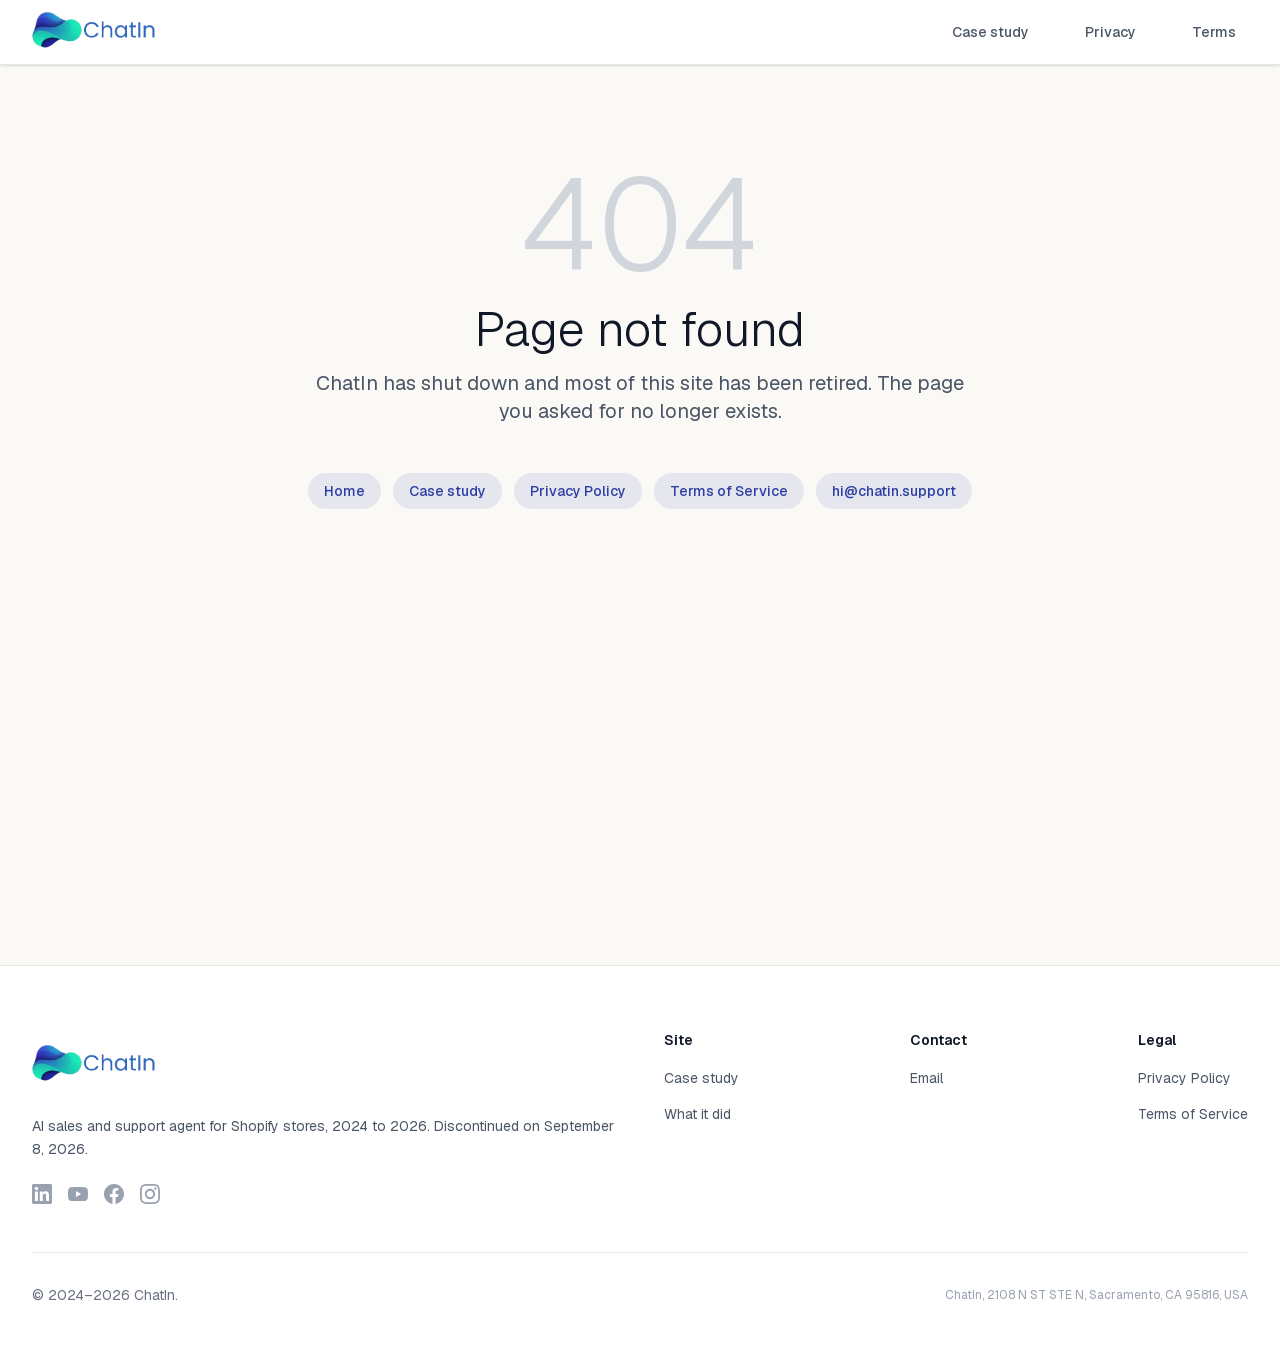
<file: 404/index.html>
<!DOCTYPE html><!--5HQrUAy12JVM506gpy5Qr--><html lang="en"><head><meta charSet="utf-8"/><meta charSet="utf-8"/><meta name="viewport" content="width=device-width, initial-scale=1, viewport-fit=cover"/><meta name="viewport" content="width=device-width, initial-scale=1, viewport-fit=cover"/><link rel="preload" href="/_next/static/media/22a5144ee8d83bca-s.p.woff2" as="font" crossorigin="" type="font/woff2"/><link rel="preload" href="/_next/static/media/7d4881bb7e1bf84d-s.p.woff2" as="font" crossorigin="" type="font/woff2"/><link rel="preload" as="image" href="/logo.png"/><link rel="preload" as="image" href="/logo-text-color-removebg-preview.png"/><link rel="stylesheet" href="/_next/static/css/a6314d4a0d16d330.css" data-precedence="next"/><link rel="preload" as="script" fetchPriority="low" href="/_next/static/chunks/webpack-580da56ca22876ab.js"/><script src="/_next/static/chunks/4bd1b696-c023c6e3521b1417.js" async=""></script><script src="/_next/static/chunks/255-dda36e826969d334.js" async=""></script><script src="/_next/static/chunks/main-app-8c2421263536167a.js" async=""></script><script src="/_next/static/chunks/511-8ee06530b5fe2818.js" async=""></script><script src="/_next/static/chunks/619-ba102abea3e3d0e4.js" async=""></script><script src="/_next/static/chunks/239-17c63ab2a4f7ef9b.js" async=""></script><script src="/_next/static/chunks/app/layout-6842a6b27ee94f34.js" async=""></script><script src="/_next/static/chunks/app/not-found-9ff43432d4224b72.js" async=""></script><link rel="preconnect" href="https://fonts.googleapis.com"/><link rel="preconnect" href="https://fonts.gstatic.com" crossorigin=""/><link rel="canonical" href="https://chatin.support"/><meta property="og:url" content="https://chatin.support"/><link rel="icon" type="image/png" href="/favicon-96x96.png?v=20260908" sizes="96x96"/><link rel="icon" type="image/svg+xml" href="/favicon.svg?v=20260908"/><link rel="shortcut icon" href="/favicon.ico?v=20260908"/><link rel="apple-touch-icon" sizes="180x180" href="/apple-touch-icon.png?v=20260908"/><link rel="manifest" href="/site.webmanifest?v=20260908"/><meta name="apple-mobile-web-app-capable" content="yes"/><meta name="apple-mobile-web-app-status-bar-style" content="black-translucent"/><meta name="robots" content="noindex"/><meta name="next-size-adjust" content=""/><meta name="theme-color" media="(prefers-color-scheme: light)" content="#ffffff"/><meta name="theme-color" media="(prefers-color-scheme: dark)" content="#0a0a0a"/><title>404 - Page Not Found | ChatIn</title><meta name="description" content="The page you are looking for could not be found."/><meta name="author" content="ChatIn Team"/><meta name="keywords" content="ChatIn,Shopify AI agent,agentic shopping,case study"/><meta name="robots" content="noindex, nofollow"/><link rel="canonical" href="https://chatin.support/"/><meta property="og:title" content="ChatIn (2024–2026) - AI sales and support agent for Shopify"/><meta property="og:description" content="ChatIn shut down on September 8, 2026. A short case study of what it was and what it did."/><meta property="og:url" content="https://chatin.support/"/><meta property="og:site_name" content="ChatIn"/><meta property="og:locale" content="en_US"/><meta property="og:image" content="https://chatin.support/og-image-2.png"/><meta property="og:image:width" content="1200"/><meta property="og:image:height" content="630"/><meta property="og:image:alt" content="ChatIn - AI Customer Support Platform"/><meta property="og:type" content="website"/><meta name="twitter:card" content="summary_large_image"/><meta name="twitter:title" content="ChatIn (2024–2026)"/><meta name="twitter:description" content="ChatIn shut down on September 8, 2026. A short case study of what it was and what it did."/><meta name="twitter:image" content="https://chatin.support/twitter-image-2.png"/><link rel="shortcut icon" href="/favicon.ico?v=20260908"/><link rel="icon" href="/favicon-96x96.png?v=20260908" sizes="96x96" type="image/png"/><link rel="icon" href="/favicon.svg?v=20260908" type="image/svg+xml"/><link rel="apple-touch-icon" href="/apple-touch-icon.png?v=20260908"/><script src="/_next/static/chunks/polyfills-42372ed130431b0a.js" noModule=""></script></head><body class="__variable_246ccd __variable_c29908 antialiased min-h-screen flex flex-col font-[family-name:var(--font-geist-sans)]"><div hidden=""><!--$--><!--/$--></div><header class="relative z-50"><nav class="sticky top-0 z-50 bg-white border-b border-gray-200 shadow-sm"><div class="max-w-7xl mx-auto px-4 sm:px-6 lg:px-8"><div class="flex justify-between items-center h-16"><a class="flex items-center space-x-2 group" href="/"><div class="block md:hidden"><img alt="ChatIn" width="40" height="40" decoding="async" data-nimg="1" class="block max-w-full h-auto" style="color:transparent;width:100%;height:auto;max-width:40px;background-size:cover;background-position:50% 50%;background-repeat:no-repeat;background-image:url(&quot;data:image/svg+xml;charset=utf-8,%3Csvg xmlns=&#x27;http://www.w3.org/2000/svg&#x27; viewBox=&#x27;0 0 40 40&#x27;%3E%3Cfilter id=&#x27;b&#x27; color-interpolation-filters=&#x27;sRGB&#x27;%3E%3CfeGaussianBlur stdDeviation=&#x27;20&#x27;/%3E%3CfeColorMatrix values=&#x27;1 0 0 0 0 0 1 0 0 0 0 0 1 0 0 0 0 0 100 -1&#x27; result=&#x27;s&#x27;/%3E%3CfeFlood x=&#x27;0&#x27; y=&#x27;0&#x27; width=&#x27;100%25&#x27; height=&#x27;100%25&#x27;/%3E%3CfeComposite operator=&#x27;out&#x27; in=&#x27;s&#x27;/%3E%3CfeComposite in2=&#x27;SourceGraphic&#x27;/%3E%3CfeGaussianBlur stdDeviation=&#x27;20&#x27;/%3E%3C/filter%3E%3Cimage width=&#x27;100%25&#x27; height=&#x27;100%25&#x27; x=&#x27;0&#x27; y=&#x27;0&#x27; preserveAspectRatio=&#x27;none&#x27; style=&#x27;filter: url(%23b);&#x27; href=&#x27;[data-uri]&#x27;/%3E%3C/svg%3E&quot;)" src="/logo.png"/></div><div class="hidden md:block"><img alt="ChatIn" width="124" height="40" decoding="async" data-nimg="1" class="block max-w-full h-auto" style="color:transparent;width:100%;height:auto;max-width:124px;background-size:cover;background-position:50% 50%;background-repeat:no-repeat;background-image:url(&quot;data:image/svg+xml;charset=utf-8,%3Csvg xmlns=&#x27;http://www.w3.org/2000/svg&#x27; viewBox=&#x27;0 0 124 40&#x27;%3E%3Cfilter id=&#x27;b&#x27; color-interpolation-filters=&#x27;sRGB&#x27;%3E%3CfeGaussianBlur stdDeviation=&#x27;20&#x27;/%3E%3CfeColorMatrix values=&#x27;1 0 0 0 0 0 1 0 0 0 0 0 1 0 0 0 0 0 100 -1&#x27; result=&#x27;s&#x27;/%3E%3CfeFlood x=&#x27;0&#x27; y=&#x27;0&#x27; width=&#x27;100%25&#x27; height=&#x27;100%25&#x27;/%3E%3CfeComposite operator=&#x27;out&#x27; in=&#x27;s&#x27;/%3E%3CfeComposite in2=&#x27;SourceGraphic&#x27;/%3E%3CfeGaussianBlur stdDeviation=&#x27;20&#x27;/%3E%3C/filter%3E%3Cimage width=&#x27;100%25&#x27; height=&#x27;100%25&#x27; x=&#x27;0&#x27; y=&#x27;0&#x27; preserveAspectRatio=&#x27;none&#x27; style=&#x27;filter: url(%23b);&#x27; href=&#x27;[data-uri]&#x27;/%3E%3C/svg%3E&quot;)" src="/logo-text-color-removebg-preview.png"/></div></a><div class="hidden md:flex items-center space-x-8"><a class="relative px-3 py-2 text-sm font-medium transition-colors text-gray-600 hover:text-gray-900" href="/#case-study">Case study</a><a class="relative px-3 py-2 text-sm font-medium transition-colors text-gray-600 hover:text-gray-900" href="/privacy/">Privacy</a><a class="relative px-3 py-2 text-sm font-medium transition-colors text-gray-600 hover:text-gray-900" href="/terms/">Terms</a></div><button class="md:hidden relative z-50 p-2 rounded-lg text-gray-600 hover:text-gray-900 hover:bg-gray-100 transition-colors" aria-label="Toggle menu"><svg class="w-6 h-6" fill="none" stroke="currentColor" viewBox="0 0 24 24"><path stroke-linecap="round" stroke-linejoin="round" stroke-width="2" d="M4 6h16M4 12h16M4 18h16"></path></svg></button></div></div></nav></header><main class="flex-1"><div class="w-full min-h-screen" style="background-color:#FBF9F6"><section class="py-24 px-8 w-full"><div class="max-w-7xl mx-auto text-center"><h1 class="text-6xl lg:text-9xl font-light text-gray-300 mb-4">404</h1><h2 class="text-4xl lg:text-5xl font-light text-gray-900 mb-4">Page not found</h2><p class="text-xl text-gray-600 max-w-2xl mx-auto">ChatIn has shut down and most of this site has been retired. The page you asked for no longer exists.</p><div class="mt-12 flex flex-wrap justify-center gap-3"><a class="px-4 py-2 text-sm font-medium text-purple-brand-start bg-purple-brand-start/10 rounded-full hover:bg-purple-brand-start/20 transition-all duration-200" href="/">Home</a><a class="px-4 py-2 text-sm font-medium text-purple-brand-start bg-purple-brand-start/10 rounded-full hover:bg-purple-brand-start/20 transition-all duration-200" href="/#case-study">Case study</a><a class="px-4 py-2 text-sm font-medium text-purple-brand-start bg-purple-brand-start/10 rounded-full hover:bg-purple-brand-start/20 transition-all duration-200" href="/privacy/">Privacy Policy</a><a class="px-4 py-2 text-sm font-medium text-purple-brand-start bg-purple-brand-start/10 rounded-full hover:bg-purple-brand-start/20 transition-all duration-200" href="/terms/">Terms of Service</a><a href="mailto:hi@chatin.support" class="px-4 py-2 text-sm font-medium text-purple-brand-start bg-purple-brand-start/10 rounded-full hover:bg-purple-brand-start/20 transition-all duration-200">hi@chatin.support</a></div></div></section></div><!--$--><!--/$--></main><footer class="relative z-10"><footer class="bg-white border-t border-gray-200"><div class="max-w-7xl mx-auto px-8 py-16"><div class="flex flex-col sm:flex-row gap-12"><div class="w-full sm:w-1/2"><a class="inline-block mb-2" href="/"><img alt="ChatIn" width="124" height="40" decoding="async" data-nimg="1" class="block max-w-full h-auto" style="color:transparent;width:100%;height:auto;max-width:124px;background-size:cover;background-position:50% 50%;background-repeat:no-repeat;background-image:url(&quot;data:image/svg+xml;charset=utf-8,%3Csvg xmlns=&#x27;http://www.w3.org/2000/svg&#x27; viewBox=&#x27;0 0 124 40&#x27;%3E%3Cfilter id=&#x27;b&#x27; color-interpolation-filters=&#x27;sRGB&#x27;%3E%3CfeGaussianBlur stdDeviation=&#x27;20&#x27;/%3E%3CfeColorMatrix values=&#x27;1 0 0 0 0 0 1 0 0 0 0 0 1 0 0 0 0 0 100 -1&#x27; result=&#x27;s&#x27;/%3E%3CfeFlood x=&#x27;0&#x27; y=&#x27;0&#x27; width=&#x27;100%25&#x27; height=&#x27;100%25&#x27;/%3E%3CfeComposite operator=&#x27;out&#x27; in=&#x27;s&#x27;/%3E%3CfeComposite in2=&#x27;SourceGraphic&#x27;/%3E%3CfeGaussianBlur stdDeviation=&#x27;20&#x27;/%3E%3C/filter%3E%3Cimage width=&#x27;100%25&#x27; height=&#x27;100%25&#x27; x=&#x27;0&#x27; y=&#x27;0&#x27; preserveAspectRatio=&#x27;none&#x27; style=&#x27;filter: url(%23b);&#x27; href=&#x27;[data-uri]&#x27;/%3E%3C/svg%3E&quot;)" src="/logo-text-color-removebg-preview.png"/></a><p class="text-gray-600 text-sm leading-relaxed mb-6">AI sales and support agent for Shopify stores, 2024 to 2026. Discontinued on September 8, 2026.</p><div class="flex space-x-4"><a href="http://linkedin.com/company/chatin-ai-support-agent" target="_blank" rel="noopener noreferrer" class="text-gray-400 hover:text-gray-600 transition-colors" aria-label="LinkedIn"><svg class="w-5 h-5" fill="currentColor" viewBox="0 0 24 24"><path d="M20.447 20.452h-3.554v-5.569c0-1.328-.027-3.037-1.852-3.037-1.853 0-2.136 1.445-2.136 2.939v5.667H9.351V9h3.414v1.561h.046c.477-.9 1.637-1.85 3.37-1.85 3.601 0 4.267 2.37 4.267 5.455v6.286zM5.337 7.433c-1.144 0-2.063-.926-2.063-2.065 0-1.138.92-2.063 2.063-2.063 1.14 0 2.064.925 2.064 2.063 0 1.139-.925 2.065-2.064 2.065zm1.782 13.019H3.555V9h3.564v11.452zM22.225 0H1.771C.792 0 0 .774 0 1.729v20.542C0 23.227.792 24 1.771 24h20.451C23.2 24 24 23.227 24 22.271V1.729C24 .774 23.2 0 22.222 0h.003z"></path></svg></a><a href="https://www.youtube.com/@ChatInSupport" target="_blank" rel="noopener noreferrer" class="text-gray-400 hover:text-gray-600 transition-colors" aria-label="YouTube"><svg class="w-5 h-5" fill="currentColor" viewBox="0 0 24 24"><path d="M23.498 6.186a3.016 3.016 0 0 0-2.122-2.136C19.505 3.545 12 3.545 12 3.545s-7.505 0-9.377.505A3.017 3.017 0 0 0 .502 6.186C0 8.07 0 12 0 12s0 3.93.502 5.814a3.016 3.016 0 0 0 2.122 2.136c1.871.505 9.376.505 9.376.505s7.505 0 9.377-.505a3.015 3.015 0 0 0 2.122-2.136C24 15.93 24 12 24 12s0-3.93-.502-5.814zM9.545 15.568V8.432L15.818 12l-6.273 3.568z"></path></svg></a><a href="https://www.facebook.com/profile.php?id=61577966382536" target="_blank" rel="noopener noreferrer" class="text-gray-400 hover:text-gray-600 transition-colors" aria-label="Facebook"><svg class="w-5 h-5" fill="currentColor" viewBox="0 0 24 24"><path d="M24 12.073c0-6.627-5.373-12-12-12s-12 5.373-12 12c0 5.99 4.388 10.954 10.125 11.854v-8.385H7.078v-3.47h3.047V9.43c0-3.007 1.792-4.669 4.533-4.669 1.312 0 2.686.235 2.686.235v2.953H15.83c-1.491 0-1.956.925-1.956 1.874v2.25h3.328l-.532 3.47h-2.796v8.385C19.612 23.027 24 18.062 24 12.073z"></path></svg></a><a href="https://www.instagram.com/chatinsupport" target="_blank" rel="noopener noreferrer" class="text-gray-400 hover:text-gray-600 transition-colors" aria-label="Instagram"><svg class="w-5 h-5" fill="currentColor" viewBox="0 0 24 24"><path d="M12 2.163c3.204 0 3.584.012 4.85.07 3.252.148 4.771 1.691 4.919 4.919.058 1.265.069 1.645.069 4.849 0 3.205-.012 3.584-.069 4.849-.149 3.225-1.664 4.771-4.919 4.919-1.266.058-1.644.07-4.85.07-3.204 0-3.584-.012-4.849-.07-3.26-.149-4.771-1.699-4.919-4.92-.058-1.265-.07-1.644-.07-4.849 0-3.204.013-3.583.07-4.849.149-3.227 1.664-4.771 4.919-4.919 1.266-.057 1.645-.069 4.849-.069zm0-2.163c-3.259 0-3.667.014-4.947.072-4.358.2-6.78 2.618-6.98 6.98-.059 1.281-.073 1.689-.073 4.948 0 3.259.014 3.668.072 4.948.2 4.358 2.618 6.78 6.98 6.98 1.281.058 1.689.072 4.948.072 3.259 0 3.668-.014 4.948-.072 4.354-.2 6.782-2.618 6.979-6.98.059-1.28.073-1.689.073-4.948 0-3.259-.014-3.667-.072-4.947-.196-4.354-2.617-6.78-6.979-6.98-1.281-.059-1.69-.073-4.949-.073zm0 5.838c-3.403 0-6.162 2.759-6.162 6.162s2.759 6.163 6.162 6.163 6.162-2.759 6.162-6.163c0-3.403-2.759-6.162-6.162-6.162zm0 10.162c-2.209 0-4-1.79-4-4 0-2.209 1.791-4 4-4s4 1.791 4 4c0 2.21-1.791 4-4 4zm6.406-11.845c-.796 0-1.441.645-1.441 1.44s.645 1.44 1.441 1.44c.795 0 1.439-.645 1.439-1.44s-.644-1.44-1.439-1.44z"></path></svg></a></div></div><div class="w-full sm:w-1/2"><div class="flex flex-row items-start justify-between gap-8 sm:gap-12"><div><h3 class="text-sm font-semibold text-gray-900 mb-4">Site</h3><ul class="space-y-3"><li><a class="text-sm text-gray-600 hover:text-gray-900 transition-colors" href="/#case-study">Case study</a></li><li><a class="text-sm text-gray-600 hover:text-gray-900 transition-colors" href="/#features">What it did</a></li></ul></div><div><h3 class="text-sm font-semibold text-gray-900 mb-4">Contact</h3><ul class="space-y-3"><li><a class="text-sm text-gray-600 hover:text-gray-900 transition-colors" href="mailto:hi@chatin.support">Email</a></li></ul></div><div><h3 class="text-sm font-semibold text-gray-900 mb-4">Legal</h3><ul class="space-y-3"><li><a class="text-sm text-gray-600 hover:text-gray-900 transition-colors" href="/privacy/">Privacy Policy</a></li><li><a class="text-sm text-gray-600 hover:text-gray-900 transition-colors" href="/terms/">Terms of Service</a></li></ul></div></div></div></div><div class="mt-12 pt-8 border-t border-gray-200 flex flex-col md:flex-row justify-between items-center"><p class="text-sm text-gray-500 mb-4 md:mb-0">© 2024–<!-- --> ChatIn.</p><address class="not-italic text-xs text-gray-400 mb-4 md:mb-0 leading-snug">ChatIn, 2108 N ST STE N, Sacramento, CA 95816, USA</address></div></div></footer></footer><script src="/_next/static/chunks/webpack-580da56ca22876ab.js" id="_R_" async=""></script><script>(self.__next_f=self.__next_f||[]).push([0])</script><script>self.__next_f.push([1,"1:\"$Sreact.fragment\"\n2:I[9326,[\"511\",\"static/chunks/511-8ee06530b5fe2818.js\",\"619\",\"static/chunks/619-ba102abea3e3d0e4.js\",\"239\",\"static/chunks/239-17c63ab2a4f7ef9b.js\",\"177\",\"static/chunks/app/layout-6842a6b27ee94f34.js\"],\"default\"]\n3:I[3161,[\"511\",\"static/chunks/511-8ee06530b5fe2818.js\",\"619\",\"static/chunks/619-ba102abea3e3d0e4.js\",\"239\",\"static/chunks/239-17c63ab2a4f7ef9b.js\",\"177\",\"static/chunks/app/layout-6842a6b27ee94f34.js\"],\"default\"]\n4:I[9766,[],\"\"]\n5:I[8924,[],\"\"]\n6:I[2619,[\"619\",\"static/chunks/619-ba102abea3e3d0e4.js\",\"345\",\"static/chunks/app/not-found-9ff43432d4224b72.js\"],\"\"]\n7:I[8594,[\"511\",\"static/chunks/511-8ee06530b5fe2818.js\",\"619\",\"static/chunks/619-ba102abea3e3d0e4.js\",\"239\",\"static/chunks/239-17c63ab2a4f7ef9b.js\",\"177\",\"static/chunks/app/layout-6842a6b27ee94f34.js\"],\"default\"]\nb:I[7150,[],\"\"]\n:HL[\"/_next/static/media/22a5144ee8d83bca-s.p.woff2\",\"font\",{\"crossOrigin\":\"\",\"type\":\"font/woff2\"}]\n:HL[\"/_next/static/media/7d4881bb7e1bf84d-s.p.woff2\",\"font\",{\"crossOrigin\":\"\",\"type\":\"font/woff2\"}]\n:HL[\"/_next/static/css/a6314d4a0d16d330.css\",\"style\"]\n"])</script><script>self.__next_f.push([1,"0:{\"P\":null,\"b\":\"5HQrUAy12JVM506gpy5Qr\",\"p\":\"\",\"c\":[\"\",\"_not-found\",\"\"],\"i\":false,\"f\":[[[\"\",{\"children\":[\"/_not-found\",{\"children\":[\"__PAGE__\",{}]}]},\"$undefined\",\"$undefined\",true],[\"\",[\"$\",\"$1\",\"c\",{\"children\":[[[\"$\",\"link\",\"0\",{\"rel\":\"stylesheet\",\"href\":\"/_next/static/css/a6314d4a0d16d330.css\",\"precedence\":\"next\",\"crossOrigin\":\"$undefined\",\"nonce\":\"$undefined\"}]],[\"$\",\"html\",null,{\"lang\":\"en\",\"children\":[[\"$\",\"head\",null,{\"children\":[[\"$\",\"meta\",null,{\"charSet\":\"utf-8\"}],[\"$\",\"link\",null,{\"rel\":\"preconnect\",\"href\":\"https://fonts.googleapis.com\"}],[\"$\",\"link\",null,{\"rel\":\"preconnect\",\"href\":\"https://fonts.gstatic.com\",\"crossOrigin\":\"\"}],[\"$\",\"link\",null,{\"rel\":\"canonical\",\"href\":\"https://chatin.support\"}],[\"$\",\"meta\",null,{\"property\":\"og:url\",\"content\":\"https://chatin.support\"}],[\"$\",\"link\",null,{\"rel\":\"icon\",\"type\":\"image/png\",\"href\":\"/favicon-96x96.png?v=20260908\",\"sizes\":\"96x96\"}],[\"$\",\"link\",null,{\"rel\":\"icon\",\"type\":\"image/svg+xml\",\"href\":\"/favicon.svg?v=20260908\"}],[\"$\",\"link\",null,{\"rel\":\"shortcut icon\",\"href\":\"/favicon.ico?v=20260908\"}],[\"$\",\"link\",null,{\"rel\":\"apple-touch-icon\",\"sizes\":\"180x180\",\"href\":\"/apple-touch-icon.png?v=20260908\"}],[\"$\",\"link\",null,{\"rel\":\"manifest\",\"href\":\"/site.webmanifest?v=20260908\"}],[\"$\",\"meta\",null,{\"name\":\"viewport\",\"content\":\"width=device-width, initial-scale=1, viewport-fit=cover\"}],[\"$\",\"meta\",null,{\"name\":\"apple-mobile-web-app-capable\",\"content\":\"yes\"}],[\"$\",\"meta\",null,{\"name\":\"apple-mobile-web-app-status-bar-style\",\"content\":\"black-translucent\"}]]}],[\"$\",\"body\",null,{\"className\":\"__variable_246ccd __variable_c29908 antialiased min-h-screen flex flex-col font-[family-name:var(--font-geist-sans)]\",\"children\":[[\"$\",\"$L2\",null,{}],[\"$\",\"header\",null,{\"className\":\"relative z-50\",\"children\":[\"$\",\"$L3\",null,{}]}],[\"$\",\"main\",null,{\"className\":\"flex-1\",\"children\":[\"$\",\"$L4\",null,{\"parallelRouterKey\":\"children\",\"error\":\"$undefined\",\"errorStyles\":\"$undefined\",\"errorScripts\":\"$undefined\",\"template\":[\"$\",\"$L5\",null,{}],\"templateStyles\":\"$undefined\",\"templateScripts\":\"$undefined\",\"notFound\":[[\"$\",\"div\",null,{\"className\":\"w-full min-h-screen\",\"style\":{\"backgroundColor\":\"#FBF9F6\"},\"children\":[\"$\",\"section\",null,{\"className\":\"py-24 px-8 w-full\",\"children\":[\"$\",\"div\",null,{\"className\":\"max-w-7xl mx-auto text-center\",\"children\":[[\"$\",\"h1\",null,{\"className\":\"text-6xl lg:text-9xl font-light text-gray-300 mb-4\",\"children\":\"404\"}],[\"$\",\"h2\",null,{\"className\":\"text-4xl lg:text-5xl font-light text-gray-900 mb-4\",\"children\":\"Page not found\"}],[\"$\",\"p\",null,{\"className\":\"text-xl text-gray-600 max-w-2xl mx-auto\",\"children\":\"ChatIn has shut down and most of this site has been retired. The page you asked for no longer exists.\"}],[\"$\",\"div\",null,{\"className\":\"mt-12 flex flex-wrap justify-center gap-3\",\"children\":[[[\"$\",\"$L6\",\"/\",{\"href\":\"/\",\"className\":\"px-4 py-2 text-sm font-medium text-purple-brand-start bg-purple-brand-start/10 rounded-full hover:bg-purple-brand-start/20 transition-all duration-200\",\"children\":\"Home\"}],[\"$\",\"$L6\",\"/#case-study\",{\"href\":\"/#case-study\",\"className\":\"px-4 py-2 text-sm font-medium text-purple-brand-start bg-purple-brand-start/10 rounded-full hover:bg-purple-brand-start/20 transition-all duration-200\",\"children\":\"Case study\"}],[\"$\",\"$L6\",\"/privacy/\",{\"href\":\"/privacy/\",\"className\":\"px-4 py-2 text-sm font-medium text-purple-brand-start bg-purple-brand-start/10 rounded-full hover:bg-purple-brand-start/20 transition-all duration-200\",\"children\":\"Privacy Policy\"}],[\"$\",\"$L6\",\"/terms/\",{\"href\":\"/terms/\",\"className\":\"px-4 py-2 text-sm font-medium text-purple-brand-start bg-purple-brand-start/10 rounded-full hover:bg-purple-brand-start/20 transition-all duration-200\",\"children\":\"Terms of Service\"}]],[\"$\",\"a\",null,{\"href\":\"mailto:hi@chatin.support\",\"className\":\"px-4 py-2 text-sm font-medium text-purple-brand-start bg-purple-brand-start/10 rounded-full hover:bg-purple-brand-start/20 transition-all duration-200\",\"children\":\"hi@chatin.support\"}]]}]]}]}]}],[]],\"forbidden\":\"$undefined\",\"unauthorized\":\"$undefined\"}]}],[\"$\",\"footer\",null,{\"className\":\"relative z-10\",\"children\":[\"$\",\"$L7\",null,{}]}]]}]]}]]}],{\"children\":[\"/_not-found\",[\"$\",\"$1\",\"c\",{\"children\":[null,[\"$\",\"$L4\",null,{\"parallelRouterKey\":\"children\",\"error\":\"$undefined\",\"errorStyles\":\"$undefined\",\"errorScripts\":\"$undefined\",\"template\":[\"$\",\"$L5\",null,{}],\"templateStyles\":\"$undefined\",\"templateScripts\":\"$undefined\",\"notFound\":\"$undefined\",\"forbidden\":\"$undefined\",\"unauthorized\":\"$undefined\"}]]}],{\"children\":[\"__PAGE__\",[\"$\",\"$1\",\"c\",{\"children\":[[\"$\",\"div\",null,{\"className\":\"w-full min-h-screen\",\"style\":{\"backgroundColor\":\"#FBF9F6\"},\"children\":\"$L8\"}],null,\"$L9\"]}],{},null,false]},null,false]},null,false],\"$La\",false]],\"m\":\"$undefined\",\"G\":[\"$b\",[]],\"s\":false,\"S\":true}\n"])</script><script>self.__next_f.push([1,"c:I[4431,[],\"OutletBoundary\"]\ne:I[5278,[],\"AsyncMetadataOutlet\"]\n10:I[4431,[],\"ViewportBoundary\"]\n12:I[4431,[],\"MetadataBoundary\"]\n13:\"$Sreact.suspense\"\n"])</script><script>self.__next_f.push([1,"8:[\"$\",\"section\",null,{\"className\":\"py-24 px-8 w-full\",\"children\":[\"$\",\"div\",null,{\"className\":\"max-w-7xl mx-auto text-center\",\"children\":[[\"$\",\"h1\",null,{\"className\":\"text-6xl lg:text-9xl font-light text-gray-300 mb-4\",\"children\":\"404\"}],[\"$\",\"h2\",null,{\"className\":\"text-4xl lg:text-5xl font-light text-gray-900 mb-4\",\"children\":\"Page not found\"}],[\"$\",\"p\",null,{\"className\":\"text-xl text-gray-600 max-w-2xl mx-auto\",\"children\":\"ChatIn has shut down and most of this site has been retired. The page you asked for no longer exists.\"}],[\"$\",\"div\",null,{\"className\":\"mt-12 flex flex-wrap justify-center gap-3\",\"children\":[[[\"$\",\"$L6\",\"/\",{\"href\":\"/\",\"className\":\"px-4 py-2 text-sm font-medium text-purple-brand-start bg-purple-brand-start/10 rounded-full hover:bg-purple-brand-start/20 transition-all duration-200\",\"children\":\"Home\"}],[\"$\",\"$L6\",\"/#case-study\",{\"href\":\"/#case-study\",\"className\":\"px-4 py-2 text-sm font-medium text-purple-brand-start bg-purple-brand-start/10 rounded-full hover:bg-purple-brand-start/20 transition-all duration-200\",\"children\":\"Case study\"}],[\"$\",\"$L6\",\"/privacy/\",{\"href\":\"/privacy/\",\"className\":\"px-4 py-2 text-sm font-medium text-purple-brand-start bg-purple-brand-start/10 rounded-full hover:bg-purple-brand-start/20 transition-all duration-200\",\"children\":\"Privacy Policy\"}],[\"$\",\"$L6\",\"/terms/\",{\"href\":\"/terms/\",\"className\":\"px-4 py-2 text-sm font-medium text-purple-brand-start bg-purple-brand-start/10 rounded-full hover:bg-purple-brand-start/20 transition-all duration-200\",\"children\":\"Terms of Service\"}]],[\"$\",\"a\",null,{\"href\":\"mailto:hi@chatin.support\",\"className\":\"px-4 py-2 text-sm font-medium text-purple-brand-start bg-purple-brand-start/10 rounded-full hover:bg-purple-brand-start/20 transition-all duration-200\",\"children\":\"hi@chatin.support\"}]]}]]}]}]\n"])</script><script>self.__next_f.push([1,"9:[\"$\",\"$Lc\",null,{\"children\":[\"$Ld\",[\"$\",\"$Le\",null,{\"promise\":\"$@f\"}]]}]\na:[\"$\",\"$1\",\"h\",{\"children\":[[\"$\",\"meta\",null,{\"name\":\"robots\",\"content\":\"noindex\"}],[[\"$\",\"$L10\",null,{\"children\":\"$L11\"}],[\"$\",\"meta\",null,{\"name\":\"next-size-adjust\",\"content\":\"\"}]],[\"$\",\"$L12\",null,{\"children\":[\"$\",\"div\",null,{\"hidden\":true,\"children\":[\"$\",\"$13\",null,{\"fallback\":null,\"children\":\"$L14\"}]}]}]]}]\n"])</script><script>self.__next_f.push([1,"11:[[\"$\",\"meta\",\"0\",{\"charSet\":\"utf-8\"}],[\"$\",\"meta\",\"1\",{\"name\":\"viewport\",\"content\":\"width=device-width, initial-scale=1, viewport-fit=cover\"}],[\"$\",\"meta\",\"2\",{\"name\":\"theme-color\",\"media\":\"(prefers-color-scheme: light)\",\"content\":\"#ffffff\"}],[\"$\",\"meta\",\"3\",{\"name\":\"theme-color\",\"media\":\"(prefers-color-scheme: dark)\",\"content\":\"#0a0a0a\"}]]\nd:null\n"])</script><script>self.__next_f.push([1,"15:I[622,[],\"IconMark\"]\n"])</script><script>self.__next_f.push([1,"f:{\"metadata\":[[\"$\",\"title\",\"0\",{\"children\":\"404 - Page Not Found | ChatIn\"}],[\"$\",\"meta\",\"1\",{\"name\":\"description\",\"content\":\"The page you are looking for could not be found.\"}],[\"$\",\"meta\",\"2\",{\"name\":\"author\",\"content\":\"ChatIn Team\"}],[\"$\",\"meta\",\"3\",{\"name\":\"keywords\",\"content\":\"ChatIn,Shopify AI agent,agentic shopping,case study\"}],[\"$\",\"meta\",\"4\",{\"name\":\"robots\",\"content\":\"noindex, nofollow\"}],[\"$\",\"link\",\"5\",{\"rel\":\"canonical\",\"href\":\"https://chatin.support/\"}],[\"$\",\"meta\",\"6\",{\"property\":\"og:title\",\"content\":\"ChatIn (2024–2026) - AI sales and support agent for Shopify\"}],[\"$\",\"meta\",\"7\",{\"property\":\"og:description\",\"content\":\"ChatIn shut down on September 8, 2026. A short case study of what it was and what it did.\"}],[\"$\",\"meta\",\"8\",{\"property\":\"og:url\",\"content\":\"https://chatin.support/\"}],[\"$\",\"meta\",\"9\",{\"property\":\"og:site_name\",\"content\":\"ChatIn\"}],[\"$\",\"meta\",\"10\",{\"property\":\"og:locale\",\"content\":\"en_US\"}],[\"$\",\"meta\",\"11\",{\"property\":\"og:image\",\"content\":\"https://chatin.support/og-image-2.png\"}],[\"$\",\"meta\",\"12\",{\"property\":\"og:image:width\",\"content\":\"1200\"}],[\"$\",\"meta\",\"13\",{\"property\":\"og:image:height\",\"content\":\"630\"}],[\"$\",\"meta\",\"14\",{\"property\":\"og:image:alt\",\"content\":\"ChatIn - AI Customer Support Platform\"}],[\"$\",\"meta\",\"15\",{\"property\":\"og:type\",\"content\":\"website\"}],[\"$\",\"meta\",\"16\",{\"name\":\"twitter:card\",\"content\":\"summary_large_image\"}],[\"$\",\"meta\",\"17\",{\"name\":\"twitter:title\",\"content\":\"ChatIn (2024–2026)\"}],[\"$\",\"meta\",\"18\",{\"name\":\"twitter:description\",\"content\":\"ChatIn shut down on September 8, 2026. A short case study of what it was and what it did.\"}],[\"$\",\"meta\",\"19\",{\"name\":\"twitter:image\",\"content\":\"https://chatin.support/twitter-image-2.png\"}],[\"$\",\"link\",\"20\",{\"rel\":\"shortcut icon\",\"href\":\"/favicon.ico?v=20260908\"}],[\"$\",\"link\",\"21\",{\"rel\":\"icon\",\"href\":\"/favicon-96x96.png?v=20260908\",\"sizes\":\"96x96\",\"type\":\"image/png\"}],[\"$\",\"link\",\"22\",{\"rel\":\"icon\",\"href\":\"/favicon.svg?v=20260908\",\"type\":\"image/svg+xml\"}],[\"$\",\"link\",\"23\",{\"rel\":\"apple-touch-icon\",\"href\":\"/apple-touch-icon.png?v=20260908\"}],[\"$\",\"$L15\",\"24\",{}]],\"error\":null,\"digest\":\"$undefined\"}\n"])</script><script>self.__next_f.push([1,"14:\"$f:metadata\"\n"])</script></body></html>
</file>
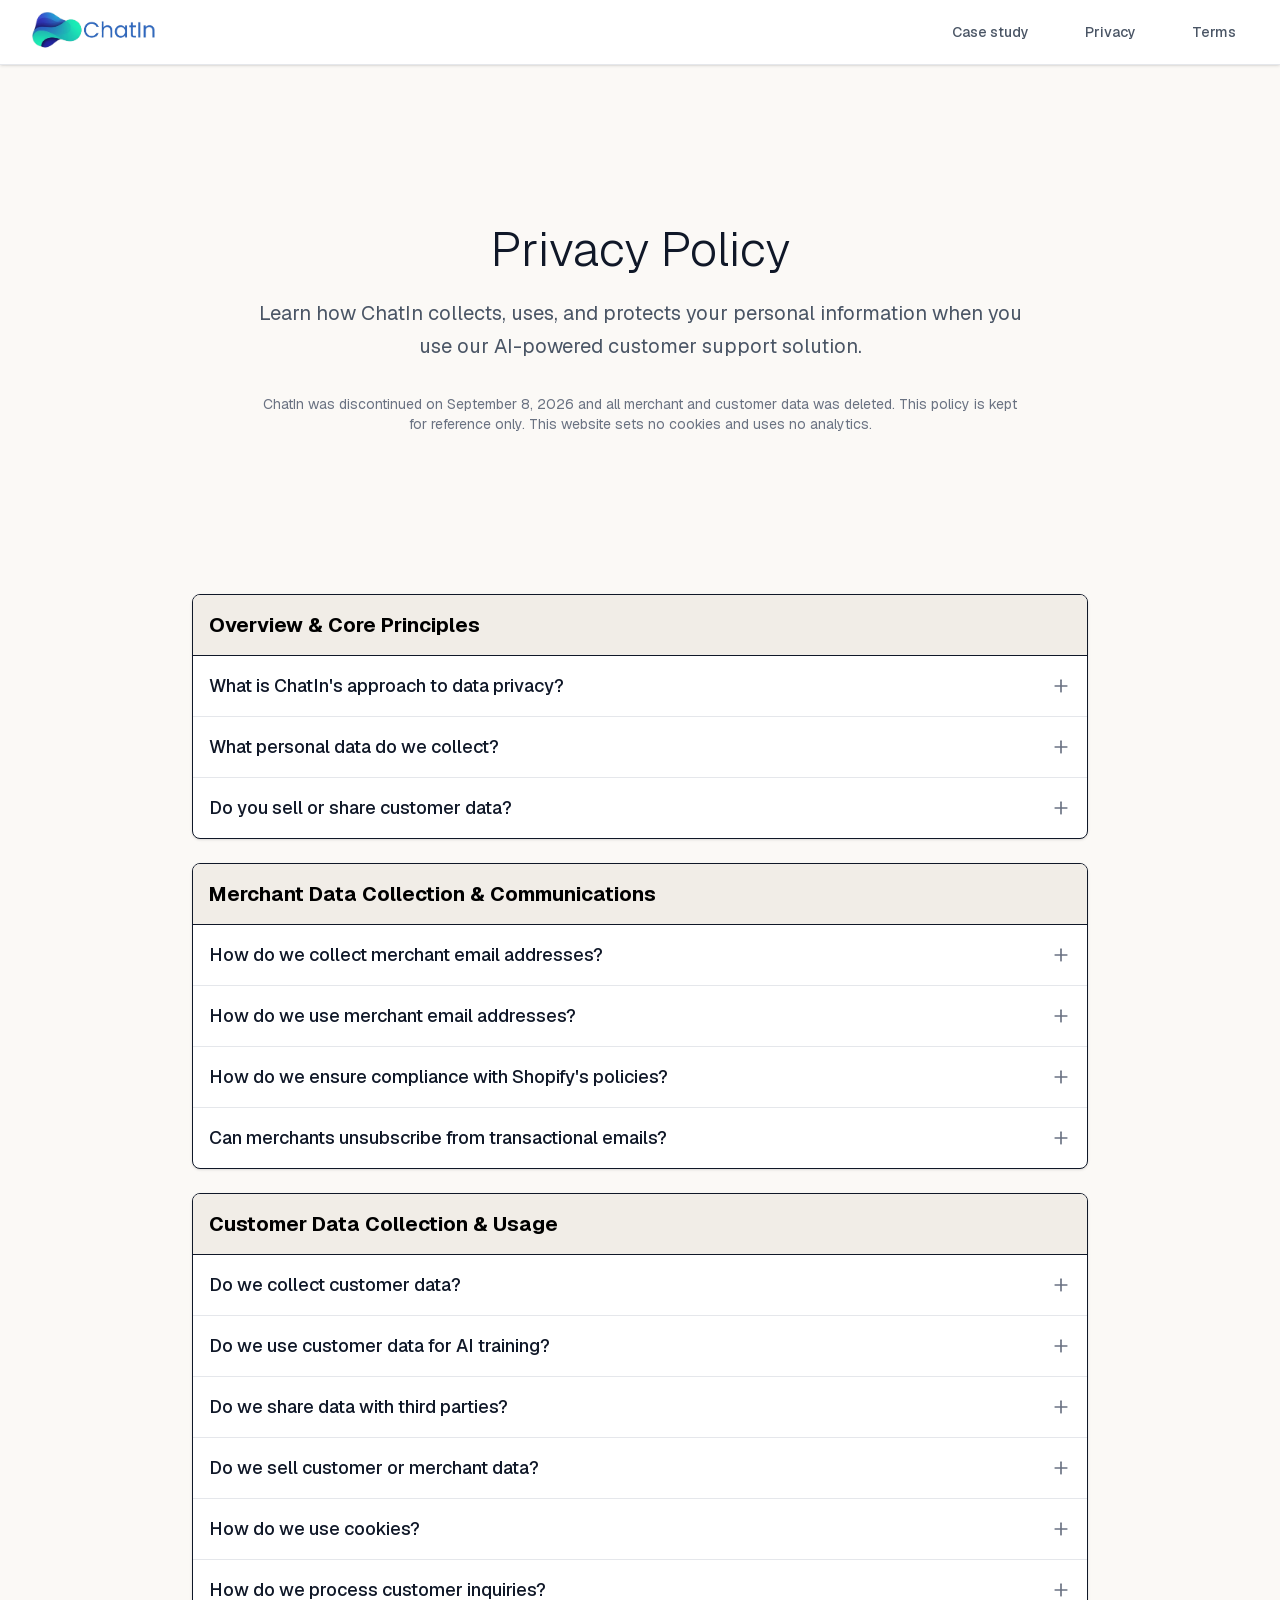
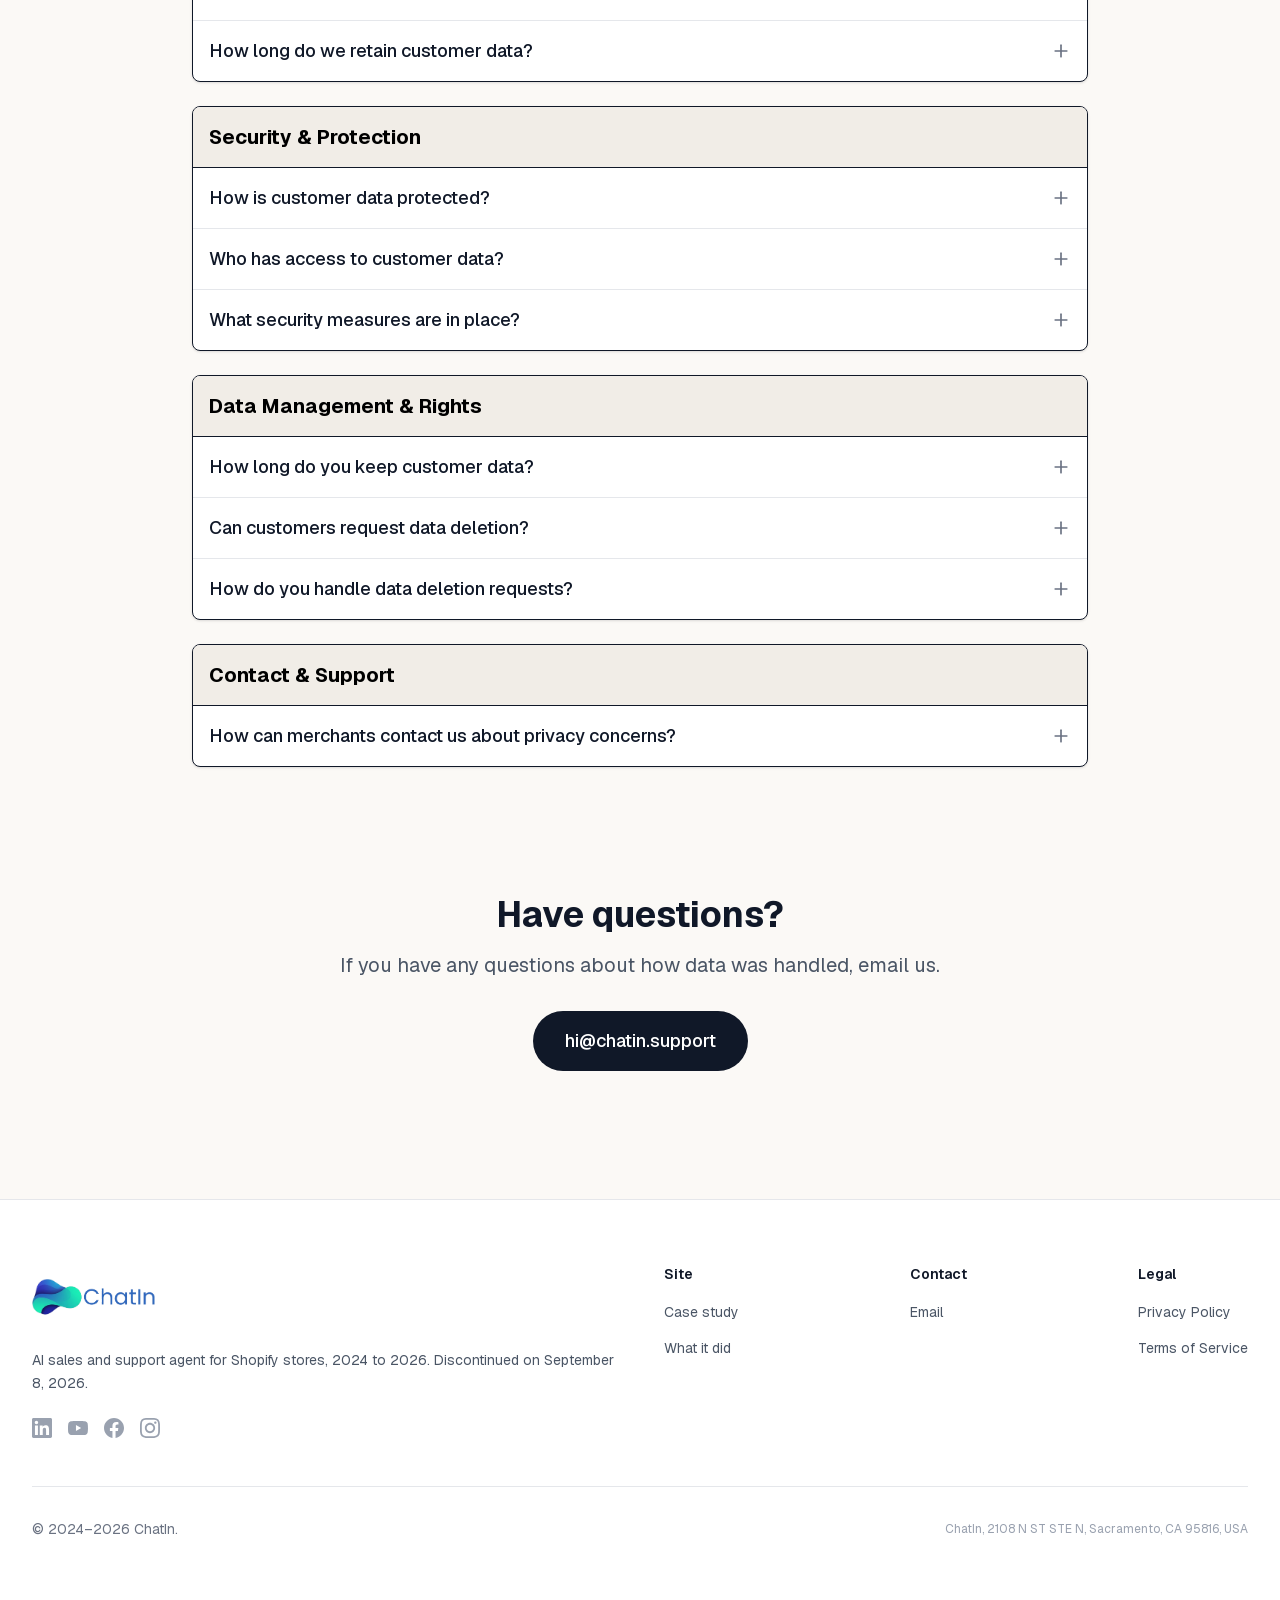
<file: privacy/index.html>
<!DOCTYPE html><!--5HQrUAy12JVM506gpy5Qr--><html lang="en"><head><meta charSet="utf-8"/><meta charSet="utf-8"/><meta name="viewport" content="width=device-width, initial-scale=1, viewport-fit=cover"/><meta name="viewport" content="width=device-width, initial-scale=1, viewport-fit=cover"/><link rel="preload" href="/_next/static/media/22a5144ee8d83bca-s.p.woff2" as="font" crossorigin="" type="font/woff2"/><link rel="preload" href="/_next/static/media/7d4881bb7e1bf84d-s.p.woff2" as="font" crossorigin="" type="font/woff2"/><link rel="preload" as="image" href="/logo.png"/><link rel="preload" as="image" href="/logo-text-color-removebg-preview.png"/><link rel="stylesheet" href="/_next/static/css/a6314d4a0d16d330.css" data-precedence="next"/><link rel="preload" as="script" fetchPriority="low" href="/_next/static/chunks/webpack-580da56ca22876ab.js"/><script src="/_next/static/chunks/4bd1b696-c023c6e3521b1417.js" async=""></script><script src="/_next/static/chunks/255-dda36e826969d334.js" async=""></script><script src="/_next/static/chunks/main-app-8c2421263536167a.js" async=""></script><script src="/_next/static/chunks/511-8ee06530b5fe2818.js" async=""></script><script src="/_next/static/chunks/619-ba102abea3e3d0e4.js" async=""></script><script src="/_next/static/chunks/239-17c63ab2a4f7ef9b.js" async=""></script><script src="/_next/static/chunks/app/layout-6842a6b27ee94f34.js" async=""></script><script src="/_next/static/chunks/app/not-found-9ff43432d4224b72.js" async=""></script><script src="/_next/static/chunks/app/privacy/page-dc41b1f193ff6ca8.js" async=""></script><link rel="preconnect" href="https://fonts.googleapis.com"/><link rel="preconnect" href="https://fonts.gstatic.com" crossorigin=""/><link rel="canonical" href="https://chatin.support"/><meta property="og:url" content="https://chatin.support"/><link rel="icon" type="image/png" href="/favicon-96x96.png?v=20260908" sizes="96x96"/><link rel="icon" type="image/svg+xml" href="/favicon.svg?v=20260908"/><link rel="shortcut icon" href="/favicon.ico?v=20260908"/><link rel="apple-touch-icon" sizes="180x180" href="/apple-touch-icon.png?v=20260908"/><link rel="manifest" href="/site.webmanifest?v=20260908"/><meta name="apple-mobile-web-app-capable" content="yes"/><meta name="apple-mobile-web-app-status-bar-style" content="black-translucent"/><meta name="next-size-adjust" content=""/><meta name="theme-color" media="(prefers-color-scheme: light)" content="#ffffff"/><meta name="theme-color" media="(prefers-color-scheme: dark)" content="#0a0a0a"/><title>Privacy Policy | ChatIn Support</title><meta name="description" content="Learn how ChatIn collects, uses, and protects your data in our privacy policy."/><meta name="author" content="ChatIn Team"/><meta name="keywords" content="ChatIn,Shopify AI agent,agentic shopping,case study"/><meta name="robots" content="index, follow"/><meta name="googlebot" content="index, follow, max-video-preview:-1, max-image-preview:large, max-snippet:-1"/><link rel="canonical" href="https://chatin.support/privacy/"/><meta property="og:title" content="Privacy Policy | ChatIn Support"/><meta property="og:description" content="Learn how ChatIn collects, uses, and protects your data in our privacy policy."/><meta property="og:url" content="https://chatin.support/privacy/"/><meta property="og:site_name" content="ChatIn"/><meta property="og:image" content="https://chatin.support/og-image-2.png"/><meta property="og:image:width" content="1200"/><meta property="og:image:height" content="630"/><meta property="og:image:alt" content="ChatIn Privacy Policy"/><meta name="twitter:card" content="summary_large_image"/><meta name="twitter:title" content="Privacy Policy | ChatIn Support"/><meta name="twitter:description" content="Learn how ChatIn collects, uses, and protects your data in our privacy policy."/><meta name="twitter:image" content="https://chatin.support/twitter-image-2.png"/><link rel="shortcut icon" href="/favicon.ico?v=20260908"/><link rel="icon" href="/favicon-96x96.png?v=20260908" sizes="96x96" type="image/png"/><link rel="icon" href="/favicon.svg?v=20260908" type="image/svg+xml"/><link rel="apple-touch-icon" href="/apple-touch-icon.png?v=20260908"/><script src="/_next/static/chunks/polyfills-42372ed130431b0a.js" noModule=""></script></head><body class="__variable_246ccd __variable_c29908 antialiased min-h-screen flex flex-col font-[family-name:var(--font-geist-sans)]"><div hidden=""><!--$--><!--/$--></div><header class="relative z-50"><nav class="sticky top-0 z-50 bg-white border-b border-gray-200 shadow-sm"><div class="max-w-7xl mx-auto px-4 sm:px-6 lg:px-8"><div class="flex justify-between items-center h-16"><a class="flex items-center space-x-2 group" href="/"><div class="block md:hidden"><img alt="ChatIn" width="40" height="40" decoding="async" data-nimg="1" class="block max-w-full h-auto" style="color:transparent;width:100%;height:auto;max-width:40px;background-size:cover;background-position:50% 50%;background-repeat:no-repeat;background-image:url(&quot;data:image/svg+xml;charset=utf-8,%3Csvg xmlns=&#x27;http://www.w3.org/2000/svg&#x27; viewBox=&#x27;0 0 40 40&#x27;%3E%3Cfilter id=&#x27;b&#x27; color-interpolation-filters=&#x27;sRGB&#x27;%3E%3CfeGaussianBlur stdDeviation=&#x27;20&#x27;/%3E%3CfeColorMatrix values=&#x27;1 0 0 0 0 0 1 0 0 0 0 0 1 0 0 0 0 0 100 -1&#x27; result=&#x27;s&#x27;/%3E%3CfeFlood x=&#x27;0&#x27; y=&#x27;0&#x27; width=&#x27;100%25&#x27; height=&#x27;100%25&#x27;/%3E%3CfeComposite operator=&#x27;out&#x27; in=&#x27;s&#x27;/%3E%3CfeComposite in2=&#x27;SourceGraphic&#x27;/%3E%3CfeGaussianBlur stdDeviation=&#x27;20&#x27;/%3E%3C/filter%3E%3Cimage width=&#x27;100%25&#x27; height=&#x27;100%25&#x27; x=&#x27;0&#x27; y=&#x27;0&#x27; preserveAspectRatio=&#x27;none&#x27; style=&#x27;filter: url(%23b);&#x27; href=&#x27;[data-uri]&#x27;/%3E%3C/svg%3E&quot;)" src="/logo.png"/></div><div class="hidden md:block"><img alt="ChatIn" width="124" height="40" decoding="async" data-nimg="1" class="block max-w-full h-auto" style="color:transparent;width:100%;height:auto;max-width:124px;background-size:cover;background-position:50% 50%;background-repeat:no-repeat;background-image:url(&quot;data:image/svg+xml;charset=utf-8,%3Csvg xmlns=&#x27;http://www.w3.org/2000/svg&#x27; viewBox=&#x27;0 0 124 40&#x27;%3E%3Cfilter id=&#x27;b&#x27; color-interpolation-filters=&#x27;sRGB&#x27;%3E%3CfeGaussianBlur stdDeviation=&#x27;20&#x27;/%3E%3CfeColorMatrix values=&#x27;1 0 0 0 0 0 1 0 0 0 0 0 1 0 0 0 0 0 100 -1&#x27; result=&#x27;s&#x27;/%3E%3CfeFlood x=&#x27;0&#x27; y=&#x27;0&#x27; width=&#x27;100%25&#x27; height=&#x27;100%25&#x27;/%3E%3CfeComposite operator=&#x27;out&#x27; in=&#x27;s&#x27;/%3E%3CfeComposite in2=&#x27;SourceGraphic&#x27;/%3E%3CfeGaussianBlur stdDeviation=&#x27;20&#x27;/%3E%3C/filter%3E%3Cimage width=&#x27;100%25&#x27; height=&#x27;100%25&#x27; x=&#x27;0&#x27; y=&#x27;0&#x27; preserveAspectRatio=&#x27;none&#x27; style=&#x27;filter: url(%23b);&#x27; href=&#x27;[data-uri]&#x27;/%3E%3C/svg%3E&quot;)" src="/logo-text-color-removebg-preview.png"/></div></a><div class="hidden md:flex items-center space-x-8"><a class="relative px-3 py-2 text-sm font-medium transition-colors text-gray-600 hover:text-gray-900" href="/#case-study">Case study</a><a class="relative px-3 py-2 text-sm font-medium transition-colors text-gray-900" href="/privacy/">Privacy<div class="absolute bottom-0 left-0 right-0 h-0.5 bg-gradient-to-r from-purple-brand-start to-yellow-brand-start"></div></a><a class="relative px-3 py-2 text-sm font-medium transition-colors text-gray-600 hover:text-gray-900" href="/terms/">Terms</a></div><button class="md:hidden relative z-50 p-2 rounded-lg text-gray-600 hover:text-gray-900 hover:bg-gray-100 transition-colors" aria-label="Toggle menu"><svg class="w-6 h-6" fill="none" stroke="currentColor" viewBox="0 0 24 24"><path stroke-linecap="round" stroke-linejoin="round" stroke-width="2" d="M4 6h16M4 12h16M4 18h16"></path></svg></button></div></div></nav></header><main class="flex-1"><div class="w-full min-h-screen py-16" style="background-color:#FBF9F6"><section class="py-24 px-8 w-full" style="background-color:#FBF9F6"><div class="max-w-7xl mx-auto text-center"><h1 class="text-4xl lg:text-5xl font-light text-gray-900 mb-6">Privacy Policy</h1><p class="text-xl text-gray-600 max-w-3xl mx-auto leading-relaxed">Learn how ChatIn collects, uses, and protects your personal information when you use our AI-powered customer support solution.</p><p class="mt-8 text-sm text-gray-500 max-w-3xl mx-auto">ChatIn was discontinued on <time dateTime="2026-09-08">September 8, 2026</time> and all merchant and customer data was deleted. This policy is kept for reference only. This website sets no cookies and uses no analytics.</p></div></section><section class="py-16 px-8 w-full"><div class="max-w-7xl mx-auto"><div class="space-y-6 max-w-4xl mx-auto"><div class="border border-gray-900 rounded-lg overflow-hidden bg-white shadow-sm"><div class="p-4 font-bold text-lg sm:text-xl border-b border-gray-900" style="color:#000000;background-color:#F1EDE7">Overview &amp; Core Principles</div><div class="divide-y divide-gray-200"><div><button class="w-full px-4 py-4 text-left hover:bg-gray-50 focus:outline-none focus:bg-gray-50 transition-colors duration-200"><div class="flex items-center justify-between"><h3 class="text-base sm:text-lg font-medium text-gray-900 pr-4">What is ChatIn&#x27;s approach to data privacy?</h3><svg xmlns="http://www.w3.org/2000/svg" viewBox="0 0 24 24" fill="none" stroke="currentColor" stroke-width="2" stroke-linecap="round" stroke-linejoin="round" class="w-5 h-5 text-gray-500 transform transition-transform duration-200 flex-shrink-0 "><line x1="12" y1="5" x2="12" y2="19"></line><line x1="5" y1="12" x2="19" y2="12"></line></svg></div></button></div><div><button class="w-full px-4 py-4 text-left hover:bg-gray-50 focus:outline-none focus:bg-gray-50 transition-colors duration-200"><div class="flex items-center justify-between"><h3 class="text-base sm:text-lg font-medium text-gray-900 pr-4">What personal data do we collect?</h3><svg xmlns="http://www.w3.org/2000/svg" viewBox="0 0 24 24" fill="none" stroke="currentColor" stroke-width="2" stroke-linecap="round" stroke-linejoin="round" class="w-5 h-5 text-gray-500 transform transition-transform duration-200 flex-shrink-0 "><line x1="12" y1="5" x2="12" y2="19"></line><line x1="5" y1="12" x2="19" y2="12"></line></svg></div></button></div><div><button class="w-full px-4 py-4 text-left hover:bg-gray-50 focus:outline-none focus:bg-gray-50 transition-colors duration-200"><div class="flex items-center justify-between"><h3 class="text-base sm:text-lg font-medium text-gray-900 pr-4">Do you sell or share customer data?</h3><svg xmlns="http://www.w3.org/2000/svg" viewBox="0 0 24 24" fill="none" stroke="currentColor" stroke-width="2" stroke-linecap="round" stroke-linejoin="round" class="w-5 h-5 text-gray-500 transform transition-transform duration-200 flex-shrink-0 "><line x1="12" y1="5" x2="12" y2="19"></line><line x1="5" y1="12" x2="19" y2="12"></line></svg></div></button></div></div></div><div class="border border-gray-900 rounded-lg overflow-hidden bg-white shadow-sm"><div class="p-4 font-bold text-lg sm:text-xl border-b border-gray-900" style="color:#000000;background-color:#F1EDE7">Merchant Data Collection &amp; Communications</div><div class="divide-y divide-gray-200"><div><button class="w-full px-4 py-4 text-left hover:bg-gray-50 focus:outline-none focus:bg-gray-50 transition-colors duration-200"><div class="flex items-center justify-between"><h3 class="text-base sm:text-lg font-medium text-gray-900 pr-4">How do we collect merchant email addresses?</h3><svg xmlns="http://www.w3.org/2000/svg" viewBox="0 0 24 24" fill="none" stroke="currentColor" stroke-width="2" stroke-linecap="round" stroke-linejoin="round" class="w-5 h-5 text-gray-500 transform transition-transform duration-200 flex-shrink-0 "><line x1="12" y1="5" x2="12" y2="19"></line><line x1="5" y1="12" x2="19" y2="12"></line></svg></div></button></div><div><button class="w-full px-4 py-4 text-left hover:bg-gray-50 focus:outline-none focus:bg-gray-50 transition-colors duration-200"><div class="flex items-center justify-between"><h3 class="text-base sm:text-lg font-medium text-gray-900 pr-4">How do we use merchant email addresses?</h3><svg xmlns="http://www.w3.org/2000/svg" viewBox="0 0 24 24" fill="none" stroke="currentColor" stroke-width="2" stroke-linecap="round" stroke-linejoin="round" class="w-5 h-5 text-gray-500 transform transition-transform duration-200 flex-shrink-0 "><line x1="12" y1="5" x2="12" y2="19"></line><line x1="5" y1="12" x2="19" y2="12"></line></svg></div></button></div><div><button class="w-full px-4 py-4 text-left hover:bg-gray-50 focus:outline-none focus:bg-gray-50 transition-colors duration-200"><div class="flex items-center justify-between"><h3 class="text-base sm:text-lg font-medium text-gray-900 pr-4">How do we ensure compliance with Shopify&#x27;s policies?</h3><svg xmlns="http://www.w3.org/2000/svg" viewBox="0 0 24 24" fill="none" stroke="currentColor" stroke-width="2" stroke-linecap="round" stroke-linejoin="round" class="w-5 h-5 text-gray-500 transform transition-transform duration-200 flex-shrink-0 "><line x1="12" y1="5" x2="12" y2="19"></line><line x1="5" y1="12" x2="19" y2="12"></line></svg></div></button></div><div><button class="w-full px-4 py-4 text-left hover:bg-gray-50 focus:outline-none focus:bg-gray-50 transition-colors duration-200"><div class="flex items-center justify-between"><h3 class="text-base sm:text-lg font-medium text-gray-900 pr-4">Can merchants unsubscribe from transactional emails?</h3><svg xmlns="http://www.w3.org/2000/svg" viewBox="0 0 24 24" fill="none" stroke="currentColor" stroke-width="2" stroke-linecap="round" stroke-linejoin="round" class="w-5 h-5 text-gray-500 transform transition-transform duration-200 flex-shrink-0 "><line x1="12" y1="5" x2="12" y2="19"></line><line x1="5" y1="12" x2="19" y2="12"></line></svg></div></button></div></div></div><div class="border border-gray-900 rounded-lg overflow-hidden bg-white shadow-sm"><div class="p-4 font-bold text-lg sm:text-xl border-b border-gray-900" style="color:#000000;background-color:#F1EDE7">Customer Data Collection &amp; Usage</div><div class="divide-y divide-gray-200"><div><button class="w-full px-4 py-4 text-left hover:bg-gray-50 focus:outline-none focus:bg-gray-50 transition-colors duration-200"><div class="flex items-center justify-between"><h3 class="text-base sm:text-lg font-medium text-gray-900 pr-4">Do we collect customer data?</h3><svg xmlns="http://www.w3.org/2000/svg" viewBox="0 0 24 24" fill="none" stroke="currentColor" stroke-width="2" stroke-linecap="round" stroke-linejoin="round" class="w-5 h-5 text-gray-500 transform transition-transform duration-200 flex-shrink-0 "><line x1="12" y1="5" x2="12" y2="19"></line><line x1="5" y1="12" x2="19" y2="12"></line></svg></div></button></div><div><button class="w-full px-4 py-4 text-left hover:bg-gray-50 focus:outline-none focus:bg-gray-50 transition-colors duration-200"><div class="flex items-center justify-between"><h3 class="text-base sm:text-lg font-medium text-gray-900 pr-4">Do we use customer data for AI training?</h3><svg xmlns="http://www.w3.org/2000/svg" viewBox="0 0 24 24" fill="none" stroke="currentColor" stroke-width="2" stroke-linecap="round" stroke-linejoin="round" class="w-5 h-5 text-gray-500 transform transition-transform duration-200 flex-shrink-0 "><line x1="12" y1="5" x2="12" y2="19"></line><line x1="5" y1="12" x2="19" y2="12"></line></svg></div></button></div><div><button class="w-full px-4 py-4 text-left hover:bg-gray-50 focus:outline-none focus:bg-gray-50 transition-colors duration-200"><div class="flex items-center justify-between"><h3 class="text-base sm:text-lg font-medium text-gray-900 pr-4">Do we share data with third parties?</h3><svg xmlns="http://www.w3.org/2000/svg" viewBox="0 0 24 24" fill="none" stroke="currentColor" stroke-width="2" stroke-linecap="round" stroke-linejoin="round" class="w-5 h-5 text-gray-500 transform transition-transform duration-200 flex-shrink-0 "><line x1="12" y1="5" x2="12" y2="19"></line><line x1="5" y1="12" x2="19" y2="12"></line></svg></div></button></div><div><button class="w-full px-4 py-4 text-left hover:bg-gray-50 focus:outline-none focus:bg-gray-50 transition-colors duration-200"><div class="flex items-center justify-between"><h3 class="text-base sm:text-lg font-medium text-gray-900 pr-4">Do we sell customer or merchant data?</h3><svg xmlns="http://www.w3.org/2000/svg" viewBox="0 0 24 24" fill="none" stroke="currentColor" stroke-width="2" stroke-linecap="round" stroke-linejoin="round" class="w-5 h-5 text-gray-500 transform transition-transform duration-200 flex-shrink-0 "><line x1="12" y1="5" x2="12" y2="19"></line><line x1="5" y1="12" x2="19" y2="12"></line></svg></div></button></div><div><button class="w-full px-4 py-4 text-left hover:bg-gray-50 focus:outline-none focus:bg-gray-50 transition-colors duration-200"><div class="flex items-center justify-between"><h3 class="text-base sm:text-lg font-medium text-gray-900 pr-4">How do we use cookies?</h3><svg xmlns="http://www.w3.org/2000/svg" viewBox="0 0 24 24" fill="none" stroke="currentColor" stroke-width="2" stroke-linecap="round" stroke-linejoin="round" class="w-5 h-5 text-gray-500 transform transition-transform duration-200 flex-shrink-0 "><line x1="12" y1="5" x2="12" y2="19"></line><line x1="5" y1="12" x2="19" y2="12"></line></svg></div></button></div><div><button class="w-full px-4 py-4 text-left hover:bg-gray-50 focus:outline-none focus:bg-gray-50 transition-colors duration-200"><div class="flex items-center justify-between"><h3 class="text-base sm:text-lg font-medium text-gray-900 pr-4">How do we process customer inquiries?</h3><svg xmlns="http://www.w3.org/2000/svg" viewBox="0 0 24 24" fill="none" stroke="currentColor" stroke-width="2" stroke-linecap="round" stroke-linejoin="round" class="w-5 h-5 text-gray-500 transform transition-transform duration-200 flex-shrink-0 "><line x1="12" y1="5" x2="12" y2="19"></line><line x1="5" y1="12" x2="19" y2="12"></line></svg></div></button></div><div><button class="w-full px-4 py-4 text-left hover:bg-gray-50 focus:outline-none focus:bg-gray-50 transition-colors duration-200"><div class="flex items-center justify-between"><h3 class="text-base sm:text-lg font-medium text-gray-900 pr-4">How long do we retain customer data?</h3><svg xmlns="http://www.w3.org/2000/svg" viewBox="0 0 24 24" fill="none" stroke="currentColor" stroke-width="2" stroke-linecap="round" stroke-linejoin="round" class="w-5 h-5 text-gray-500 transform transition-transform duration-200 flex-shrink-0 "><line x1="12" y1="5" x2="12" y2="19"></line><line x1="5" y1="12" x2="19" y2="12"></line></svg></div></button></div></div></div><div class="border border-gray-900 rounded-lg overflow-hidden bg-white shadow-sm"><div class="p-4 font-bold text-lg sm:text-xl border-b border-gray-900" style="color:#000000;background-color:#F1EDE7">Security &amp; Protection</div><div class="divide-y divide-gray-200"><div><button class="w-full px-4 py-4 text-left hover:bg-gray-50 focus:outline-none focus:bg-gray-50 transition-colors duration-200"><div class="flex items-center justify-between"><h3 class="text-base sm:text-lg font-medium text-gray-900 pr-4">How is customer data protected?</h3><svg xmlns="http://www.w3.org/2000/svg" viewBox="0 0 24 24" fill="none" stroke="currentColor" stroke-width="2" stroke-linecap="round" stroke-linejoin="round" class="w-5 h-5 text-gray-500 transform transition-transform duration-200 flex-shrink-0 "><line x1="12" y1="5" x2="12" y2="19"></line><line x1="5" y1="12" x2="19" y2="12"></line></svg></div></button></div><div><button class="w-full px-4 py-4 text-left hover:bg-gray-50 focus:outline-none focus:bg-gray-50 transition-colors duration-200"><div class="flex items-center justify-between"><h3 class="text-base sm:text-lg font-medium text-gray-900 pr-4">Who has access to customer data?</h3><svg xmlns="http://www.w3.org/2000/svg" viewBox="0 0 24 24" fill="none" stroke="currentColor" stroke-width="2" stroke-linecap="round" stroke-linejoin="round" class="w-5 h-5 text-gray-500 transform transition-transform duration-200 flex-shrink-0 "><line x1="12" y1="5" x2="12" y2="19"></line><line x1="5" y1="12" x2="19" y2="12"></line></svg></div></button></div><div><button class="w-full px-4 py-4 text-left hover:bg-gray-50 focus:outline-none focus:bg-gray-50 transition-colors duration-200"><div class="flex items-center justify-between"><h3 class="text-base sm:text-lg font-medium text-gray-900 pr-4">What security measures are in place?</h3><svg xmlns="http://www.w3.org/2000/svg" viewBox="0 0 24 24" fill="none" stroke="currentColor" stroke-width="2" stroke-linecap="round" stroke-linejoin="round" class="w-5 h-5 text-gray-500 transform transition-transform duration-200 flex-shrink-0 "><line x1="12" y1="5" x2="12" y2="19"></line><line x1="5" y1="12" x2="19" y2="12"></line></svg></div></button></div></div></div><div class="border border-gray-900 rounded-lg overflow-hidden bg-white shadow-sm"><div class="p-4 font-bold text-lg sm:text-xl border-b border-gray-900" style="color:#000000;background-color:#F1EDE7">Data Management &amp; Rights</div><div class="divide-y divide-gray-200"><div><button class="w-full px-4 py-4 text-left hover:bg-gray-50 focus:outline-none focus:bg-gray-50 transition-colors duration-200"><div class="flex items-center justify-between"><h3 class="text-base sm:text-lg font-medium text-gray-900 pr-4">How long do you keep customer data?</h3><svg xmlns="http://www.w3.org/2000/svg" viewBox="0 0 24 24" fill="none" stroke="currentColor" stroke-width="2" stroke-linecap="round" stroke-linejoin="round" class="w-5 h-5 text-gray-500 transform transition-transform duration-200 flex-shrink-0 "><line x1="12" y1="5" x2="12" y2="19"></line><line x1="5" y1="12" x2="19" y2="12"></line></svg></div></button></div><div><button class="w-full px-4 py-4 text-left hover:bg-gray-50 focus:outline-none focus:bg-gray-50 transition-colors duration-200"><div class="flex items-center justify-between"><h3 class="text-base sm:text-lg font-medium text-gray-900 pr-4">Can customers request data deletion?</h3><svg xmlns="http://www.w3.org/2000/svg" viewBox="0 0 24 24" fill="none" stroke="currentColor" stroke-width="2" stroke-linecap="round" stroke-linejoin="round" class="w-5 h-5 text-gray-500 transform transition-transform duration-200 flex-shrink-0 "><line x1="12" y1="5" x2="12" y2="19"></line><line x1="5" y1="12" x2="19" y2="12"></line></svg></div></button></div><div><button class="w-full px-4 py-4 text-left hover:bg-gray-50 focus:outline-none focus:bg-gray-50 transition-colors duration-200"><div class="flex items-center justify-between"><h3 class="text-base sm:text-lg font-medium text-gray-900 pr-4">How do you handle data deletion requests?</h3><svg xmlns="http://www.w3.org/2000/svg" viewBox="0 0 24 24" fill="none" stroke="currentColor" stroke-width="2" stroke-linecap="round" stroke-linejoin="round" class="w-5 h-5 text-gray-500 transform transition-transform duration-200 flex-shrink-0 "><line x1="12" y1="5" x2="12" y2="19"></line><line x1="5" y1="12" x2="19" y2="12"></line></svg></div></button></div></div></div><div class="border border-gray-900 rounded-lg overflow-hidden bg-white shadow-sm"><div class="p-4 font-bold text-lg sm:text-xl border-b border-gray-900" style="color:#000000;background-color:#F1EDE7">Contact &amp; Support</div><div class="divide-y divide-gray-200"><div><button class="w-full px-4 py-4 text-left hover:bg-gray-50 focus:outline-none focus:bg-gray-50 transition-colors duration-200"><div class="flex items-center justify-between"><h3 class="text-base sm:text-lg font-medium text-gray-900 pr-4">How can merchants contact us about privacy concerns?</h3><svg xmlns="http://www.w3.org/2000/svg" viewBox="0 0 24 24" fill="none" stroke="currentColor" stroke-width="2" stroke-linecap="round" stroke-linejoin="round" class="w-5 h-5 text-gray-500 transform transition-transform duration-200 flex-shrink-0 "><line x1="12" y1="5" x2="12" y2="19"></line><line x1="5" y1="12" x2="19" y2="12"></line></svg></div></button></div></div></div></div></div></section><section class="py-16 px-8 w-full" style="background-color:#FBF9F6"><div class="max-w-7xl mx-auto text-center"><h2 class="text-3xl lg:text-4xl font-bold text-gray-900 mb-4">Have questions?</h2><p class="text-xl text-gray-600 mb-8 max-w-2xl mx-auto">If you have any questions about how data was handled, email us.</p><a href="mailto:hi@chatin.support" class="inline-flex items-center justify-center px-8 py-4 text-lg font-medium text-white bg-gray-900 rounded-full hover:bg-gray-800 transition-all duration-300 hover:scale-105 hover:shadow-xl">hi@chatin.support</a></div></section></div><!--$--><!--/$--></main><footer class="relative z-10"><footer class="bg-white border-t border-gray-200"><div class="max-w-7xl mx-auto px-8 py-16"><div class="flex flex-col sm:flex-row gap-12"><div class="w-full sm:w-1/2"><a class="inline-block mb-2" href="/"><img alt="ChatIn" width="124" height="40" decoding="async" data-nimg="1" class="block max-w-full h-auto" style="color:transparent;width:100%;height:auto;max-width:124px;background-size:cover;background-position:50% 50%;background-repeat:no-repeat;background-image:url(&quot;data:image/svg+xml;charset=utf-8,%3Csvg xmlns=&#x27;http://www.w3.org/2000/svg&#x27; viewBox=&#x27;0 0 124 40&#x27;%3E%3Cfilter id=&#x27;b&#x27; color-interpolation-filters=&#x27;sRGB&#x27;%3E%3CfeGaussianBlur stdDeviation=&#x27;20&#x27;/%3E%3CfeColorMatrix values=&#x27;1 0 0 0 0 0 1 0 0 0 0 0 1 0 0 0 0 0 100 -1&#x27; result=&#x27;s&#x27;/%3E%3CfeFlood x=&#x27;0&#x27; y=&#x27;0&#x27; width=&#x27;100%25&#x27; height=&#x27;100%25&#x27;/%3E%3CfeComposite operator=&#x27;out&#x27; in=&#x27;s&#x27;/%3E%3CfeComposite in2=&#x27;SourceGraphic&#x27;/%3E%3CfeGaussianBlur stdDeviation=&#x27;20&#x27;/%3E%3C/filter%3E%3Cimage width=&#x27;100%25&#x27; height=&#x27;100%25&#x27; x=&#x27;0&#x27; y=&#x27;0&#x27; preserveAspectRatio=&#x27;none&#x27; style=&#x27;filter: url(%23b);&#x27; href=&#x27;[data-uri]&#x27;/%3E%3C/svg%3E&quot;)" src="/logo-text-color-removebg-preview.png"/></a><p class="text-gray-600 text-sm leading-relaxed mb-6">AI sales and support agent for Shopify stores, 2024 to 2026. Discontinued on September 8, 2026.</p><div class="flex space-x-4"><a href="http://linkedin.com/company/chatin-ai-support-agent" target="_blank" rel="noopener noreferrer" class="text-gray-400 hover:text-gray-600 transition-colors" aria-label="LinkedIn"><svg class="w-5 h-5" fill="currentColor" viewBox="0 0 24 24"><path d="M20.447 20.452h-3.554v-5.569c0-1.328-.027-3.037-1.852-3.037-1.853 0-2.136 1.445-2.136 2.939v5.667H9.351V9h3.414v1.561h.046c.477-.9 1.637-1.85 3.37-1.85 3.601 0 4.267 2.37 4.267 5.455v6.286zM5.337 7.433c-1.144 0-2.063-.926-2.063-2.065 0-1.138.92-2.063 2.063-2.063 1.14 0 2.064.925 2.064 2.063 0 1.139-.925 2.065-2.064 2.065zm1.782 13.019H3.555V9h3.564v11.452zM22.225 0H1.771C.792 0 0 .774 0 1.729v20.542C0 23.227.792 24 1.771 24h20.451C23.2 24 24 23.227 24 22.271V1.729C24 .774 23.2 0 22.222 0h.003z"></path></svg></a><a href="https://www.youtube.com/@ChatInSupport" target="_blank" rel="noopener noreferrer" class="text-gray-400 hover:text-gray-600 transition-colors" aria-label="YouTube"><svg class="w-5 h-5" fill="currentColor" viewBox="0 0 24 24"><path d="M23.498 6.186a3.016 3.016 0 0 0-2.122-2.136C19.505 3.545 12 3.545 12 3.545s-7.505 0-9.377.505A3.017 3.017 0 0 0 .502 6.186C0 8.07 0 12 0 12s0 3.93.502 5.814a3.016 3.016 0 0 0 2.122 2.136c1.871.505 9.376.505 9.376.505s7.505 0 9.377-.505a3.015 3.015 0 0 0 2.122-2.136C24 15.93 24 12 24 12s0-3.93-.502-5.814zM9.545 15.568V8.432L15.818 12l-6.273 3.568z"></path></svg></a><a href="https://www.facebook.com/profile.php?id=61577966382536" target="_blank" rel="noopener noreferrer" class="text-gray-400 hover:text-gray-600 transition-colors" aria-label="Facebook"><svg class="w-5 h-5" fill="currentColor" viewBox="0 0 24 24"><path d="M24 12.073c0-6.627-5.373-12-12-12s-12 5.373-12 12c0 5.99 4.388 10.954 10.125 11.854v-8.385H7.078v-3.47h3.047V9.43c0-3.007 1.792-4.669 4.533-4.669 1.312 0 2.686.235 2.686.235v2.953H15.83c-1.491 0-1.956.925-1.956 1.874v2.25h3.328l-.532 3.47h-2.796v8.385C19.612 23.027 24 18.062 24 12.073z"></path></svg></a><a href="https://www.instagram.com/chatinsupport" target="_blank" rel="noopener noreferrer" class="text-gray-400 hover:text-gray-600 transition-colors" aria-label="Instagram"><svg class="w-5 h-5" fill="currentColor" viewBox="0 0 24 24"><path d="M12 2.163c3.204 0 3.584.012 4.85.07 3.252.148 4.771 1.691 4.919 4.919.058 1.265.069 1.645.069 4.849 0 3.205-.012 3.584-.069 4.849-.149 3.225-1.664 4.771-4.919 4.919-1.266.058-1.644.07-4.85.07-3.204 0-3.584-.012-4.849-.07-3.26-.149-4.771-1.699-4.919-4.92-.058-1.265-.07-1.644-.07-4.849 0-3.204.013-3.583.07-4.849.149-3.227 1.664-4.771 4.919-4.919 1.266-.057 1.645-.069 4.849-.069zm0-2.163c-3.259 0-3.667.014-4.947.072-4.358.2-6.78 2.618-6.98 6.98-.059 1.281-.073 1.689-.073 4.948 0 3.259.014 3.668.072 4.948.2 4.358 2.618 6.78 6.98 6.98 1.281.058 1.689.072 4.948.072 3.259 0 3.668-.014 4.948-.072 4.354-.2 6.782-2.618 6.979-6.98.059-1.28.073-1.689.073-4.948 0-3.259-.014-3.667-.072-4.947-.196-4.354-2.617-6.78-6.979-6.98-1.281-.059-1.69-.073-4.949-.073zm0 5.838c-3.403 0-6.162 2.759-6.162 6.162s2.759 6.163 6.162 6.163 6.162-2.759 6.162-6.163c0-3.403-2.759-6.162-6.162-6.162zm0 10.162c-2.209 0-4-1.79-4-4 0-2.209 1.791-4 4-4s4 1.791 4 4c0 2.21-1.791 4-4 4zm6.406-11.845c-.796 0-1.441.645-1.441 1.44s.645 1.44 1.441 1.44c.795 0 1.439-.645 1.439-1.44s-.644-1.44-1.439-1.44z"></path></svg></a></div></div><div class="w-full sm:w-1/2"><div class="flex flex-row items-start justify-between gap-8 sm:gap-12"><div><h3 class="text-sm font-semibold text-gray-900 mb-4">Site</h3><ul class="space-y-3"><li><a class="text-sm text-gray-600 hover:text-gray-900 transition-colors" href="/#case-study">Case study</a></li><li><a class="text-sm text-gray-600 hover:text-gray-900 transition-colors" href="/#features">What it did</a></li></ul></div><div><h3 class="text-sm font-semibold text-gray-900 mb-4">Contact</h3><ul class="space-y-3"><li><a class="text-sm text-gray-600 hover:text-gray-900 transition-colors" href="mailto:hi@chatin.support">Email</a></li></ul></div><div><h3 class="text-sm font-semibold text-gray-900 mb-4">Legal</h3><ul class="space-y-3"><li><a class="text-sm text-gray-600 hover:text-gray-900 transition-colors" href="/privacy/">Privacy Policy</a></li><li><a class="text-sm text-gray-600 hover:text-gray-900 transition-colors" href="/terms/">Terms of Service</a></li></ul></div></div></div></div><div class="mt-12 pt-8 border-t border-gray-200 flex flex-col md:flex-row justify-between items-center"><p class="text-sm text-gray-500 mb-4 md:mb-0">© 2024–<!-- --> ChatIn.</p><address class="not-italic text-xs text-gray-400 mb-4 md:mb-0 leading-snug">ChatIn, 2108 N ST STE N, Sacramento, CA 95816, USA</address></div></div></footer></footer><script src="/_next/static/chunks/webpack-580da56ca22876ab.js" id="_R_" async=""></script><script>(self.__next_f=self.__next_f||[]).push([0])</script><script>self.__next_f.push([1,"1:\"$Sreact.fragment\"\n2:I[9326,[\"511\",\"static/chunks/511-8ee06530b5fe2818.js\",\"619\",\"static/chunks/619-ba102abea3e3d0e4.js\",\"239\",\"static/chunks/239-17c63ab2a4f7ef9b.js\",\"177\",\"static/chunks/app/layout-6842a6b27ee94f34.js\"],\"default\"]\n3:I[3161,[\"511\",\"static/chunks/511-8ee06530b5fe2818.js\",\"619\",\"static/chunks/619-ba102abea3e3d0e4.js\",\"239\",\"static/chunks/239-17c63ab2a4f7ef9b.js\",\"177\",\"static/chunks/app/layout-6842a6b27ee94f34.js\"],\"default\"]\n4:I[9766,[],\"\"]\n5:I[8924,[],\"\"]\n6:I[2619,[\"619\",\"static/chunks/619-ba102abea3e3d0e4.js\",\"345\",\"static/chunks/app/not-found-9ff43432d4224b72.js\"],\"\"]\n7:I[8594,[\"511\",\"static/chunks/511-8ee06530b5fe2818.js\",\"619\",\"static/chunks/619-ba102abea3e3d0e4.js\",\"239\",\"static/chunks/239-17c63ab2a4f7ef9b.js\",\"177\",\"static/chunks/app/layout-6842a6b27ee94f34.js\"],\"default\"]\nd:I[7150,[],\"\"]\n:HL[\"/_next/static/media/22a5144ee8d83bca-s.p.woff2\",\"font\",{\"crossOrigin\":\"\",\"type\":\"font/woff2\"}]\n:HL[\"/_next/static/media/7d4881bb7e1bf84d-s.p.woff2\",\"font\",{\"crossOrigin\":\"\",\"type\":\"font/woff2\"}]\n:HL[\"/_next/static/css/a6314d4a0d16d330.css\",\"style\"]\n"])</script><script>self.__next_f.push([1,"0:{\"P\":null,\"b\":\"5HQrUAy12JVM506gpy5Qr\",\"p\":\"\",\"c\":[\"\",\"privacy\",\"\"],\"i\":false,\"f\":[[[\"\",{\"children\":[\"privacy\",{\"children\":[\"__PAGE__\",{}]}]},\"$undefined\",\"$undefined\",true],[\"\",[\"$\",\"$1\",\"c\",{\"children\":[[[\"$\",\"link\",\"0\",{\"rel\":\"stylesheet\",\"href\":\"/_next/static/css/a6314d4a0d16d330.css\",\"precedence\":\"next\",\"crossOrigin\":\"$undefined\",\"nonce\":\"$undefined\"}]],[\"$\",\"html\",null,{\"lang\":\"en\",\"children\":[[\"$\",\"head\",null,{\"children\":[[\"$\",\"meta\",null,{\"charSet\":\"utf-8\"}],[\"$\",\"link\",null,{\"rel\":\"preconnect\",\"href\":\"https://fonts.googleapis.com\"}],[\"$\",\"link\",null,{\"rel\":\"preconnect\",\"href\":\"https://fonts.gstatic.com\",\"crossOrigin\":\"\"}],[\"$\",\"link\",null,{\"rel\":\"canonical\",\"href\":\"https://chatin.support\"}],[\"$\",\"meta\",null,{\"property\":\"og:url\",\"content\":\"https://chatin.support\"}],[\"$\",\"link\",null,{\"rel\":\"icon\",\"type\":\"image/png\",\"href\":\"/favicon-96x96.png?v=20260908\",\"sizes\":\"96x96\"}],[\"$\",\"link\",null,{\"rel\":\"icon\",\"type\":\"image/svg+xml\",\"href\":\"/favicon.svg?v=20260908\"}],[\"$\",\"link\",null,{\"rel\":\"shortcut icon\",\"href\":\"/favicon.ico?v=20260908\"}],[\"$\",\"link\",null,{\"rel\":\"apple-touch-icon\",\"sizes\":\"180x180\",\"href\":\"/apple-touch-icon.png?v=20260908\"}],[\"$\",\"link\",null,{\"rel\":\"manifest\",\"href\":\"/site.webmanifest?v=20260908\"}],[\"$\",\"meta\",null,{\"name\":\"viewport\",\"content\":\"width=device-width, initial-scale=1, viewport-fit=cover\"}],[\"$\",\"meta\",null,{\"name\":\"apple-mobile-web-app-capable\",\"content\":\"yes\"}],[\"$\",\"meta\",null,{\"name\":\"apple-mobile-web-app-status-bar-style\",\"content\":\"black-translucent\"}]]}],[\"$\",\"body\",null,{\"className\":\"__variable_246ccd __variable_c29908 antialiased min-h-screen flex flex-col font-[family-name:var(--font-geist-sans)]\",\"children\":[[\"$\",\"$L2\",null,{}],[\"$\",\"header\",null,{\"className\":\"relative z-50\",\"children\":[\"$\",\"$L3\",null,{}]}],[\"$\",\"main\",null,{\"className\":\"flex-1\",\"children\":[\"$\",\"$L4\",null,{\"parallelRouterKey\":\"children\",\"error\":\"$undefined\",\"errorStyles\":\"$undefined\",\"errorScripts\":\"$undefined\",\"template\":[\"$\",\"$L5\",null,{}],\"templateStyles\":\"$undefined\",\"templateScripts\":\"$undefined\",\"notFound\":[[\"$\",\"div\",null,{\"className\":\"w-full min-h-screen\",\"style\":{\"backgroundColor\":\"#FBF9F6\"},\"children\":[\"$\",\"section\",null,{\"className\":\"py-24 px-8 w-full\",\"children\":[\"$\",\"div\",null,{\"className\":\"max-w-7xl mx-auto text-center\",\"children\":[[\"$\",\"h1\",null,{\"className\":\"text-6xl lg:text-9xl font-light text-gray-300 mb-4\",\"children\":\"404\"}],[\"$\",\"h2\",null,{\"className\":\"text-4xl lg:text-5xl font-light text-gray-900 mb-4\",\"children\":\"Page not found\"}],[\"$\",\"p\",null,{\"className\":\"text-xl text-gray-600 max-w-2xl mx-auto\",\"children\":\"ChatIn has shut down and most of this site has been retired. The page you asked for no longer exists.\"}],[\"$\",\"div\",null,{\"className\":\"mt-12 flex flex-wrap justify-center gap-3\",\"children\":[[[\"$\",\"$L6\",\"/\",{\"href\":\"/\",\"className\":\"px-4 py-2 text-sm font-medium text-purple-brand-start bg-purple-brand-start/10 rounded-full hover:bg-purple-brand-start/20 transition-all duration-200\",\"children\":\"Home\"}],[\"$\",\"$L6\",\"/#case-study\",{\"href\":\"/#case-study\",\"className\":\"px-4 py-2 text-sm font-medium text-purple-brand-start bg-purple-brand-start/10 rounded-full hover:bg-purple-brand-start/20 transition-all duration-200\",\"children\":\"Case study\"}],[\"$\",\"$L6\",\"/privacy/\",{\"href\":\"/privacy/\",\"className\":\"px-4 py-2 text-sm font-medium text-purple-brand-start bg-purple-brand-start/10 rounded-full hover:bg-purple-brand-start/20 transition-all duration-200\",\"children\":\"Privacy Policy\"}],[\"$\",\"$L6\",\"/terms/\",{\"href\":\"/terms/\",\"className\":\"px-4 py-2 text-sm font-medium text-purple-brand-start bg-purple-brand-start/10 rounded-full hover:bg-purple-brand-start/20 transition-all duration-200\",\"children\":\"Terms of Service\"}]],[\"$\",\"a\",null,{\"href\":\"mailto:hi@chatin.support\",\"className\":\"px-4 py-2 text-sm font-medium text-purple-brand-start bg-purple-brand-start/10 rounded-full hover:bg-purple-brand-start/20 transition-all duration-200\",\"children\":\"hi@chatin.support\"}]]}]]}]}]}],[]],\"forbidden\":\"$undefined\",\"unauthorized\":\"$undefined\"}]}],[\"$\",\"footer\",null,{\"className\":\"relative z-10\",\"children\":[\"$\",\"$L7\",null,{}]}]]}]]}]]}],{\"children\":[\"privacy\",[\"$\",\"$1\",\"c\",{\"children\":[null,[\"$\",\"$L4\",null,{\"parallelRouterKey\":\"children\",\"error\":\"$undefined\",\"errorStyles\":\"$undefined\",\"errorScripts\":\"$undefined\",\"template\":[\"$\",\"$L5\",null,{}],\"templateStyles\":\"$undefined\",\"templateScripts\":\"$undefined\",\"notFound\":\"$undefined\",\"forbidden\":\"$undefined\",\"unauthorized\":\"$undefined\"}]]}],{\"children\":[\"__PAGE__\",[\"$\",\"$1\",\"c\",{\"children\":[[\"$\",\"div\",null,{\"className\":\"w-full min-h-screen py-16\",\"style\":{\"backgroundColor\":\"#FBF9F6\"},\"children\":[\"$L8\",\"$L9\",\"$La\"]}],null,\"$Lb\"]}],{},null,false]},null,false]},null,false],\"$Lc\",false]],\"m\":\"$undefined\",\"G\":[\"$d\",[]],\"s\":false,\"S\":true}\n"])</script><script>self.__next_f.push([1,"e:I[3263,[\"511\",\"static/chunks/511-8ee06530b5fe2818.js\",\"877\",\"static/chunks/app/privacy/page-dc41b1f193ff6ca8.js\"],\"default\"]\nf:I[4431,[],\"OutletBoundary\"]\n11:I[5278,[],\"AsyncMetadataOutlet\"]\n13:I[4431,[],\"ViewportBoundary\"]\n15:I[4431,[],\"MetadataBoundary\"]\n16:\"$Sreact.suspense\"\n"])</script><script>self.__next_f.push([1,"8:[\"$\",\"section\",null,{\"className\":\"py-24 px-8 w-full\",\"style\":{\"backgroundColor\":\"#FBF9F6\"},\"children\":[\"$\",\"div\",null,{\"className\":\"max-w-7xl mx-auto text-center\",\"children\":[[\"$\",\"h1\",null,{\"className\":\"text-4xl lg:text-5xl font-light text-gray-900 mb-6\",\"children\":\"Privacy Policy\"}],[\"$\",\"p\",null,{\"className\":\"text-xl text-gray-600 max-w-3xl mx-auto leading-relaxed\",\"children\":\"Learn how ChatIn collects, uses, and protects your personal information when you use our AI-powered customer support solution.\"}],[\"$\",\"p\",null,{\"className\":\"mt-8 text-sm text-gray-500 max-w-3xl mx-auto\",\"children\":[\"ChatIn was discontinued on \",[\"$\",\"time\",null,{\"dateTime\":\"2026-09-08\",\"children\":\"September 8, 2026\"}],\" and all merchant and customer data was deleted. This policy is kept for reference only. This website sets no cookies and uses no analytics.\"]}]]}]}]\n"])</script><script>self.__next_f.push([1,"9:[\"$\",\"section\",null,{\"className\":\"py-16 px-8 w-full\",\"children\":[\"$\",\"div\",null,{\"className\":\"max-w-7xl mx-auto\",\"children\":[\"$\",\"$Le\",null,{\"categories\":[{\"id\":\"overview\",\"title\":\"Overview \u0026 Core Principles\",\"order\":1,\"isActive\":true,\"items\":[{\"id\":\"data-approach\",\"title\":\"What is ChatIn's approach to data privacy?\",\"content\":\"ChatIn is committed to protecting your privacy and data. We collect only essential information, use it solely for providing chat support services, and never sell or share your data with third parties. Our operations are built on transparency, security, and compliance with global privacy standards.\",\"order\":1,\"isActive\":true},{\"id\":\"personal-data\",\"title\":\"What personal data do we collect?\",\"content\":\"We collect minimal data necessary for service operation: (1) Merchant store owner email addresses (provided by Shopify during app installation) for transactional communications, (2) temporary session cookies for chat functionality, and (3) customer email or phone numbers only when required for order processing and tracking functionality. Customer data is collected temporarily during interactions and immediately discarded without storage or retention.\",\"order\":2,\"isActive\":true},{\"id\":\"data-sharing\",\"title\":\"Do you sell or share customer data?\",\"content\":\"We do not sell or share any customer data. While we may temporarily collect customer email or phone information for order processing and tracking functionality, this data is used only for the specific service request and immediately discarded. We do not store, log, or retain any customer data, and we do not sell, share, or monetize any merchant data either. All data processing is conducted within our secure infrastructure for service delivery only.\",\"order\":3,\"isActive\":true}]},{\"id\":\"merchant-data\",\"title\":\"Merchant Data Collection \u0026 Communications\",\"order\":2,\"isActive\":true,\"items\":[{\"id\":\"merchant-email\",\"title\":\"How do we collect merchant email addresses?\",\"content\":\"When merchants install ChatIn from the Shopify App Store, Shopify provides us with the store owner's email address as part of the app installation process. This is standard practice for Shopify apps and is covered by the Shopify Partner Program agreement.\",\"order\":1,\"isActive\":true},{\"id\":\"transactional-emails\",\"title\":\"How do we use merchant email addresses?\",\"content\":\"We use merchant email addresses exclusively for transactional communications related to our service, including: app installation confirmations, support ticket notifications, escalation alerts, and app uninstallation notifications. We do not send marketing emails or share merchant emails with third parties.\",\"order\":2,\"isActive\":true},{\"id\":\"shopify-compliance\",\"title\":\"How do we ensure compliance with Shopify's policies?\",\"content\":\"Our merchant communications comply with Shopify's Partner Program agreement and app development guidelines. We only send emails to merchants who have installed our app and provided their email address through Shopify's official app installation process.\",\"order\":3,\"isActive\":true},{\"id\":\"merchant-unsubscribe\",\"title\":\"Can merchants unsubscribe from transactional emails?\",\"content\":\"Yes, all our transactional emails include unsubscribe links. However, please note that some critical service notifications (such as security alerts) may still be sent as required for service functionality.\",\"order\":4,\"isActive\":true}]},{\"id\":\"data-collection\",\"title\":\"Customer Data Collection \u0026 Usage\",\"order\":3,\"isActive\":true,\"items\":[{\"id\":\"customer-data-collection\",\"title\":\"Do we collect customer data?\",\"content\":\"ChatIn collects minimal customer data (email address and/or phone number) only when necessary for specific app functionality such as order processing and order tracking confirmation. This data is collected temporarily during the customer interaction and is not stored, logged, or retained on our systems. All customer data is processed in real-time and immediately discarded after the interaction is complete.\",\"order\":1,\"isActive\":true},{\"id\":\"ai-training-data\",\"title\":\"Do we use customer data for AI training?\",\"content\":\"No, we do not use any customer data for AI training or model development. Our AI models are trained on publicly available datasets and do not incorporate any customer conversations, personal information, or merchant-specific data. We maintain strict separation between customer interactions and our training data.\",\"order\":2,\"isActive\":true},{\"id\":\"third-party-data\",\"title\":\"Do we share data with third parties?\",\"content\":\"No, we do not share any customer or merchant data with third parties. Our AI processing is conducted within our secure infrastructure, and we do not sell, rent, or transfer any data to external parties. The only exceptions are: (1) Shopify's required compliance webhooks for data deletion requests, and (2) our email service provider (SendGrid) for transactional emails to merchants only.\",\"order\":3,\"isActive\":true},{\"id\":\"data-selling\",\"title\":\"Do we sell customer or merchant data?\",\"content\":\"Absolutely not. We do not sell, monetize, or commercialize any customer or merchant data. Our business model is based on providing AI customer support services to merchants, not data collection or sales. We maintain a strict no-data-selling policy.\",\"order\":4,\"isActive\":true},{\"id\":\"cookie-usage\",\"title\":\"How do we use cookies?\",\"content\":\"We use minimal, temporary client-side cookies for chat functionality: Session ID cookies stored only in the user's browser that expire after 30 minutes of inactivity. These cookies are not stored on our servers and are automatically deleted when the browser is closed or after 30 minutes. No personal information is stored in these cookies.\",\"order\":5,\"isActive\":true},{\"id\":\"data-processing\",\"title\":\"How do we process customer inquiries?\",\"content\":\"Customer inquiries are processed in real-time by our AI agent. When customers need order tracking or processing assistance, we may temporarily collect their email or phone number to provide the requested service. This data is used only for the specific interaction and is immediately discarded after the service is provided. No customer conversations, personal information, or collected data is logged, stored, or analyzed on our systems.\",\"order\":6,\"isActive\":true},{\"id\":\"data-retention-customers\",\"title\":\"How long do we retain customer data?\",\"content\":\"We do not retain any customer data. When customer email or phone information is collected for order processing or tracking functionality, it is used only for the specific interaction and immediately discarded. There is no database, log, or storage system that retains customer information beyond the immediate service request.\",\"order\":7,\"isActive\":true}]},{\"id\":\"security\",\"title\":\"Security \u0026 Protection\",\"order\":4,\"isActive\":true,\"items\":[{\"id\":\"data-protection\",\"title\":\"How is customer data protected?\",\"content\":\"We implement multiple layers of security: Encryption of data both in storage and during transmission, secure cloud storage with industry-standard protections, separate test and production environments, regular automated backups (encrypted), and strict access controls with multi-factor authentication.\",\"order\":1,\"isActive\":true},{\"id\":\"data-access\",\"title\":\"Who has access to customer data?\",\"content\":\"Access is strictly limited to authorized staff members with secure authentication requirements, activity logging, and role-based access controls.\",\"order\":2,\"isActive\":true},{\"id\":\"security-measures\",\"title\":\"What security measures are in place?\",\"content\":\"Our app is built on Azure's enterprise-grade infrastructure, which provides: SOC2 compliant infrastructure, automated security monitoring, data loss prevention, incident response procedures, and regular security updates.\",\"order\":3,\"isActive\":true}]},{\"id\":\"data-rights\",\"title\":\"Data Management \u0026 Rights\",\"order\":5,\"isActive\":true,\"items\":[{\"id\":\"data-retention\",\"title\":\"How long do you keep customer data?\",\"content\":\"We retain data only for the duration necessary to provide support services and comply with legal requirements.\",\"order\":1,\"isActive\":true},{\"id\":\"data-deletion\",\"title\":\"Can customers request data deletion?\",\"content\":\"Yes, customer data can be deleted upon request. We provide easy mechanisms for customers to request deletion of their personal information.\",\"order\":2,\"isActive\":true},{\"id\":\"deletion-process\",\"title\":\"How do you handle data deletion requests?\",\"content\":\"We comply with all Shopify mandatory compliance webhooks, including: Customer data request webhooks, customer data deletion requests, and shop data deletion requests. We process these requests promptly and securely.\",\"order\":3,\"isActive\":true}]},{\"id\":\"contact-support\",\"title\":\"Contact \u0026 Support\",\"order\":6,\"isActive\":true,\"items\":[{\"id\":\"privacy-contact\",\"title\":\"How can merchants contact us about privacy concerns?\",\"content\":\"You can reach us at hi@chatin.support for any privacy-related questions or concerns. Our privacy team is available to assist with data requests, policy clarifications, and compliance matters.\",\"order\":1,\"isActive\":true}]}]}]}]}]\n"])</script><script>self.__next_f.push([1,"a:[\"$\",\"section\",null,{\"className\":\"py-16 px-8 w-full\",\"style\":{\"backgroundColor\":\"#FBF9F6\"},\"children\":[\"$\",\"div\",null,{\"className\":\"max-w-7xl mx-auto text-center\",\"children\":[[\"$\",\"h2\",null,{\"className\":\"text-3xl lg:text-4xl font-bold text-gray-900 mb-4\",\"children\":\"Have questions?\"}],[\"$\",\"p\",null,{\"className\":\"text-xl text-gray-600 mb-8 max-w-2xl mx-auto\",\"children\":\"If you have any questions about how data was handled, email us.\"}],[\"$\",\"a\",null,{\"href\":\"mailto:hi@chatin.support\",\"className\":\"inline-flex items-center justify-center px-8 py-4 text-lg font-medium text-white bg-gray-900 rounded-full hover:bg-gray-800 transition-all duration-300 hover:scale-105 hover:shadow-xl\",\"children\":\"hi@chatin.support\"}]]}]}]\n"])</script><script>self.__next_f.push([1,"b:[\"$\",\"$Lf\",null,{\"children\":[\"$L10\",[\"$\",\"$L11\",null,{\"promise\":\"$@12\"}]]}]\nc:[\"$\",\"$1\",\"h\",{\"children\":[null,[[\"$\",\"$L13\",null,{\"children\":\"$L14\"}],[\"$\",\"meta\",null,{\"name\":\"next-size-adjust\",\"content\":\"\"}]],[\"$\",\"$L15\",null,{\"children\":[\"$\",\"div\",null,{\"hidden\":true,\"children\":[\"$\",\"$16\",null,{\"fallback\":null,\"children\":\"$L17\"}]}]}]]}]\n"])</script><script>self.__next_f.push([1,"14:[[\"$\",\"meta\",\"0\",{\"charSet\":\"utf-8\"}],[\"$\",\"meta\",\"1\",{\"name\":\"viewport\",\"content\":\"width=device-width, initial-scale=1, viewport-fit=cover\"}],[\"$\",\"meta\",\"2\",{\"name\":\"theme-color\",\"media\":\"(prefers-color-scheme: light)\",\"content\":\"#ffffff\"}],[\"$\",\"meta\",\"3\",{\"name\":\"theme-color\",\"media\":\"(prefers-color-scheme: dark)\",\"content\":\"#0a0a0a\"}]]\n10:null\n"])</script><script>self.__next_f.push([1,"18:I[622,[],\"IconMark\"]\n"])</script><script>self.__next_f.push([1,"12:{\"metadata\":[[\"$\",\"title\",\"0\",{\"children\":\"Privacy Policy | ChatIn Support\"}],[\"$\",\"meta\",\"1\",{\"name\":\"description\",\"content\":\"Learn how ChatIn collects, uses, and protects your data in our privacy policy.\"}],[\"$\",\"meta\",\"2\",{\"name\":\"author\",\"content\":\"ChatIn Team\"}],[\"$\",\"meta\",\"3\",{\"name\":\"keywords\",\"content\":\"ChatIn,Shopify AI agent,agentic shopping,case study\"}],[\"$\",\"meta\",\"4\",{\"name\":\"robots\",\"content\":\"index, follow\"}],[\"$\",\"meta\",\"5\",{\"name\":\"googlebot\",\"content\":\"index, follow, max-video-preview:-1, max-image-preview:large, max-snippet:-1\"}],[\"$\",\"link\",\"6\",{\"rel\":\"canonical\",\"href\":\"https://chatin.support/privacy/\"}],[\"$\",\"meta\",\"7\",{\"property\":\"og:title\",\"content\":\"Privacy Policy | ChatIn Support\"}],[\"$\",\"meta\",\"8\",{\"property\":\"og:description\",\"content\":\"Learn how ChatIn collects, uses, and protects your data in our privacy policy.\"}],[\"$\",\"meta\",\"9\",{\"property\":\"og:url\",\"content\":\"https://chatin.support/privacy/\"}],[\"$\",\"meta\",\"10\",{\"property\":\"og:site_name\",\"content\":\"ChatIn\"}],[\"$\",\"meta\",\"11\",{\"property\":\"og:image\",\"content\":\"https://chatin.support/og-image-2.png\"}],[\"$\",\"meta\",\"12\",{\"property\":\"og:image:width\",\"content\":\"1200\"}],[\"$\",\"meta\",\"13\",{\"property\":\"og:image:height\",\"content\":\"630\"}],[\"$\",\"meta\",\"14\",{\"property\":\"og:image:alt\",\"content\":\"ChatIn Privacy Policy\"}],[\"$\",\"meta\",\"15\",{\"name\":\"twitter:card\",\"content\":\"summary_large_image\"}],[\"$\",\"meta\",\"16\",{\"name\":\"twitter:title\",\"content\":\"Privacy Policy | ChatIn Support\"}],[\"$\",\"meta\",\"17\",{\"name\":\"twitter:description\",\"content\":\"Learn how ChatIn collects, uses, and protects your data in our privacy policy.\"}],[\"$\",\"meta\",\"18\",{\"name\":\"twitter:image\",\"content\":\"https://chatin.support/twitter-image-2.png\"}],[\"$\",\"link\",\"19\",{\"rel\":\"shortcut icon\",\"href\":\"/favicon.ico?v=20260908\"}],[\"$\",\"link\",\"20\",{\"rel\":\"icon\",\"href\":\"/favicon-96x96.png?v=20260908\",\"sizes\":\"96x96\",\"type\":\"image/png\"}],[\"$\",\"link\",\"21\",{\"rel\":\"icon\",\"href\":\"/favicon.svg?v=20260908\",\"type\":\"image/svg+xml\"}],[\"$\",\"link\",\"22\",{\"rel\":\"apple-touch-icon\",\"href\":\"/apple-touch-icon.png?v=20260908\"}],[\"$\",\"$L18\",\"23\",{}]],\"error\":null,\"digest\":\"$undefined\"}\n"])</script><script>self.__next_f.push([1,"17:\"$12:metadata\"\n"])</script></body></html>
</file>
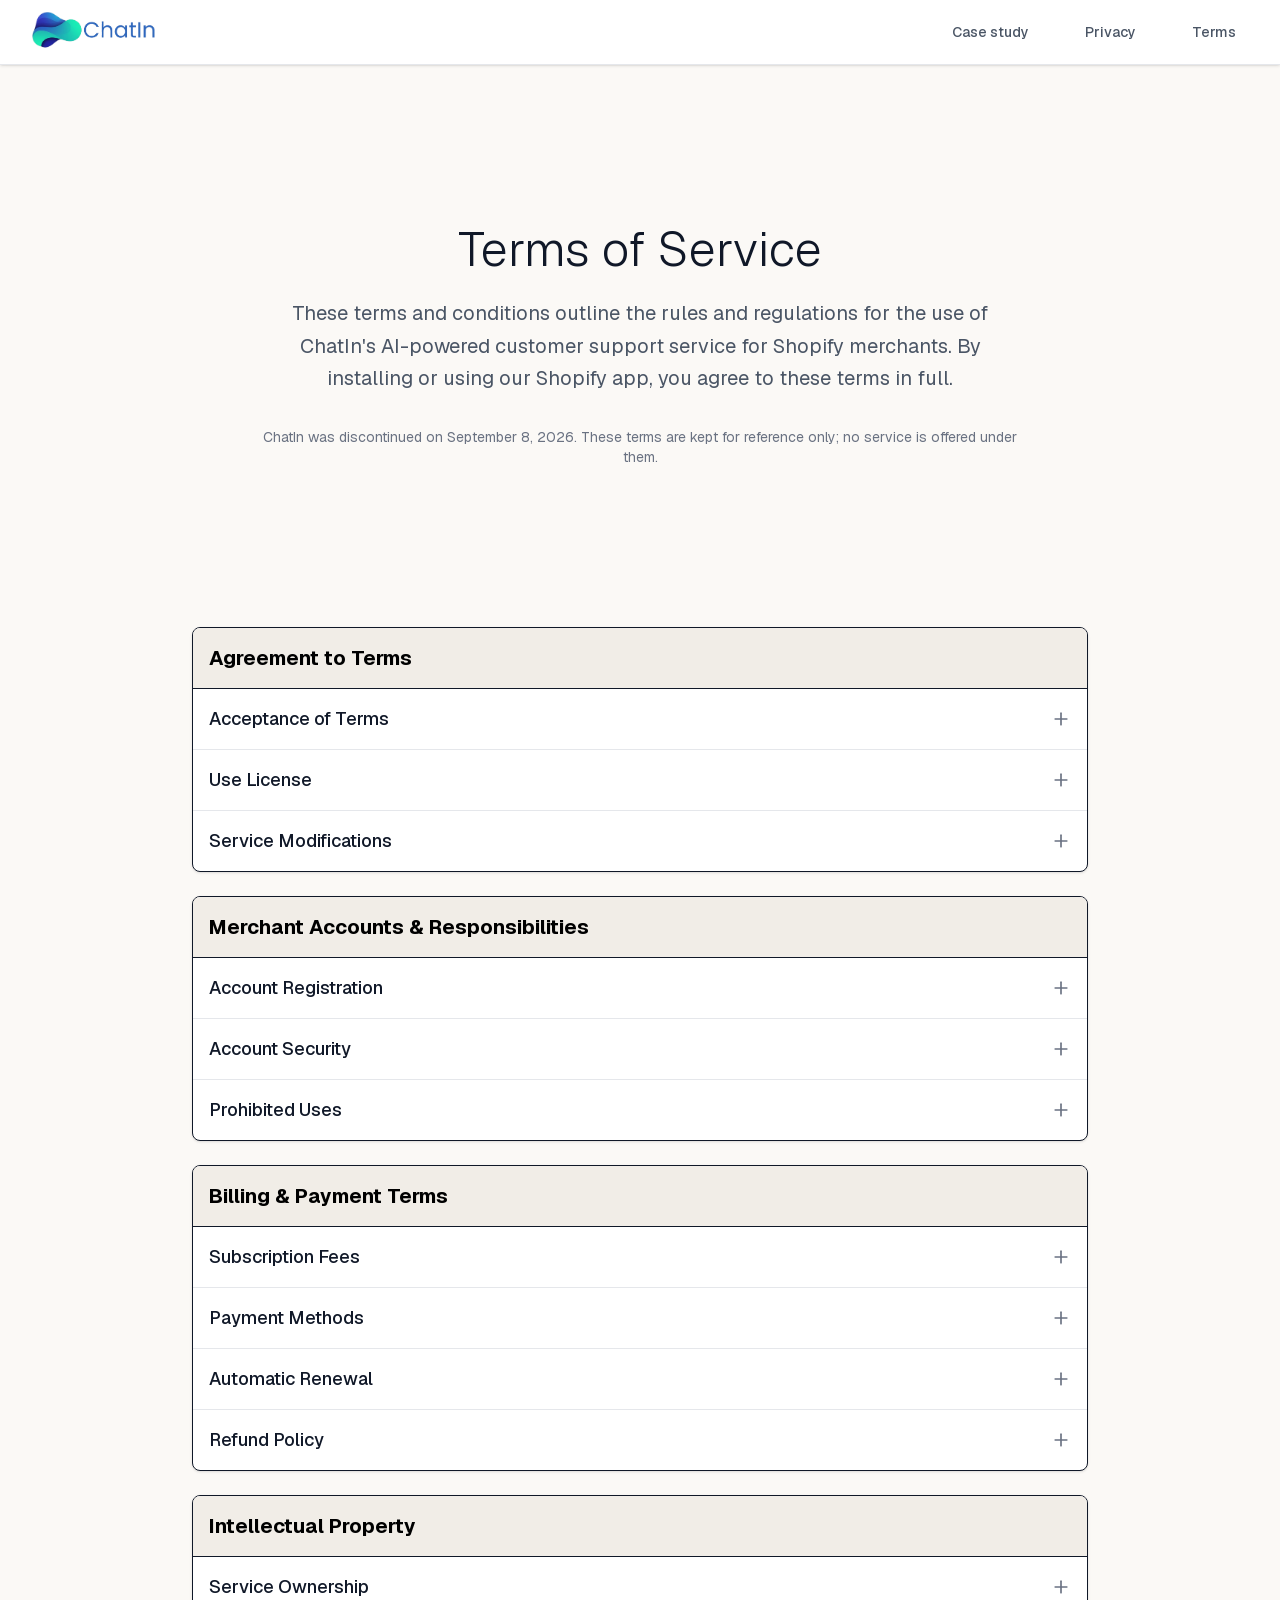
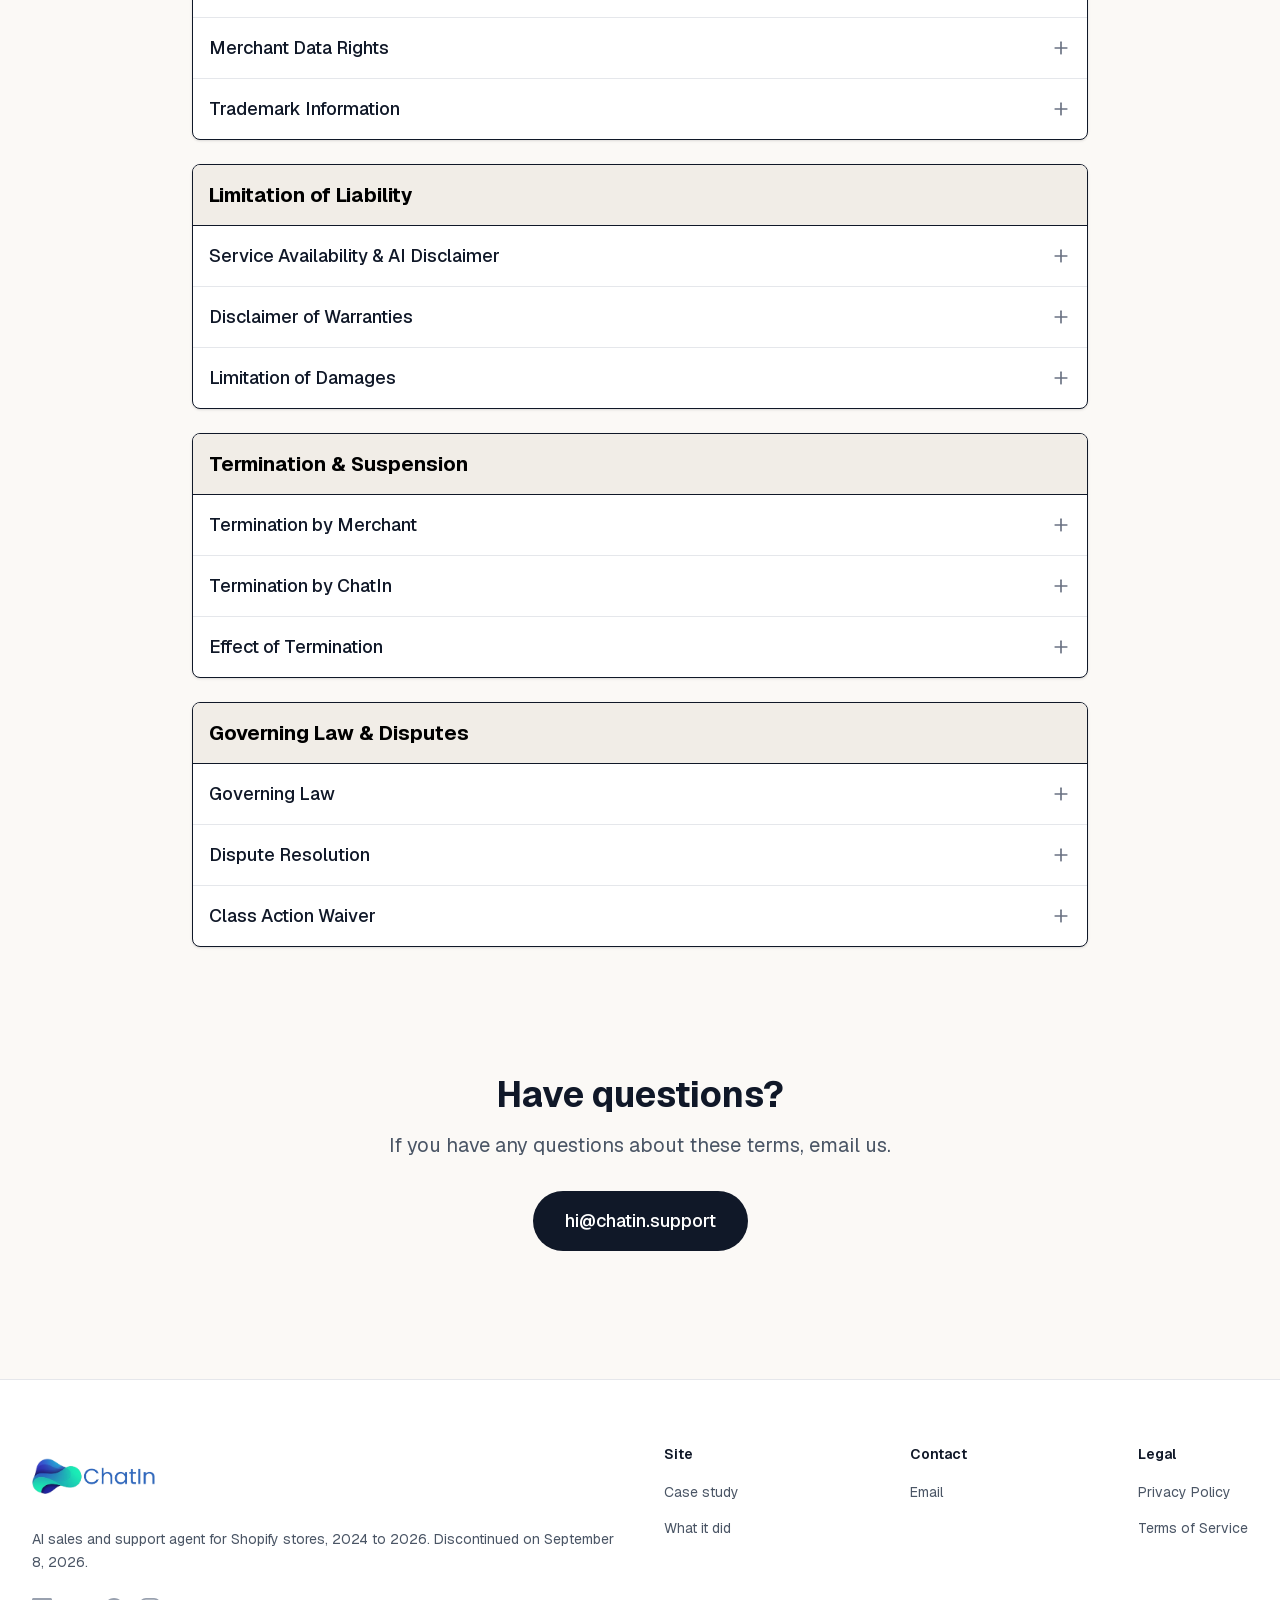
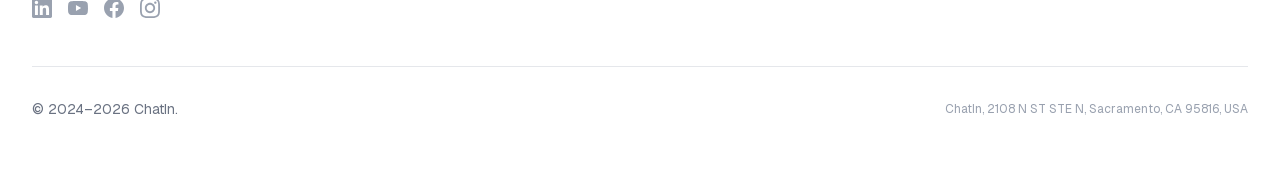
<file: terms/index.html>
<!DOCTYPE html><!--5HQrUAy12JVM506gpy5Qr--><html lang="en"><head><meta charSet="utf-8"/><meta charSet="utf-8"/><meta name="viewport" content="width=device-width, initial-scale=1, viewport-fit=cover"/><meta name="viewport" content="width=device-width, initial-scale=1, viewport-fit=cover"/><link rel="preload" href="/_next/static/media/22a5144ee8d83bca-s.p.woff2" as="font" crossorigin="" type="font/woff2"/><link rel="preload" href="/_next/static/media/7d4881bb7e1bf84d-s.p.woff2" as="font" crossorigin="" type="font/woff2"/><link rel="preload" as="image" href="/logo.png"/><link rel="preload" as="image" href="/logo-text-color-removebg-preview.png"/><link rel="stylesheet" href="/_next/static/css/a6314d4a0d16d330.css" data-precedence="next"/><link rel="preload" as="script" fetchPriority="low" href="/_next/static/chunks/webpack-580da56ca22876ab.js"/><script src="/_next/static/chunks/4bd1b696-c023c6e3521b1417.js" async=""></script><script src="/_next/static/chunks/255-dda36e826969d334.js" async=""></script><script src="/_next/static/chunks/main-app-8c2421263536167a.js" async=""></script><script src="/_next/static/chunks/511-8ee06530b5fe2818.js" async=""></script><script src="/_next/static/chunks/619-ba102abea3e3d0e4.js" async=""></script><script src="/_next/static/chunks/239-17c63ab2a4f7ef9b.js" async=""></script><script src="/_next/static/chunks/app/layout-6842a6b27ee94f34.js" async=""></script><script src="/_next/static/chunks/app/not-found-9ff43432d4224b72.js" async=""></script><script src="/_next/static/chunks/app/terms/page-6f69156e871bc3de.js" async=""></script><link rel="preconnect" href="https://fonts.googleapis.com"/><link rel="preconnect" href="https://fonts.gstatic.com" crossorigin=""/><link rel="canonical" href="https://chatin.support"/><meta property="og:url" content="https://chatin.support"/><link rel="icon" type="image/png" href="/favicon-96x96.png?v=20260908" sizes="96x96"/><link rel="icon" type="image/svg+xml" href="/favicon.svg?v=20260908"/><link rel="shortcut icon" href="/favicon.ico?v=20260908"/><link rel="apple-touch-icon" sizes="180x180" href="/apple-touch-icon.png?v=20260908"/><link rel="manifest" href="/site.webmanifest?v=20260908"/><meta name="apple-mobile-web-app-capable" content="yes"/><meta name="apple-mobile-web-app-status-bar-style" content="black-translucent"/><meta name="next-size-adjust" content=""/><meta name="theme-color" media="(prefers-color-scheme: light)" content="#ffffff"/><meta name="theme-color" media="(prefers-color-scheme: dark)" content="#0a0a0a"/><title>Terms of Service | ChatIn Support</title><meta name="description" content="Read ChatIn&#x27;s Terms of Service. Understand your rights and responsibilities when using our AI-powered customer support platform for Shopify stores."/><meta name="author" content="ChatIn Team"/><meta name="keywords" content="ChatIn,Shopify AI agent,agentic shopping,case study"/><meta name="robots" content="index, follow"/><meta name="googlebot" content="index, follow, max-video-preview:-1, max-image-preview:large, max-snippet:-1"/><link rel="canonical" href="https://chatin.support/terms/"/><meta property="og:title" content="Terms of Service | ChatIn Support"/><meta property="og:description" content="Read ChatIn&#x27;s Terms of Service. Understand your rights and responsibilities when using our AI-powered customer support platform for Shopify stores."/><meta property="og:url" content="https://chatin.support/terms/"/><meta property="og:site_name" content="ChatIn"/><meta property="og:image" content="https://chatin.support/og-image-2.png"/><meta property="og:image:width" content="1200"/><meta property="og:image:height" content="630"/><meta property="og:image:alt" content="ChatIn Terms of Service"/><meta name="twitter:card" content="summary_large_image"/><meta name="twitter:title" content="Terms of Service | ChatIn Support"/><meta name="twitter:description" content="Read ChatIn&#x27;s Terms of Service. Understand your rights and responsibilities when using our AI-powered customer support platform for Shopify stores."/><meta name="twitter:image" content="https://chatin.support/twitter-image-2.png"/><link rel="shortcut icon" href="/favicon.ico?v=20260908"/><link rel="icon" href="/favicon-96x96.png?v=20260908" sizes="96x96" type="image/png"/><link rel="icon" href="/favicon.svg?v=20260908" type="image/svg+xml"/><link rel="apple-touch-icon" href="/apple-touch-icon.png?v=20260908"/><script src="/_next/static/chunks/polyfills-42372ed130431b0a.js" noModule=""></script></head><body class="__variable_246ccd __variable_c29908 antialiased min-h-screen flex flex-col font-[family-name:var(--font-geist-sans)]"><div hidden=""><!--$--><!--/$--></div><header class="relative z-50"><nav class="sticky top-0 z-50 bg-white border-b border-gray-200 shadow-sm"><div class="max-w-7xl mx-auto px-4 sm:px-6 lg:px-8"><div class="flex justify-between items-center h-16"><a class="flex items-center space-x-2 group" href="/"><div class="block md:hidden"><img alt="ChatIn" width="40" height="40" decoding="async" data-nimg="1" class="block max-w-full h-auto" style="color:transparent;width:100%;height:auto;max-width:40px;background-size:cover;background-position:50% 50%;background-repeat:no-repeat;background-image:url(&quot;data:image/svg+xml;charset=utf-8,%3Csvg xmlns=&#x27;http://www.w3.org/2000/svg&#x27; viewBox=&#x27;0 0 40 40&#x27;%3E%3Cfilter id=&#x27;b&#x27; color-interpolation-filters=&#x27;sRGB&#x27;%3E%3CfeGaussianBlur stdDeviation=&#x27;20&#x27;/%3E%3CfeColorMatrix values=&#x27;1 0 0 0 0 0 1 0 0 0 0 0 1 0 0 0 0 0 100 -1&#x27; result=&#x27;s&#x27;/%3E%3CfeFlood x=&#x27;0&#x27; y=&#x27;0&#x27; width=&#x27;100%25&#x27; height=&#x27;100%25&#x27;/%3E%3CfeComposite operator=&#x27;out&#x27; in=&#x27;s&#x27;/%3E%3CfeComposite in2=&#x27;SourceGraphic&#x27;/%3E%3CfeGaussianBlur stdDeviation=&#x27;20&#x27;/%3E%3C/filter%3E%3Cimage width=&#x27;100%25&#x27; height=&#x27;100%25&#x27; x=&#x27;0&#x27; y=&#x27;0&#x27; preserveAspectRatio=&#x27;none&#x27; style=&#x27;filter: url(%23b);&#x27; href=&#x27;[data-uri]&#x27;/%3E%3C/svg%3E&quot;)" src="/logo.png"/></div><div class="hidden md:block"><img alt="ChatIn" width="124" height="40" decoding="async" data-nimg="1" class="block max-w-full h-auto" style="color:transparent;width:100%;height:auto;max-width:124px;background-size:cover;background-position:50% 50%;background-repeat:no-repeat;background-image:url(&quot;data:image/svg+xml;charset=utf-8,%3Csvg xmlns=&#x27;http://www.w3.org/2000/svg&#x27; viewBox=&#x27;0 0 124 40&#x27;%3E%3Cfilter id=&#x27;b&#x27; color-interpolation-filters=&#x27;sRGB&#x27;%3E%3CfeGaussianBlur stdDeviation=&#x27;20&#x27;/%3E%3CfeColorMatrix values=&#x27;1 0 0 0 0 0 1 0 0 0 0 0 1 0 0 0 0 0 100 -1&#x27; result=&#x27;s&#x27;/%3E%3CfeFlood x=&#x27;0&#x27; y=&#x27;0&#x27; width=&#x27;100%25&#x27; height=&#x27;100%25&#x27;/%3E%3CfeComposite operator=&#x27;out&#x27; in=&#x27;s&#x27;/%3E%3CfeComposite in2=&#x27;SourceGraphic&#x27;/%3E%3CfeGaussianBlur stdDeviation=&#x27;20&#x27;/%3E%3C/filter%3E%3Cimage width=&#x27;100%25&#x27; height=&#x27;100%25&#x27; x=&#x27;0&#x27; y=&#x27;0&#x27; preserveAspectRatio=&#x27;none&#x27; style=&#x27;filter: url(%23b);&#x27; href=&#x27;[data-uri]&#x27;/%3E%3C/svg%3E&quot;)" src="/logo-text-color-removebg-preview.png"/></div></a><div class="hidden md:flex items-center space-x-8"><a class="relative px-3 py-2 text-sm font-medium transition-colors text-gray-600 hover:text-gray-900" href="/#case-study">Case study</a><a class="relative px-3 py-2 text-sm font-medium transition-colors text-gray-600 hover:text-gray-900" href="/privacy/">Privacy</a><a class="relative px-3 py-2 text-sm font-medium transition-colors text-gray-900" href="/terms/">Terms<div class="absolute bottom-0 left-0 right-0 h-0.5 bg-gradient-to-r from-purple-brand-start to-yellow-brand-start"></div></a></div><button class="md:hidden relative z-50 p-2 rounded-lg text-gray-600 hover:text-gray-900 hover:bg-gray-100 transition-colors" aria-label="Toggle menu"><svg class="w-6 h-6" fill="none" stroke="currentColor" viewBox="0 0 24 24"><path stroke-linecap="round" stroke-linejoin="round" stroke-width="2" d="M4 6h16M4 12h16M4 18h16"></path></svg></button></div></div></nav></header><main class="flex-1"><div class="w-full min-h-screen py-16" style="background-color:#FBF9F6"><section class="py-24 px-8 w-full" style="background-color:#FBF9F6"><div class="max-w-7xl mx-auto text-center"><h1 class="text-4xl lg:text-5xl font-light text-gray-900 mb-6">Terms of Service</h1><p class="text-xl text-gray-600 max-w-3xl mx-auto leading-relaxed">These terms and conditions outline the rules and regulations for the use of ChatIn&#x27;s AI-powered customer support service for Shopify merchants. By installing or using our Shopify app, you agree to these terms in full.</p><p class="mt-8 text-sm text-gray-500 max-w-3xl mx-auto">ChatIn was discontinued on <time dateTime="2026-09-08">September 8, 2026</time>. These terms are kept for reference only; no service is offered under them.</p></div></section><section class="py-16 px-8 w-full"><div class="max-w-7xl mx-auto"><div class="space-y-6 max-w-4xl mx-auto"><div class="border border-gray-900 rounded-lg overflow-hidden bg-white shadow-sm"><div class="p-4 font-bold text-lg sm:text-xl border-b border-gray-900" style="color:#000000;background-color:#F1EDE7">Agreement to Terms</div><div class="divide-y divide-gray-200"><div><button class="w-full px-4 py-4 text-left hover:bg-gray-50 focus:outline-none focus:bg-gray-50 transition-colors duration-200"><div class="flex items-center justify-between"><h3 class="text-base sm:text-lg font-medium text-gray-900 pr-4">Acceptance of Terms</h3><svg xmlns="http://www.w3.org/2000/svg" viewBox="0 0 24 24" fill="none" stroke="currentColor" stroke-width="2" stroke-linecap="round" stroke-linejoin="round" class="w-5 h-5 text-gray-500 transform transition-transform duration-200 flex-shrink-0 "><line x1="12" y1="5" x2="12" y2="19"></line><line x1="5" y1="12" x2="19" y2="12"></line></svg></div></button></div><div><button class="w-full px-4 py-4 text-left hover:bg-gray-50 focus:outline-none focus:bg-gray-50 transition-colors duration-200"><div class="flex items-center justify-between"><h3 class="text-base sm:text-lg font-medium text-gray-900 pr-4">Use License</h3><svg xmlns="http://www.w3.org/2000/svg" viewBox="0 0 24 24" fill="none" stroke="currentColor" stroke-width="2" stroke-linecap="round" stroke-linejoin="round" class="w-5 h-5 text-gray-500 transform transition-transform duration-200 flex-shrink-0 "><line x1="12" y1="5" x2="12" y2="19"></line><line x1="5" y1="12" x2="19" y2="12"></line></svg></div></button></div><div><button class="w-full px-4 py-4 text-left hover:bg-gray-50 focus:outline-none focus:bg-gray-50 transition-colors duration-200"><div class="flex items-center justify-between"><h3 class="text-base sm:text-lg font-medium text-gray-900 pr-4">Service Modifications</h3><svg xmlns="http://www.w3.org/2000/svg" viewBox="0 0 24 24" fill="none" stroke="currentColor" stroke-width="2" stroke-linecap="round" stroke-linejoin="round" class="w-5 h-5 text-gray-500 transform transition-transform duration-200 flex-shrink-0 "><line x1="12" y1="5" x2="12" y2="19"></line><line x1="5" y1="12" x2="19" y2="12"></line></svg></div></button></div></div></div><div class="border border-gray-900 rounded-lg overflow-hidden bg-white shadow-sm"><div class="p-4 font-bold text-lg sm:text-xl border-b border-gray-900" style="color:#000000;background-color:#F1EDE7">Merchant Accounts &amp; Responsibilities</div><div class="divide-y divide-gray-200"><div><button class="w-full px-4 py-4 text-left hover:bg-gray-50 focus:outline-none focus:bg-gray-50 transition-colors duration-200"><div class="flex items-center justify-between"><h3 class="text-base sm:text-lg font-medium text-gray-900 pr-4">Account Registration</h3><svg xmlns="http://www.w3.org/2000/svg" viewBox="0 0 24 24" fill="none" stroke="currentColor" stroke-width="2" stroke-linecap="round" stroke-linejoin="round" class="w-5 h-5 text-gray-500 transform transition-transform duration-200 flex-shrink-0 "><line x1="12" y1="5" x2="12" y2="19"></line><line x1="5" y1="12" x2="19" y2="12"></line></svg></div></button></div><div><button class="w-full px-4 py-4 text-left hover:bg-gray-50 focus:outline-none focus:bg-gray-50 transition-colors duration-200"><div class="flex items-center justify-between"><h3 class="text-base sm:text-lg font-medium text-gray-900 pr-4">Account Security</h3><svg xmlns="http://www.w3.org/2000/svg" viewBox="0 0 24 24" fill="none" stroke="currentColor" stroke-width="2" stroke-linecap="round" stroke-linejoin="round" class="w-5 h-5 text-gray-500 transform transition-transform duration-200 flex-shrink-0 "><line x1="12" y1="5" x2="12" y2="19"></line><line x1="5" y1="12" x2="19" y2="12"></line></svg></div></button></div><div><button class="w-full px-4 py-4 text-left hover:bg-gray-50 focus:outline-none focus:bg-gray-50 transition-colors duration-200"><div class="flex items-center justify-between"><h3 class="text-base sm:text-lg font-medium text-gray-900 pr-4">Prohibited Uses</h3><svg xmlns="http://www.w3.org/2000/svg" viewBox="0 0 24 24" fill="none" stroke="currentColor" stroke-width="2" stroke-linecap="round" stroke-linejoin="round" class="w-5 h-5 text-gray-500 transform transition-transform duration-200 flex-shrink-0 "><line x1="12" y1="5" x2="12" y2="19"></line><line x1="5" y1="12" x2="19" y2="12"></line></svg></div></button></div></div></div><div class="border border-gray-900 rounded-lg overflow-hidden bg-white shadow-sm"><div class="p-4 font-bold text-lg sm:text-xl border-b border-gray-900" style="color:#000000;background-color:#F1EDE7">Billing &amp; Payment Terms</div><div class="divide-y divide-gray-200"><div><button class="w-full px-4 py-4 text-left hover:bg-gray-50 focus:outline-none focus:bg-gray-50 transition-colors duration-200"><div class="flex items-center justify-between"><h3 class="text-base sm:text-lg font-medium text-gray-900 pr-4">Subscription Fees</h3><svg xmlns="http://www.w3.org/2000/svg" viewBox="0 0 24 24" fill="none" stroke="currentColor" stroke-width="2" stroke-linecap="round" stroke-linejoin="round" class="w-5 h-5 text-gray-500 transform transition-transform duration-200 flex-shrink-0 "><line x1="12" y1="5" x2="12" y2="19"></line><line x1="5" y1="12" x2="19" y2="12"></line></svg></div></button></div><div><button class="w-full px-4 py-4 text-left hover:bg-gray-50 focus:outline-none focus:bg-gray-50 transition-colors duration-200"><div class="flex items-center justify-between"><h3 class="text-base sm:text-lg font-medium text-gray-900 pr-4">Payment Methods</h3><svg xmlns="http://www.w3.org/2000/svg" viewBox="0 0 24 24" fill="none" stroke="currentColor" stroke-width="2" stroke-linecap="round" stroke-linejoin="round" class="w-5 h-5 text-gray-500 transform transition-transform duration-200 flex-shrink-0 "><line x1="12" y1="5" x2="12" y2="19"></line><line x1="5" y1="12" x2="19" y2="12"></line></svg></div></button></div><div><button class="w-full px-4 py-4 text-left hover:bg-gray-50 focus:outline-none focus:bg-gray-50 transition-colors duration-200"><div class="flex items-center justify-between"><h3 class="text-base sm:text-lg font-medium text-gray-900 pr-4">Automatic Renewal</h3><svg xmlns="http://www.w3.org/2000/svg" viewBox="0 0 24 24" fill="none" stroke="currentColor" stroke-width="2" stroke-linecap="round" stroke-linejoin="round" class="w-5 h-5 text-gray-500 transform transition-transform duration-200 flex-shrink-0 "><line x1="12" y1="5" x2="12" y2="19"></line><line x1="5" y1="12" x2="19" y2="12"></line></svg></div></button></div><div><button class="w-full px-4 py-4 text-left hover:bg-gray-50 focus:outline-none focus:bg-gray-50 transition-colors duration-200"><div class="flex items-center justify-between"><h3 class="text-base sm:text-lg font-medium text-gray-900 pr-4">Refund Policy</h3><svg xmlns="http://www.w3.org/2000/svg" viewBox="0 0 24 24" fill="none" stroke="currentColor" stroke-width="2" stroke-linecap="round" stroke-linejoin="round" class="w-5 h-5 text-gray-500 transform transition-transform duration-200 flex-shrink-0 "><line x1="12" y1="5" x2="12" y2="19"></line><line x1="5" y1="12" x2="19" y2="12"></line></svg></div></button></div></div></div><div class="border border-gray-900 rounded-lg overflow-hidden bg-white shadow-sm"><div class="p-4 font-bold text-lg sm:text-xl border-b border-gray-900" style="color:#000000;background-color:#F1EDE7">Intellectual Property</div><div class="divide-y divide-gray-200"><div><button class="w-full px-4 py-4 text-left hover:bg-gray-50 focus:outline-none focus:bg-gray-50 transition-colors duration-200"><div class="flex items-center justify-between"><h3 class="text-base sm:text-lg font-medium text-gray-900 pr-4">Service Ownership</h3><svg xmlns="http://www.w3.org/2000/svg" viewBox="0 0 24 24" fill="none" stroke="currentColor" stroke-width="2" stroke-linecap="round" stroke-linejoin="round" class="w-5 h-5 text-gray-500 transform transition-transform duration-200 flex-shrink-0 "><line x1="12" y1="5" x2="12" y2="19"></line><line x1="5" y1="12" x2="19" y2="12"></line></svg></div></button></div><div><button class="w-full px-4 py-4 text-left hover:bg-gray-50 focus:outline-none focus:bg-gray-50 transition-colors duration-200"><div class="flex items-center justify-between"><h3 class="text-base sm:text-lg font-medium text-gray-900 pr-4">Merchant Data Rights</h3><svg xmlns="http://www.w3.org/2000/svg" viewBox="0 0 24 24" fill="none" stroke="currentColor" stroke-width="2" stroke-linecap="round" stroke-linejoin="round" class="w-5 h-5 text-gray-500 transform transition-transform duration-200 flex-shrink-0 "><line x1="12" y1="5" x2="12" y2="19"></line><line x1="5" y1="12" x2="19" y2="12"></line></svg></div></button></div><div><button class="w-full px-4 py-4 text-left hover:bg-gray-50 focus:outline-none focus:bg-gray-50 transition-colors duration-200"><div class="flex items-center justify-between"><h3 class="text-base sm:text-lg font-medium text-gray-900 pr-4">Trademark Information</h3><svg xmlns="http://www.w3.org/2000/svg" viewBox="0 0 24 24" fill="none" stroke="currentColor" stroke-width="2" stroke-linecap="round" stroke-linejoin="round" class="w-5 h-5 text-gray-500 transform transition-transform duration-200 flex-shrink-0 "><line x1="12" y1="5" x2="12" y2="19"></line><line x1="5" y1="12" x2="19" y2="12"></line></svg></div></button></div></div></div><div class="border border-gray-900 rounded-lg overflow-hidden bg-white shadow-sm"><div class="p-4 font-bold text-lg sm:text-xl border-b border-gray-900" style="color:#000000;background-color:#F1EDE7">Limitation of Liability</div><div class="divide-y divide-gray-200"><div><button class="w-full px-4 py-4 text-left hover:bg-gray-50 focus:outline-none focus:bg-gray-50 transition-colors duration-200"><div class="flex items-center justify-between"><h3 class="text-base sm:text-lg font-medium text-gray-900 pr-4">Service Availability &amp; AI Disclaimer</h3><svg xmlns="http://www.w3.org/2000/svg" viewBox="0 0 24 24" fill="none" stroke="currentColor" stroke-width="2" stroke-linecap="round" stroke-linejoin="round" class="w-5 h-5 text-gray-500 transform transition-transform duration-200 flex-shrink-0 "><line x1="12" y1="5" x2="12" y2="19"></line><line x1="5" y1="12" x2="19" y2="12"></line></svg></div></button></div><div><button class="w-full px-4 py-4 text-left hover:bg-gray-50 focus:outline-none focus:bg-gray-50 transition-colors duration-200"><div class="flex items-center justify-between"><h3 class="text-base sm:text-lg font-medium text-gray-900 pr-4">Disclaimer of Warranties</h3><svg xmlns="http://www.w3.org/2000/svg" viewBox="0 0 24 24" fill="none" stroke="currentColor" stroke-width="2" stroke-linecap="round" stroke-linejoin="round" class="w-5 h-5 text-gray-500 transform transition-transform duration-200 flex-shrink-0 "><line x1="12" y1="5" x2="12" y2="19"></line><line x1="5" y1="12" x2="19" y2="12"></line></svg></div></button></div><div><button class="w-full px-4 py-4 text-left hover:bg-gray-50 focus:outline-none focus:bg-gray-50 transition-colors duration-200"><div class="flex items-center justify-between"><h3 class="text-base sm:text-lg font-medium text-gray-900 pr-4">Limitation of Damages</h3><svg xmlns="http://www.w3.org/2000/svg" viewBox="0 0 24 24" fill="none" stroke="currentColor" stroke-width="2" stroke-linecap="round" stroke-linejoin="round" class="w-5 h-5 text-gray-500 transform transition-transform duration-200 flex-shrink-0 "><line x1="12" y1="5" x2="12" y2="19"></line><line x1="5" y1="12" x2="19" y2="12"></line></svg></div></button></div></div></div><div class="border border-gray-900 rounded-lg overflow-hidden bg-white shadow-sm"><div class="p-4 font-bold text-lg sm:text-xl border-b border-gray-900" style="color:#000000;background-color:#F1EDE7">Termination &amp; Suspension</div><div class="divide-y divide-gray-200"><div><button class="w-full px-4 py-4 text-left hover:bg-gray-50 focus:outline-none focus:bg-gray-50 transition-colors duration-200"><div class="flex items-center justify-between"><h3 class="text-base sm:text-lg font-medium text-gray-900 pr-4">Termination by Merchant</h3><svg xmlns="http://www.w3.org/2000/svg" viewBox="0 0 24 24" fill="none" stroke="currentColor" stroke-width="2" stroke-linecap="round" stroke-linejoin="round" class="w-5 h-5 text-gray-500 transform transition-transform duration-200 flex-shrink-0 "><line x1="12" y1="5" x2="12" y2="19"></line><line x1="5" y1="12" x2="19" y2="12"></line></svg></div></button></div><div><button class="w-full px-4 py-4 text-left hover:bg-gray-50 focus:outline-none focus:bg-gray-50 transition-colors duration-200"><div class="flex items-center justify-between"><h3 class="text-base sm:text-lg font-medium text-gray-900 pr-4">Termination by ChatIn</h3><svg xmlns="http://www.w3.org/2000/svg" viewBox="0 0 24 24" fill="none" stroke="currentColor" stroke-width="2" stroke-linecap="round" stroke-linejoin="round" class="w-5 h-5 text-gray-500 transform transition-transform duration-200 flex-shrink-0 "><line x1="12" y1="5" x2="12" y2="19"></line><line x1="5" y1="12" x2="19" y2="12"></line></svg></div></button></div><div><button class="w-full px-4 py-4 text-left hover:bg-gray-50 focus:outline-none focus:bg-gray-50 transition-colors duration-200"><div class="flex items-center justify-between"><h3 class="text-base sm:text-lg font-medium text-gray-900 pr-4">Effect of Termination</h3><svg xmlns="http://www.w3.org/2000/svg" viewBox="0 0 24 24" fill="none" stroke="currentColor" stroke-width="2" stroke-linecap="round" stroke-linejoin="round" class="w-5 h-5 text-gray-500 transform transition-transform duration-200 flex-shrink-0 "><line x1="12" y1="5" x2="12" y2="19"></line><line x1="5" y1="12" x2="19" y2="12"></line></svg></div></button></div></div></div><div class="border border-gray-900 rounded-lg overflow-hidden bg-white shadow-sm"><div class="p-4 font-bold text-lg sm:text-xl border-b border-gray-900" style="color:#000000;background-color:#F1EDE7">Governing Law &amp; Disputes</div><div class="divide-y divide-gray-200"><div><button class="w-full px-4 py-4 text-left hover:bg-gray-50 focus:outline-none focus:bg-gray-50 transition-colors duration-200"><div class="flex items-center justify-between"><h3 class="text-base sm:text-lg font-medium text-gray-900 pr-4">Governing Law</h3><svg xmlns="http://www.w3.org/2000/svg" viewBox="0 0 24 24" fill="none" stroke="currentColor" stroke-width="2" stroke-linecap="round" stroke-linejoin="round" class="w-5 h-5 text-gray-500 transform transition-transform duration-200 flex-shrink-0 "><line x1="12" y1="5" x2="12" y2="19"></line><line x1="5" y1="12" x2="19" y2="12"></line></svg></div></button></div><div><button class="w-full px-4 py-4 text-left hover:bg-gray-50 focus:outline-none focus:bg-gray-50 transition-colors duration-200"><div class="flex items-center justify-between"><h3 class="text-base sm:text-lg font-medium text-gray-900 pr-4">Dispute Resolution</h3><svg xmlns="http://www.w3.org/2000/svg" viewBox="0 0 24 24" fill="none" stroke="currentColor" stroke-width="2" stroke-linecap="round" stroke-linejoin="round" class="w-5 h-5 text-gray-500 transform transition-transform duration-200 flex-shrink-0 "><line x1="12" y1="5" x2="12" y2="19"></line><line x1="5" y1="12" x2="19" y2="12"></line></svg></div></button></div><div><button class="w-full px-4 py-4 text-left hover:bg-gray-50 focus:outline-none focus:bg-gray-50 transition-colors duration-200"><div class="flex items-center justify-between"><h3 class="text-base sm:text-lg font-medium text-gray-900 pr-4">Class Action Waiver</h3><svg xmlns="http://www.w3.org/2000/svg" viewBox="0 0 24 24" fill="none" stroke="currentColor" stroke-width="2" stroke-linecap="round" stroke-linejoin="round" class="w-5 h-5 text-gray-500 transform transition-transform duration-200 flex-shrink-0 "><line x1="12" y1="5" x2="12" y2="19"></line><line x1="5" y1="12" x2="19" y2="12"></line></svg></div></button></div></div></div></div></div></section><section class="py-16 px-8 w-full" style="background-color:#FBF9F6"><div class="max-w-7xl mx-auto text-center"><h2 class="text-3xl lg:text-4xl font-bold text-gray-900 mb-4">Have questions?</h2><p class="text-xl text-gray-600 mb-8 max-w-2xl mx-auto">If you have any questions about these terms, email us.</p><a href="mailto:hi@chatin.support" class="inline-flex items-center justify-center px-8 py-4 text-lg font-medium text-white bg-gray-900 rounded-full hover:bg-gray-800 transition-all duration-300 hover:scale-105 hover:shadow-xl">hi@chatin.support</a></div></section></div><!--$--><!--/$--></main><footer class="relative z-10"><footer class="bg-white border-t border-gray-200"><div class="max-w-7xl mx-auto px-8 py-16"><div class="flex flex-col sm:flex-row gap-12"><div class="w-full sm:w-1/2"><a class="inline-block mb-2" href="/"><img alt="ChatIn" width="124" height="40" decoding="async" data-nimg="1" class="block max-w-full h-auto" style="color:transparent;width:100%;height:auto;max-width:124px;background-size:cover;background-position:50% 50%;background-repeat:no-repeat;background-image:url(&quot;data:image/svg+xml;charset=utf-8,%3Csvg xmlns=&#x27;http://www.w3.org/2000/svg&#x27; viewBox=&#x27;0 0 124 40&#x27;%3E%3Cfilter id=&#x27;b&#x27; color-interpolation-filters=&#x27;sRGB&#x27;%3E%3CfeGaussianBlur stdDeviation=&#x27;20&#x27;/%3E%3CfeColorMatrix values=&#x27;1 0 0 0 0 0 1 0 0 0 0 0 1 0 0 0 0 0 100 -1&#x27; result=&#x27;s&#x27;/%3E%3CfeFlood x=&#x27;0&#x27; y=&#x27;0&#x27; width=&#x27;100%25&#x27; height=&#x27;100%25&#x27;/%3E%3CfeComposite operator=&#x27;out&#x27; in=&#x27;s&#x27;/%3E%3CfeComposite in2=&#x27;SourceGraphic&#x27;/%3E%3CfeGaussianBlur stdDeviation=&#x27;20&#x27;/%3E%3C/filter%3E%3Cimage width=&#x27;100%25&#x27; height=&#x27;100%25&#x27; x=&#x27;0&#x27; y=&#x27;0&#x27; preserveAspectRatio=&#x27;none&#x27; style=&#x27;filter: url(%23b);&#x27; href=&#x27;[data-uri]&#x27;/%3E%3C/svg%3E&quot;)" src="/logo-text-color-removebg-preview.png"/></a><p class="text-gray-600 text-sm leading-relaxed mb-6">AI sales and support agent for Shopify stores, 2024 to 2026. Discontinued on September 8, 2026.</p><div class="flex space-x-4"><a href="http://linkedin.com/company/chatin-ai-support-agent" target="_blank" rel="noopener noreferrer" class="text-gray-400 hover:text-gray-600 transition-colors" aria-label="LinkedIn"><svg class="w-5 h-5" fill="currentColor" viewBox="0 0 24 24"><path d="M20.447 20.452h-3.554v-5.569c0-1.328-.027-3.037-1.852-3.037-1.853 0-2.136 1.445-2.136 2.939v5.667H9.351V9h3.414v1.561h.046c.477-.9 1.637-1.85 3.37-1.85 3.601 0 4.267 2.37 4.267 5.455v6.286zM5.337 7.433c-1.144 0-2.063-.926-2.063-2.065 0-1.138.92-2.063 2.063-2.063 1.14 0 2.064.925 2.064 2.063 0 1.139-.925 2.065-2.064 2.065zm1.782 13.019H3.555V9h3.564v11.452zM22.225 0H1.771C.792 0 0 .774 0 1.729v20.542C0 23.227.792 24 1.771 24h20.451C23.2 24 24 23.227 24 22.271V1.729C24 .774 23.2 0 22.222 0h.003z"></path></svg></a><a href="https://www.youtube.com/@ChatInSupport" target="_blank" rel="noopener noreferrer" class="text-gray-400 hover:text-gray-600 transition-colors" aria-label="YouTube"><svg class="w-5 h-5" fill="currentColor" viewBox="0 0 24 24"><path d="M23.498 6.186a3.016 3.016 0 0 0-2.122-2.136C19.505 3.545 12 3.545 12 3.545s-7.505 0-9.377.505A3.017 3.017 0 0 0 .502 6.186C0 8.07 0 12 0 12s0 3.93.502 5.814a3.016 3.016 0 0 0 2.122 2.136c1.871.505 9.376.505 9.376.505s7.505 0 9.377-.505a3.015 3.015 0 0 0 2.122-2.136C24 15.93 24 12 24 12s0-3.93-.502-5.814zM9.545 15.568V8.432L15.818 12l-6.273 3.568z"></path></svg></a><a href="https://www.facebook.com/profile.php?id=61577966382536" target="_blank" rel="noopener noreferrer" class="text-gray-400 hover:text-gray-600 transition-colors" aria-label="Facebook"><svg class="w-5 h-5" fill="currentColor" viewBox="0 0 24 24"><path d="M24 12.073c0-6.627-5.373-12-12-12s-12 5.373-12 12c0 5.99 4.388 10.954 10.125 11.854v-8.385H7.078v-3.47h3.047V9.43c0-3.007 1.792-4.669 4.533-4.669 1.312 0 2.686.235 2.686.235v2.953H15.83c-1.491 0-1.956.925-1.956 1.874v2.25h3.328l-.532 3.47h-2.796v8.385C19.612 23.027 24 18.062 24 12.073z"></path></svg></a><a href="https://www.instagram.com/chatinsupport" target="_blank" rel="noopener noreferrer" class="text-gray-400 hover:text-gray-600 transition-colors" aria-label="Instagram"><svg class="w-5 h-5" fill="currentColor" viewBox="0 0 24 24"><path d="M12 2.163c3.204 0 3.584.012 4.85.07 3.252.148 4.771 1.691 4.919 4.919.058 1.265.069 1.645.069 4.849 0 3.205-.012 3.584-.069 4.849-.149 3.225-1.664 4.771-4.919 4.919-1.266.058-1.644.07-4.85.07-3.204 0-3.584-.012-4.849-.07-3.26-.149-4.771-1.699-4.919-4.92-.058-1.265-.07-1.644-.07-4.849 0-3.204.013-3.583.07-4.849.149-3.227 1.664-4.771 4.919-4.919 1.266-.057 1.645-.069 4.849-.069zm0-2.163c-3.259 0-3.667.014-4.947.072-4.358.2-6.78 2.618-6.98 6.98-.059 1.281-.073 1.689-.073 4.948 0 3.259.014 3.668.072 4.948.2 4.358 2.618 6.78 6.98 6.98 1.281.058 1.689.072 4.948.072 3.259 0 3.668-.014 4.948-.072 4.354-.2 6.782-2.618 6.979-6.98.059-1.28.073-1.689.073-4.948 0-3.259-.014-3.667-.072-4.947-.196-4.354-2.617-6.78-6.979-6.98-1.281-.059-1.69-.073-4.949-.073zm0 5.838c-3.403 0-6.162 2.759-6.162 6.162s2.759 6.163 6.162 6.163 6.162-2.759 6.162-6.163c0-3.403-2.759-6.162-6.162-6.162zm0 10.162c-2.209 0-4-1.79-4-4 0-2.209 1.791-4 4-4s4 1.791 4 4c0 2.21-1.791 4-4 4zm6.406-11.845c-.796 0-1.441.645-1.441 1.44s.645 1.44 1.441 1.44c.795 0 1.439-.645 1.439-1.44s-.644-1.44-1.439-1.44z"></path></svg></a></div></div><div class="w-full sm:w-1/2"><div class="flex flex-row items-start justify-between gap-8 sm:gap-12"><div><h3 class="text-sm font-semibold text-gray-900 mb-4">Site</h3><ul class="space-y-3"><li><a class="text-sm text-gray-600 hover:text-gray-900 transition-colors" href="/#case-study">Case study</a></li><li><a class="text-sm text-gray-600 hover:text-gray-900 transition-colors" href="/#features">What it did</a></li></ul></div><div><h3 class="text-sm font-semibold text-gray-900 mb-4">Contact</h3><ul class="space-y-3"><li><a class="text-sm text-gray-600 hover:text-gray-900 transition-colors" href="mailto:hi@chatin.support">Email</a></li></ul></div><div><h3 class="text-sm font-semibold text-gray-900 mb-4">Legal</h3><ul class="space-y-3"><li><a class="text-sm text-gray-600 hover:text-gray-900 transition-colors" href="/privacy/">Privacy Policy</a></li><li><a class="text-sm text-gray-600 hover:text-gray-900 transition-colors" href="/terms/">Terms of Service</a></li></ul></div></div></div></div><div class="mt-12 pt-8 border-t border-gray-200 flex flex-col md:flex-row justify-between items-center"><p class="text-sm text-gray-500 mb-4 md:mb-0">© 2024–<!-- --> ChatIn.</p><address class="not-italic text-xs text-gray-400 mb-4 md:mb-0 leading-snug">ChatIn, 2108 N ST STE N, Sacramento, CA 95816, USA</address></div></div></footer></footer><script src="/_next/static/chunks/webpack-580da56ca22876ab.js" id="_R_" async=""></script><script>(self.__next_f=self.__next_f||[]).push([0])</script><script>self.__next_f.push([1,"1:\"$Sreact.fragment\"\n2:I[9326,[\"511\",\"static/chunks/511-8ee06530b5fe2818.js\",\"619\",\"static/chunks/619-ba102abea3e3d0e4.js\",\"239\",\"static/chunks/239-17c63ab2a4f7ef9b.js\",\"177\",\"static/chunks/app/layout-6842a6b27ee94f34.js\"],\"default\"]\n3:I[3161,[\"511\",\"static/chunks/511-8ee06530b5fe2818.js\",\"619\",\"static/chunks/619-ba102abea3e3d0e4.js\",\"239\",\"static/chunks/239-17c63ab2a4f7ef9b.js\",\"177\",\"static/chunks/app/layout-6842a6b27ee94f34.js\"],\"default\"]\n4:I[9766,[],\"\"]\n5:I[8924,[],\"\"]\n6:I[2619,[\"619\",\"static/chunks/619-ba102abea3e3d0e4.js\",\"345\",\"static/chunks/app/not-found-9ff43432d4224b72.js\"],\"\"]\n7:I[8594,[\"511\",\"static/chunks/511-8ee06530b5fe2818.js\",\"619\",\"static/chunks/619-ba102abea3e3d0e4.js\",\"239\",\"static/chunks/239-17c63ab2a4f7ef9b.js\",\"177\",\"static/chunks/app/layout-6842a6b27ee94f34.js\"],\"default\"]\nd:I[7150,[],\"\"]\n:HL[\"/_next/static/media/22a5144ee8d83bca-s.p.woff2\",\"font\",{\"crossOrigin\":\"\",\"type\":\"font/woff2\"}]\n:HL[\"/_next/static/media/7d4881bb7e1bf84d-s.p.woff2\",\"font\",{\"crossOrigin\":\"\",\"type\":\"font/woff2\"}]\n:HL[\"/_next/static/css/a6314d4a0d16d330.css\",\"style\"]\n"])</script><script>self.__next_f.push([1,"0:{\"P\":null,\"b\":\"5HQrUAy12JVM506gpy5Qr\",\"p\":\"\",\"c\":[\"\",\"terms\",\"\"],\"i\":false,\"f\":[[[\"\",{\"children\":[\"terms\",{\"children\":[\"__PAGE__\",{}]}]},\"$undefined\",\"$undefined\",true],[\"\",[\"$\",\"$1\",\"c\",{\"children\":[[[\"$\",\"link\",\"0\",{\"rel\":\"stylesheet\",\"href\":\"/_next/static/css/a6314d4a0d16d330.css\",\"precedence\":\"next\",\"crossOrigin\":\"$undefined\",\"nonce\":\"$undefined\"}]],[\"$\",\"html\",null,{\"lang\":\"en\",\"children\":[[\"$\",\"head\",null,{\"children\":[[\"$\",\"meta\",null,{\"charSet\":\"utf-8\"}],[\"$\",\"link\",null,{\"rel\":\"preconnect\",\"href\":\"https://fonts.googleapis.com\"}],[\"$\",\"link\",null,{\"rel\":\"preconnect\",\"href\":\"https://fonts.gstatic.com\",\"crossOrigin\":\"\"}],[\"$\",\"link\",null,{\"rel\":\"canonical\",\"href\":\"https://chatin.support\"}],[\"$\",\"meta\",null,{\"property\":\"og:url\",\"content\":\"https://chatin.support\"}],[\"$\",\"link\",null,{\"rel\":\"icon\",\"type\":\"image/png\",\"href\":\"/favicon-96x96.png?v=20260908\",\"sizes\":\"96x96\"}],[\"$\",\"link\",null,{\"rel\":\"icon\",\"type\":\"image/svg+xml\",\"href\":\"/favicon.svg?v=20260908\"}],[\"$\",\"link\",null,{\"rel\":\"shortcut icon\",\"href\":\"/favicon.ico?v=20260908\"}],[\"$\",\"link\",null,{\"rel\":\"apple-touch-icon\",\"sizes\":\"180x180\",\"href\":\"/apple-touch-icon.png?v=20260908\"}],[\"$\",\"link\",null,{\"rel\":\"manifest\",\"href\":\"/site.webmanifest?v=20260908\"}],[\"$\",\"meta\",null,{\"name\":\"viewport\",\"content\":\"width=device-width, initial-scale=1, viewport-fit=cover\"}],[\"$\",\"meta\",null,{\"name\":\"apple-mobile-web-app-capable\",\"content\":\"yes\"}],[\"$\",\"meta\",null,{\"name\":\"apple-mobile-web-app-status-bar-style\",\"content\":\"black-translucent\"}]]}],[\"$\",\"body\",null,{\"className\":\"__variable_246ccd __variable_c29908 antialiased min-h-screen flex flex-col font-[family-name:var(--font-geist-sans)]\",\"children\":[[\"$\",\"$L2\",null,{}],[\"$\",\"header\",null,{\"className\":\"relative z-50\",\"children\":[\"$\",\"$L3\",null,{}]}],[\"$\",\"main\",null,{\"className\":\"flex-1\",\"children\":[\"$\",\"$L4\",null,{\"parallelRouterKey\":\"children\",\"error\":\"$undefined\",\"errorStyles\":\"$undefined\",\"errorScripts\":\"$undefined\",\"template\":[\"$\",\"$L5\",null,{}],\"templateStyles\":\"$undefined\",\"templateScripts\":\"$undefined\",\"notFound\":[[\"$\",\"div\",null,{\"className\":\"w-full min-h-screen\",\"style\":{\"backgroundColor\":\"#FBF9F6\"},\"children\":[\"$\",\"section\",null,{\"className\":\"py-24 px-8 w-full\",\"children\":[\"$\",\"div\",null,{\"className\":\"max-w-7xl mx-auto text-center\",\"children\":[[\"$\",\"h1\",null,{\"className\":\"text-6xl lg:text-9xl font-light text-gray-300 mb-4\",\"children\":\"404\"}],[\"$\",\"h2\",null,{\"className\":\"text-4xl lg:text-5xl font-light text-gray-900 mb-4\",\"children\":\"Page not found\"}],[\"$\",\"p\",null,{\"className\":\"text-xl text-gray-600 max-w-2xl mx-auto\",\"children\":\"ChatIn has shut down and most of this site has been retired. The page you asked for no longer exists.\"}],[\"$\",\"div\",null,{\"className\":\"mt-12 flex flex-wrap justify-center gap-3\",\"children\":[[[\"$\",\"$L6\",\"/\",{\"href\":\"/\",\"className\":\"px-4 py-2 text-sm font-medium text-purple-brand-start bg-purple-brand-start/10 rounded-full hover:bg-purple-brand-start/20 transition-all duration-200\",\"children\":\"Home\"}],[\"$\",\"$L6\",\"/#case-study\",{\"href\":\"/#case-study\",\"className\":\"px-4 py-2 text-sm font-medium text-purple-brand-start bg-purple-brand-start/10 rounded-full hover:bg-purple-brand-start/20 transition-all duration-200\",\"children\":\"Case study\"}],[\"$\",\"$L6\",\"/privacy/\",{\"href\":\"/privacy/\",\"className\":\"px-4 py-2 text-sm font-medium text-purple-brand-start bg-purple-brand-start/10 rounded-full hover:bg-purple-brand-start/20 transition-all duration-200\",\"children\":\"Privacy Policy\"}],[\"$\",\"$L6\",\"/terms/\",{\"href\":\"/terms/\",\"className\":\"px-4 py-2 text-sm font-medium text-purple-brand-start bg-purple-brand-start/10 rounded-full hover:bg-purple-brand-start/20 transition-all duration-200\",\"children\":\"Terms of Service\"}]],[\"$\",\"a\",null,{\"href\":\"mailto:hi@chatin.support\",\"className\":\"px-4 py-2 text-sm font-medium text-purple-brand-start bg-purple-brand-start/10 rounded-full hover:bg-purple-brand-start/20 transition-all duration-200\",\"children\":\"hi@chatin.support\"}]]}]]}]}]}],[]],\"forbidden\":\"$undefined\",\"unauthorized\":\"$undefined\"}]}],[\"$\",\"footer\",null,{\"className\":\"relative z-10\",\"children\":[\"$\",\"$L7\",null,{}]}]]}]]}]]}],{\"children\":[\"terms\",[\"$\",\"$1\",\"c\",{\"children\":[null,[\"$\",\"$L4\",null,{\"parallelRouterKey\":\"children\",\"error\":\"$undefined\",\"errorStyles\":\"$undefined\",\"errorScripts\":\"$undefined\",\"template\":[\"$\",\"$L5\",null,{}],\"templateStyles\":\"$undefined\",\"templateScripts\":\"$undefined\",\"notFound\":\"$undefined\",\"forbidden\":\"$undefined\",\"unauthorized\":\"$undefined\"}]]}],{\"children\":[\"__PAGE__\",[\"$\",\"$1\",\"c\",{\"children\":[[\"$\",\"div\",null,{\"className\":\"w-full min-h-screen py-16\",\"style\":{\"backgroundColor\":\"#FBF9F6\"},\"children\":[\"$L8\",\"$L9\",\"$La\"]}],null,\"$Lb\"]}],{},null,false]},null,false]},null,false],\"$Lc\",false]],\"m\":\"$undefined\",\"G\":[\"$d\",[]],\"s\":false,\"S\":true}\n"])</script><script>self.__next_f.push([1,"e:I[1687,[\"511\",\"static/chunks/511-8ee06530b5fe2818.js\",\"66\",\"static/chunks/app/terms/page-6f69156e871bc3de.js\"],\"default\"]\nf:I[4431,[],\"OutletBoundary\"]\n11:I[5278,[],\"AsyncMetadataOutlet\"]\n13:I[4431,[],\"ViewportBoundary\"]\n15:I[4431,[],\"MetadataBoundary\"]\n16:\"$Sreact.suspense\"\n"])</script><script>self.__next_f.push([1,"8:[\"$\",\"section\",null,{\"className\":\"py-24 px-8 w-full\",\"style\":{\"backgroundColor\":\"#FBF9F6\"},\"children\":[\"$\",\"div\",null,{\"className\":\"max-w-7xl mx-auto text-center\",\"children\":[[\"$\",\"h1\",null,{\"className\":\"text-4xl lg:text-5xl font-light text-gray-900 mb-6\",\"children\":\"Terms of Service\"}],[\"$\",\"p\",null,{\"className\":\"text-xl text-gray-600 max-w-3xl mx-auto leading-relaxed\",\"children\":\"These terms and conditions outline the rules and regulations for the use of ChatIn's AI-powered customer support service for Shopify merchants. By installing or using our Shopify app, you agree to these terms in full.\"}],[\"$\",\"p\",null,{\"className\":\"mt-8 text-sm text-gray-500 max-w-3xl mx-auto\",\"children\":[\"ChatIn was discontinued on \",[\"$\",\"time\",null,{\"dateTime\":\"2026-09-08\",\"children\":\"September 8, 2026\"}],\". These terms are kept for reference only; no service is offered under them.\"]}]]}]}]\n"])</script><script>self.__next_f.push([1,"9:[\"$\",\"section\",null,{\"className\":\"py-16 px-8 w-full\",\"children\":[\"$\",\"div\",null,{\"className\":\"max-w-7xl mx-auto\",\"children\":[\"$\",\"$Le\",null,{\"categories\":[{\"id\":\"agreement\",\"title\":\"Agreement to Terms\",\"order\":1,\"isActive\":true,\"items\":[{\"id\":\"acceptance\",\"title\":\"Acceptance of Terms\",\"content\":\"By installing, accessing, or using the ChatIn Shopify App ('Service'), you, the Shopify merchant ('Merchant', 'you'), agree to be bound by these Terms of Service. If you do not agree to these terms, do not install or use the Service.\",\"order\":1,\"isActive\":true},{\"id\":\"license\",\"title\":\"Use License\",\"content\":\"We grant you a limited, non-exclusive, non-transferable, revocable license to use the Service for your internal business purposes in connection with your Shopify store. You may not: (a) modify, copy, or create derivative works of the Service; (b) reverse engineer, decompile, or attempt to extract the source code of the Service; (c) resell, sublicense, or otherwise make the Service available to any third party.\",\"order\":2,\"isActive\":true},{\"id\":\"modifications\",\"title\":\"Service Modifications\",\"content\":\"We reserve the right to modify or discontinue the Service (or any part or content thereof) at any time, with or without notice. We will make reasonable efforts to notify you of any significant changes, such as through the Shopify Admin interface or by email. We shall not be liable to you or to any third-party for any modification, price change, suspension, or discontinuance of the Service.\",\"order\":3,\"isActive\":true}]},{\"id\":\"user-accounts\",\"title\":\"Merchant Accounts \u0026 Responsibilities\",\"order\":2,\"isActive\":true,\"items\":[{\"id\":\"registration\",\"title\":\"Account Registration\",\"content\":\"Your account is created upon installation of the ChatIn Shopify App. You agree that Shopify may provide us with your user information, including your email address. You are responsible for maintaining the accuracy of this information.\",\"order\":1,\"isActive\":true},{\"id\":\"security\",\"title\":\"Account Security\",\"content\":\"Access to your ChatIn account is managed through your Shopify Admin. You are responsible for all activities that occur under your Shopify account and for maintaining the security of your Shopify login credentials. You must notify us immediately of any suspected unauthorized use of your account.\",\"order\":2,\"isActive\":true},{\"id\":\"prohibited-uses\",\"title\":\"Prohibited Uses\",\"content\":\"You may not use our Service to engage in any illegal, fraudulent, or malicious activities. This includes, but is not limited to, violating laws, infringing on intellectual property rights, harassing others, transmitting malware, collecting personal data without consent, or attempting to disrupt or compromise the integrity of our Service or the Shopify platform.\",\"order\":3,\"isActive\":true}]},{\"id\":\"billing\",\"title\":\"Billing \u0026 Payment Terms\",\"order\":3,\"isActive\":true,\"items\":[{\"id\":\"subscription-fees\",\"title\":\"Subscription Fees\",\"content\":\"The Service is available under various subscription plans, including a free tier and paid subscription plans. Paid plans are billed in advance on a recurring basis ('Billing Cycle') through Shopify Billing. Billing cycles are typically monthly or annual, as selected by you.\",\"order\":1,\"isActive\":true},{\"id\":\"payment-methods\",\"title\":\"Payment Methods\",\"content\":\"All subscription fees are processed through the Shopify Billing API. You agree to abide by Shopify's payment terms. You must maintain a valid payment method on file with Shopify to use our paid subscription plans.\",\"order\":2,\"isActive\":true},{\"id\":\"auto-renewal\",\"title\":\"Automatic Renewal\",\"content\":\"Your paid subscription will automatically renew at the end of each Billing Cycle unless you cancel it through your Shopify Admin before the end of the current cycle. Cancellation will take effect at the end of the current Billing Cycle.\",\"order\":3,\"isActive\":true},{\"id\":\"refund-policy\",\"title\":\"Refund Policy\",\"content\":\"Subscription fees are non-refundable. We do not provide refunds or credits for any partial subscription periods or unused services. You can cancel your subscription at any time, but the cancellation will only be effective at the end of your current billing period.\",\"order\":4,\"isActive\":true}]},{\"id\":\"intellectual-property\",\"title\":\"Intellectual Property\",\"order\":4,\"isActive\":true,\"items\":[{\"id\":\"service-ownership\",\"title\":\"Service Ownership\",\"content\":\"The Service and its original content, features, and functionality are and will remain the exclusive property of ChatIn and its licensors. The Service is protected by copyright, trademark, and other laws.\",\"order\":1,\"isActive\":true},{\"id\":\"user-content\",\"title\":\"Merchant Data Rights\",\"content\":\"You retain all rights to the data you provide to the Service, including your customer data and any configurations ('Merchant Data'). You grant us a worldwide, non-exclusive, royalty-free license to use, process, and store Merchant Data solely for the purpose of providing and improving the Service. We will handle all data in accordance with our Privacy Policy.\",\"order\":2,\"isActive\":true},{\"id\":\"trademarks\",\"title\":\"Trademark Information\",\"content\":\"ChatIn, the ChatIn logo, and other ChatIn trademarks, service marks, graphics, and logos used in connection with our Service are trademarks or registered trademarks of ChatIn. Other trademarks, service marks, graphics, and logos used in connection with our Service may be the trademarks of other third parties.\",\"order\":3,\"isActive\":true}]},{\"id\":\"liability\",\"title\":\"Limitation of Liability\",\"order\":5,\"isActive\":true,\"items\":[{\"id\":\"service-availability\",\"title\":\"Service Availability \u0026 AI Disclaimer\",\"content\":\"We strive to provide a reliable Service, but we do not guarantee that it will be uninterrupted or error-free. The AI-powered responses are generated based on the data you provide and may occasionally contain inaccuracies. You are responsible for reviewing and ensuring the accuracy of the AI's communications with your customers.\",\"order\":1,\"isActive\":true},{\"id\":\"warranty-disclaimer\",\"title\":\"Disclaimer of Warranties\",\"content\":\"The Service is provided 'as is' and 'as available' without any warranties of any kind, express or implied. We disclaim all warranties, including, but not limited to, the implied warranties of merchantability, fitness for a particular purpose, and non-infringement.\",\"order\":2,\"isActive\":true},{\"id\":\"damage-limitation\",\"title\":\"Limitation of Damages\",\"content\":\"To the maximum extent permitted by applicable law, in no event shall ChatIn, its affiliates, directors, employees, or licensors be liable for any indirect, punitive, incidental, special, consequential, or exemplary damages, including without limitation damages for loss of profits, goodwill, use, data, or other intangible losses, arising out of or relating to the use of, or inability to use, the Service.\",\"order\":3,\"isActive\":true}]},{\"id\":\"termination\",\"title\":\"Termination \u0026 Suspension\",\"order\":6,\"isActive\":true,\"items\":[{\"id\":\"user-termination\",\"title\":\"Termination by Merchant\",\"content\":\"You can terminate this agreement at any time by uninstalling the ChatIn App from your Shopify store. Upon uninstallation, your right to use the Service will cease immediately.\",\"order\":1,\"isActive\":true},{\"id\":\"service-termination\",\"title\":\"Termination by ChatIn\",\"content\":\"We may terminate or suspend your access to the Service immediately, without prior notice or liability, for any reason whatsoever, including, without limitation, if you breach these Terms.\",\"order\":2,\"isActive\":true},{\"id\":\"termination-effect\",\"title\":\"Effect of Termination\",\"content\":\"Upon termination, all provisions of the Terms which by their nature should survive termination shall survive termination, including, without limitation, ownership provisions, warranty disclaimers, indemnity, and limitations of liability.\",\"order\":3,\"isActive\":true}]},{\"id\":\"governing-law\",\"title\":\"Governing Law \u0026 Disputes\",\"order\":7,\"isActive\":true,\"items\":[{\"id\":\"applicable-law\",\"title\":\"Governing Law\",\"content\":\"These Terms shall be interpreted and governed by the laws of the State of California, United States, without regard to conflict of law provisions.\",\"order\":1,\"isActive\":true},{\"id\":\"dispute-resolution\",\"title\":\"Dispute Resolution\",\"content\":\"Any dispute arising from these Terms or your use of the Service shall be resolved through binding arbitration in accordance with the rules of the American Arbitration Association.\",\"order\":2,\"isActive\":true},{\"id\":\"class-action-waiver\",\"title\":\"Class Action Waiver\",\"content\":\"You agree that any arbitration or proceeding shall be limited to the dispute between you and ChatIn individually. You will not participate in a class action, representative proceeding, or collective arbitration.\",\"order\":3,\"isActive\":true}]}]}]}]}]\n"])</script><script>self.__next_f.push([1,"a:[\"$\",\"section\",null,{\"className\":\"py-16 px-8 w-full\",\"style\":{\"backgroundColor\":\"#FBF9F6\"},\"children\":[\"$\",\"div\",null,{\"className\":\"max-w-7xl mx-auto text-center\",\"children\":[[\"$\",\"h2\",null,{\"className\":\"text-3xl lg:text-4xl font-bold text-gray-900 mb-4\",\"children\":\"Have questions?\"}],[\"$\",\"p\",null,{\"className\":\"text-xl text-gray-600 mb-8 max-w-2xl mx-auto\",\"children\":\"If you have any questions about these terms, email us.\"}],[\"$\",\"a\",null,{\"href\":\"mailto:hi@chatin.support\",\"className\":\"inline-flex items-center justify-center px-8 py-4 text-lg font-medium text-white bg-gray-900 rounded-full hover:bg-gray-800 transition-all duration-300 hover:scale-105 hover:shadow-xl\",\"children\":\"hi@chatin.support\"}]]}]}]\n"])</script><script>self.__next_f.push([1,"b:[\"$\",\"$Lf\",null,{\"children\":[\"$L10\",[\"$\",\"$L11\",null,{\"promise\":\"$@12\"}]]}]\nc:[\"$\",\"$1\",\"h\",{\"children\":[null,[[\"$\",\"$L13\",null,{\"children\":\"$L14\"}],[\"$\",\"meta\",null,{\"name\":\"next-size-adjust\",\"content\":\"\"}]],[\"$\",\"$L15\",null,{\"children\":[\"$\",\"div\",null,{\"hidden\":true,\"children\":[\"$\",\"$16\",null,{\"fallback\":null,\"children\":\"$L17\"}]}]}]]}]\n"])</script><script>self.__next_f.push([1,"14:[[\"$\",\"meta\",\"0\",{\"charSet\":\"utf-8\"}],[\"$\",\"meta\",\"1\",{\"name\":\"viewport\",\"content\":\"width=device-width, initial-scale=1, viewport-fit=cover\"}],[\"$\",\"meta\",\"2\",{\"name\":\"theme-color\",\"media\":\"(prefers-color-scheme: light)\",\"content\":\"#ffffff\"}],[\"$\",\"meta\",\"3\",{\"name\":\"theme-color\",\"media\":\"(prefers-color-scheme: dark)\",\"content\":\"#0a0a0a\"}]]\n10:null\n"])</script><script>self.__next_f.push([1,"18:I[622,[],\"IconMark\"]\n"])</script><script>self.__next_f.push([1,"12:{\"metadata\":[[\"$\",\"title\",\"0\",{\"children\":\"Terms of Service | ChatIn Support\"}],[\"$\",\"meta\",\"1\",{\"name\":\"description\",\"content\":\"Read ChatIn's Terms of Service. Understand your rights and responsibilities when using our AI-powered customer support platform for Shopify stores.\"}],[\"$\",\"meta\",\"2\",{\"name\":\"author\",\"content\":\"ChatIn Team\"}],[\"$\",\"meta\",\"3\",{\"name\":\"keywords\",\"content\":\"ChatIn,Shopify AI agent,agentic shopping,case study\"}],[\"$\",\"meta\",\"4\",{\"name\":\"robots\",\"content\":\"index, follow\"}],[\"$\",\"meta\",\"5\",{\"name\":\"googlebot\",\"content\":\"index, follow, max-video-preview:-1, max-image-preview:large, max-snippet:-1\"}],[\"$\",\"link\",\"6\",{\"rel\":\"canonical\",\"href\":\"https://chatin.support/terms/\"}],[\"$\",\"meta\",\"7\",{\"property\":\"og:title\",\"content\":\"Terms of Service | ChatIn Support\"}],[\"$\",\"meta\",\"8\",{\"property\":\"og:description\",\"content\":\"Read ChatIn's Terms of Service. Understand your rights and responsibilities when using our AI-powered customer support platform for Shopify stores.\"}],[\"$\",\"meta\",\"9\",{\"property\":\"og:url\",\"content\":\"https://chatin.support/terms/\"}],[\"$\",\"meta\",\"10\",{\"property\":\"og:site_name\",\"content\":\"ChatIn\"}],[\"$\",\"meta\",\"11\",{\"property\":\"og:image\",\"content\":\"https://chatin.support/og-image-2.png\"}],[\"$\",\"meta\",\"12\",{\"property\":\"og:image:width\",\"content\":\"1200\"}],[\"$\",\"meta\",\"13\",{\"property\":\"og:image:height\",\"content\":\"630\"}],[\"$\",\"meta\",\"14\",{\"property\":\"og:image:alt\",\"content\":\"ChatIn Terms of Service\"}],[\"$\",\"meta\",\"15\",{\"name\":\"twitter:card\",\"content\":\"summary_large_image\"}],[\"$\",\"meta\",\"16\",{\"name\":\"twitter:title\",\"content\":\"Terms of Service | ChatIn Support\"}],[\"$\",\"meta\",\"17\",{\"name\":\"twitter:description\",\"content\":\"Read ChatIn's Terms of Service. Understand your rights and responsibilities when using our AI-powered customer support platform for Shopify stores.\"}],[\"$\",\"meta\",\"18\",{\"name\":\"twitter:image\",\"content\":\"https://chatin.support/twitter-image-2.png\"}],[\"$\",\"link\",\"19\",{\"rel\":\"shortcut icon\",\"href\":\"/favicon.ico?v=20260908\"}],[\"$\",\"link\",\"20\",{\"rel\":\"icon\",\"href\":\"/favicon-96x96.png?v=20260908\",\"sizes\":\"96x96\",\"type\":\"image/png\"}],[\"$\",\"link\",\"21\",{\"rel\":\"icon\",\"href\":\"/favicon.svg?v=20260908\",\"type\":\"image/svg+xml\"}],[\"$\",\"link\",\"22\",{\"rel\":\"apple-touch-icon\",\"href\":\"/apple-touch-icon.png?v=20260908\"}],[\"$\",\"$L18\",\"23\",{}]],\"error\":null,\"digest\":\"$undefined\"}\n"])</script><script>self.__next_f.push([1,"17:\"$12:metadata\"\n"])</script></body></html>
</file>
<file: _next/static/css/a6314d4a0d16d330.css>
@font-face{font-family:Geist;font-style:normal;font-weight:100 900;font-display:swap;src:url(/_next/static/media/f639721981034f88-s.woff2) format("woff2");unicode-range:u+0460-052f,u+1c80-1c8a,u+20b4,u+2de0-2dff,u+a640-a69f,u+fe2e-fe2f}@font-face{font-family:Geist;font-style:normal;font-weight:100 900;font-display:swap;src:url(/_next/static/media/9766a7e9e2e0ad5a-s.woff2) format("woff2");unicode-range:u+0301,u+0400-045f,u+0490-0491,u+04b0-04b1,u+2116}@font-face{font-family:Geist;font-style:normal;font-weight:100 900;font-display:swap;src:url(/_next/static/media/b66cf8e69499582a-s.woff2) format("woff2");unicode-range:u+0102-0103,u+0110-0111,u+0128-0129,u+0168-0169,u+01a0-01a1,u+01af-01b0,u+0300-0301,u+0303-0304,u+0308-0309,u+0323,u+0329,u+1ea0-1ef9,u+20ab}@font-face{font-family:Geist;font-style:normal;font-weight:100 900;font-display:swap;src:url(/_next/static/media/aa016aab0e6d1295-s.woff2) format("woff2");unicode-range:u+0100-02ba,u+02bd-02c5,u+02c7-02cc,u+02ce-02d7,u+02dd-02ff,u+0304,u+0308,u+0329,u+1d00-1dbf,u+1e00-1e9f,u+1ef2-1eff,u+2020,u+20a0-20ab,u+20ad-20c0,u+2113,u+2c60-2c7f,u+a720-a7ff}@font-face{font-family:Geist;font-style:normal;font-weight:100 900;font-display:swap;src:url(/_next/static/media/22a5144ee8d83bca-s.p.woff2) format("woff2");unicode-range:u+00??,u+0131,u+0152-0153,u+02bb-02bc,u+02c6,u+02da,u+02dc,u+0304,u+0308,u+0329,u+2000-206f,u+20ac,u+2122,u+2191,u+2193,u+2212,u+2215,u+feff,u+fffd}@font-face{font-family:Geist Fallback;src:local("Arial");ascent-override:95.94%;descent-override:28.16%;line-gap-override:0.00%;size-adjust:104.76%}.__className_246ccd{font-family:Geist,Geist Fallback;font-style:normal}.__variable_246ccd{--font-geist-sans:"Geist","Geist Fallback"}@font-face{font-family:Geist Mono;font-style:normal;font-weight:100 900;font-display:swap;src:url(/_next/static/media/013b72fa676f92e0-s.woff2) format("woff2");unicode-range:u+0460-052f,u+1c80-1c8a,u+20b4,u+2de0-2dff,u+a640-a69f,u+fe2e-fe2f}@font-face{font-family:Geist Mono;font-style:normal;font-weight:100 900;font-display:swap;src:url(/_next/static/media/b9408752a0c24fb9-s.woff2) format("woff2");unicode-range:u+0301,u+0400-045f,u+0490-0491,u+04b0-04b1,u+2116}@font-face{font-family:Geist Mono;font-style:normal;font-weight:100 900;font-display:swap;src:url(/_next/static/media/65f03d54ccadf4a8-s.woff2) format("woff2");unicode-range:u+2000-2001,u+2004-2008,u+200a,u+23b8-23bd,u+2500-259f}@font-face{font-family:Geist Mono;font-style:normal;font-weight:100 900;font-display:swap;src:url(/_next/static/media/e038a29029a234f2-s.woff2) format("woff2");unicode-range:u+0102-0103,u+0110-0111,u+0128-0129,u+0168-0169,u+01a0-01a1,u+01af-01b0,u+0300-0301,u+0303-0304,u+0308-0309,u+0323,u+0329,u+1ea0-1ef9,u+20ab}@font-face{font-family:Geist Mono;font-style:normal;font-weight:100 900;font-display:swap;src:url(/_next/static/media/2b5b02fc7e511755-s.woff2) format("woff2");unicode-range:u+0100-02ba,u+02bd-02c5,u+02c7-02cc,u+02ce-02d7,u+02dd-02ff,u+0304,u+0308,u+0329,u+1d00-1dbf,u+1e00-1e9f,u+1ef2-1eff,u+2020,u+20a0-20ab,u+20ad-20c0,u+2113,u+2c60-2c7f,u+a720-a7ff}@font-face{font-family:Geist Mono;font-style:normal;font-weight:100 900;font-display:swap;src:url(/_next/static/media/7d4881bb7e1bf84d-s.p.woff2) format("woff2");unicode-range:u+00??,u+0131,u+0152-0153,u+02bb-02bc,u+02c6,u+02da,u+02dc,u+0304,u+0308,u+0329,u+2000-206f,u+20ac,u+2122,u+2191,u+2193,u+2212,u+2215,u+feff,u+fffd}@font-face{font-family:Geist Mono Fallback;src:local("Arial");ascent-override:74.67%;descent-override:21.92%;line-gap-override:0.00%;size-adjust:134.59%}.__className_c29908{font-family:Geist Mono,Geist Mono Fallback;font-style:normal}.__variable_c29908{--font-geist-mono:"Geist Mono","Geist Mono Fallback"}

/*! tailwindcss v4.0.12 | MIT License | https://tailwindcss.com */@layer theme{:host,:root{--font-sans:var(--font-geist-sans);--font-mono:var(--font-geist-mono);--color-gray-50:oklch(.985 .002 247.839);--color-gray-100:oklch(.967 .003 264.542);--color-gray-200:oklch(.928 .006 264.531);--color-gray-300:oklch(.872 .01 258.338);--color-gray-400:oklch(.707 .022 261.325);--color-gray-500:oklch(.551 .027 264.364);--color-gray-600:oklch(.446 .03 256.802);--color-gray-800:oklch(.278 .033 256.848);--color-gray-900:oklch(.21 .034 264.665);--color-black:#000;--color-white:#fff;--spacing:.25rem;--container-lg:32rem;--container-2xl:42rem;--container-3xl:48rem;--container-4xl:56rem;--container-6xl:72rem;--container-7xl:80rem;--text-xs:.75rem;--text-xs--line-height:calc(1/.75);--text-sm:.875rem;--text-sm--line-height:calc(1.25/.875);--text-base:1rem;--text-base--line-height:calc(1.5/1);--text-lg:1.125rem;--text-lg--line-height:calc(1.75/1.125);--text-xl:1.25rem;--text-xl--line-height:calc(1.75/1.25);--text-2xl:1.5rem;--text-2xl--line-height:calc(2/1.5);--text-3xl:1.875rem;--text-3xl--line-height:calc(2.25/1.875);--text-4xl:2.25rem;--text-4xl--line-height:calc(2.5/2.25);--text-5xl:3rem;--text-5xl--line-height:1;--text-6xl:3.75rem;--text-6xl--line-height:1;--text-7xl:4.5rem;--text-7xl--line-height:1;--text-8xl:6rem;--text-8xl--line-height:1;--text-9xl:8rem;--text-9xl--line-height:1;--font-weight-light:300;--font-weight-medium:500;--font-weight-semibold:600;--font-weight-bold:700;--tracking-tight:-.025em;--tracking-wide:.025em;--leading-snug:1.375;--leading-relaxed:1.625;--radius-md:.375rem;--radius-lg:.5rem;--radius-xl:.75rem;--radius-4xl:2rem;--default-transition-duration:.15s;--default-transition-timing-function:cubic-bezier(.4,0,.2,1);--default-font-family:var(--font-sans);--default-font-feature-settings:var(--font-sans--font-feature-settings);--default-font-variation-settings:var(--font-sans--font-variation-settings);--default-mono-font-family:var(--font-mono);--default-mono-font-feature-settings:var(--font-mono--font-feature-settings);--default-mono-font-variation-settings:var(--font-mono--font-variation-settings)}}@layer base{*,::backdrop,:after,:before{box-sizing:border-box;border:0 solid;margin:0;padding:0}::file-selector-button{box-sizing:border-box;border:0 solid;margin:0;padding:0}:host,html{-webkit-text-size-adjust:100%;tab-size:4;line-height:1.5;font-family:var(--default-font-family,ui-sans-serif,system-ui,sans-serif,"Apple Color Emoji","Segoe UI Emoji","Segoe UI Symbol","Noto Color Emoji");font-feature-settings:var(--default-font-feature-settings,normal);font-variation-settings:var(--default-font-variation-settings,normal);-webkit-tap-highlight-color:transparent}body{line-height:inherit}hr{height:0;color:inherit;border-top-width:1px}abbr:where([title]){-webkit-text-decoration:underline dotted;text-decoration:underline dotted}h1,h2,h3,h4,h5,h6{font-size:inherit;font-weight:inherit}a{color:inherit;-webkit-text-decoration:inherit;text-decoration:inherit}b,strong{font-weight:bolder}code,kbd,pre,samp{font-family:var(--default-mono-font-family,ui-monospace,SFMono-Regular,Menlo,Monaco,Consolas,"Liberation Mono","Courier New",monospace);font-feature-settings:var(--default-mono-font-feature-settings,normal);font-variation-settings:var(--default-mono-font-variation-settings,normal);font-size:1em}small{font-size:80%}sub,sup{vertical-align:baseline;font-size:75%;line-height:0;position:relative}sub{bottom:-.25em}sup{top:-.5em}table{text-indent:0;border-color:inherit;border-collapse:collapse}:-moz-focusring{outline:auto}progress{vertical-align:baseline}summary{display:list-item}menu,ol,ul{list-style:none}audio,canvas,embed,iframe,img,object,svg,video{vertical-align:middle;display:block}img,video{max-width:100%;height:auto}button,input,optgroup,select,textarea{font:inherit;font-feature-settings:inherit;font-variation-settings:inherit;letter-spacing:inherit;color:inherit;opacity:1;background-color:#0000;border-radius:0}::file-selector-button{font:inherit;font-feature-settings:inherit;font-variation-settings:inherit;letter-spacing:inherit;color:inherit;opacity:1;background-color:#0000;border-radius:0}:where(select:is([multiple],[size])) optgroup{font-weight:bolder}:where(select:is([multiple],[size])) optgroup option{padding-inline-start:20px}::file-selector-button{margin-inline-end:4px}::placeholder{opacity:1;color:color-mix(in oklab,currentColor 50%,transparent)}textarea{resize:vertical}::-webkit-search-decoration{-webkit-appearance:none}::-webkit-date-and-time-value{min-height:1lh;text-align:inherit}::-webkit-datetime-edit{display:inline-flex}::-webkit-datetime-edit-fields-wrapper{padding:0}::-webkit-datetime-edit,::-webkit-datetime-edit-year-field{padding-block:0}::-webkit-datetime-edit-day-field,::-webkit-datetime-edit-month-field{padding-block:0}::-webkit-datetime-edit-hour-field,::-webkit-datetime-edit-minute-field{padding-block:0}::-webkit-datetime-edit-millisecond-field,::-webkit-datetime-edit-second-field{padding-block:0}::-webkit-datetime-edit-meridiem-field{padding-block:0}:-moz-ui-invalid{box-shadow:none}button,input:where([type=button],[type=reset],[type=submit]){appearance:button}::file-selector-button{appearance:button}::-webkit-inner-spin-button,::-webkit-outer-spin-button{height:auto}[hidden]:where(:not([hidden=until-found])){display:none!important}}@layer components;@layer utilities{.visible{visibility:visible}.absolute{position:absolute}.fixed{position:fixed}.relative{position:relative}.static{position:static}.sticky{position:sticky}.inset-0{inset:calc(var(--spacing)*0)}.top-0{top:calc(var(--spacing)*0)}.top-0\.5{top:calc(var(--spacing)*.5)}.top-3{top:calc(var(--spacing)*3)}.top-16{top:calc(var(--spacing)*16)}.right-0{right:calc(var(--spacing)*0)}.right-0\.5{right:calc(var(--spacing)*.5)}.right-2{right:calc(var(--spacing)*2)}.right-6{right:calc(var(--spacing)*6)}.right-8{right:calc(var(--spacing)*8)}.bottom-0{bottom:calc(var(--spacing)*0)}.bottom-1\/2{bottom:50%}.bottom-2{bottom:calc(var(--spacing)*2)}.bottom-8{bottom:calc(var(--spacing)*8)}.left-0{left:calc(var(--spacing)*0)}.left-1\/2{left:50%}.left-2{left:calc(var(--spacing)*2)}.left-3{left:calc(var(--spacing)*3)}.left-6{left:calc(var(--spacing)*6)}.z-10{z-index:10}.z-40{z-index:40}.z-50{z-index:50}.container{width:100%}@media (width>=40rem){.container{max-width:40rem}}@media (width>=48rem){.container{max-width:48rem}}@media (width>=64rem){.container{max-width:64rem}}@media (width>=80rem){.container{max-width:80rem}}@media (width>=96rem){.container{max-width:96rem}}.mx-4{margin-inline:calc(var(--spacing)*4)}.mx-auto{margin-inline:auto}.mt-1{margin-top:calc(var(--spacing)*1)}.mt-2{margin-top:calc(var(--spacing)*2)}.mt-8{margin-top:calc(var(--spacing)*8)}.mt-12{margin-top:calc(var(--spacing)*12)}.mt-16{margin-top:calc(var(--spacing)*16)}.mr-4{margin-right:calc(var(--spacing)*4)}.mb-1{margin-bottom:calc(var(--spacing)*1)}.mb-2{margin-bottom:calc(var(--spacing)*2)}.mb-4{margin-bottom:calc(var(--spacing)*4)}.mb-6{margin-bottom:calc(var(--spacing)*6)}.mb-8{margin-bottom:calc(var(--spacing)*8)}.block{display:block}.flex{display:flex}.grid{display:grid}.hidden{display:none}.inline-block{display:inline-block}.inline-flex{display:inline-flex}.table{display:table}.h-0\.5{height:calc(var(--spacing)*.5)}.h-0\.25{height:calc(var(--spacing)*.25)}.h-1{height:calc(var(--spacing)*1)}.h-4{height:calc(var(--spacing)*4)}.h-5{height:calc(var(--spacing)*5)}.h-6{height:calc(var(--spacing)*6)}.h-8{height:calc(var(--spacing)*8)}.h-12{height:calc(var(--spacing)*12)}.h-16{height:calc(var(--spacing)*16)}.h-24{height:calc(var(--spacing)*24)}.h-28{height:calc(var(--spacing)*28)}.h-32{height:calc(var(--spacing)*32)}.h-36{height:calc(var(--spacing)*36)}.h-84{height:calc(var(--spacing)*84)}.h-96{height:calc(var(--spacing)*96)}.h-auto{height:auto}.h-full{height:100%}.min-h-18{min-height:calc(var(--spacing)*18)}.min-h-96{min-height:calc(var(--spacing)*96)}.min-h-screen{min-height:100vh}.w-1{width:calc(var(--spacing)*1)}.w-3{width:calc(var(--spacing)*3)}.w-4{width:calc(var(--spacing)*4)}.w-5{width:calc(var(--spacing)*5)}.w-6{width:calc(var(--spacing)*6)}.w-8{width:calc(var(--spacing)*8)}.w-12{width:calc(var(--spacing)*12)}.w-24{width:calc(var(--spacing)*24)}.w-28{width:calc(var(--spacing)*28)}.w-32{width:calc(var(--spacing)*32)}.w-54{width:calc(var(--spacing)*54)}.w-80{width:calc(var(--spacing)*80)}.w-auto{width:auto}.w-full{width:100%}.w-px{width:1px}.max-w-2xl{max-width:var(--container-2xl)}.max-w-3xl{max-width:var(--container-3xl)}.max-w-4xl{max-width:var(--container-4xl)}.max-w-6xl{max-width:var(--container-6xl)}.max-w-7xl{max-width:var(--container-7xl)}.max-w-36{max-width:calc(var(--spacing)*36)}.max-w-72{max-width:calc(var(--spacing)*72)}.max-w-full{max-width:100%}.max-w-lg{max-width:var(--container-lg)}.flex-1{flex:1}.flex-shrink-0{flex-shrink:0}.grow{flex-grow:1}.-translate-x-1\/2{--tw-translate-x:calc(calc(1/2*100%)*-1);translate:var(--tw-translate-x)var(--tw-translate-y)}.rotate-45{rotate:45deg}.transform{transform:var(--tw-rotate-x)var(--tw-rotate-y)var(--tw-rotate-z)var(--tw-skew-x)var(--tw-skew-y)}.cursor-pointer{cursor:pointer}.scroll-mt-16{scroll-margin-top:calc(var(--spacing)*16)}.grid-cols-1{grid-template-columns:repeat(1,minmax(0,1fr))}.flex-col{flex-direction:column}.flex-row{flex-direction:row}.flex-wrap{flex-wrap:wrap}.items-center{align-items:center}.items-start{align-items:flex-start}.items-stretch{align-items:stretch}.justify-between{justify-content:space-between}.justify-center{justify-content:center}.justify-end{justify-content:flex-end}.justify-start{justify-content:flex-start}.gap-0\.5{gap:calc(var(--spacing)*.5)}.gap-1{gap:calc(var(--spacing)*1)}.gap-2{gap:calc(var(--spacing)*2)}.gap-3{gap:calc(var(--spacing)*3)}.gap-4{gap:calc(var(--spacing)*4)}.gap-6{gap:calc(var(--spacing)*6)}.gap-8{gap:calc(var(--spacing)*8)}.gap-12{gap:calc(var(--spacing)*12)}:where(.space-y-3>:not(:last-child)){--tw-space-y-reverse:0;margin-block-start:calc(calc(var(--spacing)*3)*var(--tw-space-y-reverse));margin-block-end:calc(calc(var(--spacing)*3)*calc(1 - var(--tw-space-y-reverse)))}:where(.space-y-4>:not(:last-child)){--tw-space-y-reverse:0;margin-block-start:calc(calc(var(--spacing)*4)*var(--tw-space-y-reverse));margin-block-end:calc(calc(var(--spacing)*4)*calc(1 - var(--tw-space-y-reverse)))}:where(.space-y-6>:not(:last-child)){--tw-space-y-reverse:0;margin-block-start:calc(calc(var(--spacing)*6)*var(--tw-space-y-reverse));margin-block-end:calc(calc(var(--spacing)*6)*calc(1 - var(--tw-space-y-reverse)))}:where(.space-y-8>:not(:last-child)){--tw-space-y-reverse:0;margin-block-start:calc(calc(var(--spacing)*8)*var(--tw-space-y-reverse));margin-block-end:calc(calc(var(--spacing)*8)*calc(1 - var(--tw-space-y-reverse)))}:where(.space-x-2>:not(:last-child)){--tw-space-x-reverse:0;margin-inline-start:calc(calc(var(--spacing)*2)*var(--tw-space-x-reverse));margin-inline-end:calc(calc(var(--spacing)*2)*calc(1 - var(--tw-space-x-reverse)))}:where(.space-x-4>:not(:last-child)){--tw-space-x-reverse:0;margin-inline-start:calc(calc(var(--spacing)*4)*var(--tw-space-x-reverse));margin-inline-end:calc(calc(var(--spacing)*4)*calc(1 - var(--tw-space-x-reverse)))}:where(.space-x-8>:not(:last-child)){--tw-space-x-reverse:0;margin-inline-start:calc(calc(var(--spacing)*8)*var(--tw-space-x-reverse));margin-inline-end:calc(calc(var(--spacing)*8)*calc(1 - var(--tw-space-x-reverse)))}:where(.divide-y>:not(:last-child)){--tw-divide-y-reverse:0;border-bottom-style:var(--tw-border-style);border-top-style:var(--tw-border-style);border-top-width:calc(1px*var(--tw-divide-y-reverse));border-bottom-width:calc(1px*calc(1 - var(--tw-divide-y-reverse)))}:where(.divide-gray-200>:not(:last-child)){border-color:var(--color-gray-200)}.overflow-hidden{overflow:hidden}.rounded{border-radius:.25rem}.rounded-4xl{border-radius:var(--radius-4xl)}.rounded-full{border-radius:3.40282e+38px}.rounded-lg{border-radius:var(--radius-lg)}.rounded-md{border-radius:var(--radius-md)}.rounded-xl{border-radius:var(--radius-xl)}.border{border-style:var(--tw-border-style);border-width:1px}.border-2{border-style:var(--tw-border-style);border-width:2px}.border-t{border-top-style:var(--tw-border-style);border-top-width:1px}.border-b{border-bottom-style:var(--tw-border-style);border-bottom-width:1px}.border-gray-200{border-color:var(--color-gray-200)}.border-gray-400{border-color:var(--color-gray-400)}.border-gray-900{border-color:var(--color-gray-900)}.bg-black{background-color:var(--color-black)}.bg-black\/20{background-color:color-mix(in oklab,var(--color-black)20%,transparent)}.bg-gray-50{background-color:var(--color-gray-50)}.bg-gray-300{background-color:var(--color-gray-300)}.bg-gray-900{background-color:var(--color-gray-900)}.bg-purple-brand-start\/10{background-color:oklab(41.5292% -.00122741 -.163804/.1)}.bg-white{background-color:var(--color-white)}.bg-yellow-brand-start{background-color:#33d1b2}.bg-gradient-to-r{--tw-gradient-position:to right in oklab;background-image:linear-gradient(var(--tw-gradient-stops))}.from-gray-900{--tw-gradient-from:var(--color-gray-900);--tw-gradient-stops:var(--tw-gradient-via-stops,var(--tw-gradient-position),var(--tw-gradient-from)var(--tw-gradient-from-position),var(--tw-gradient-to)var(--tw-gradient-to-position))}.from-purple-brand-start{--tw-gradient-from:#2b3ea3;--tw-gradient-stops:var(--tw-gradient-via-stops,var(--tw-gradient-position),var(--tw-gradient-from)var(--tw-gradient-from-position),var(--tw-gradient-to)var(--tw-gradient-to-position))}.via-purple-brand-start{--tw-gradient-via:#2b3ea3;--tw-gradient-via-stops:var(--tw-gradient-position),var(--tw-gradient-from)var(--tw-gradient-from-position),var(--tw-gradient-via)var(--tw-gradient-via-position),var(--tw-gradient-to)var(--tw-gradient-to-position);--tw-gradient-stops:var(--tw-gradient-via-stops)}.to-yellow-brand-start{--tw-gradient-to:#33d1b2;--tw-gradient-stops:var(--tw-gradient-via-stops,var(--tw-gradient-position),var(--tw-gradient-from)var(--tw-gradient-from-position),var(--tw-gradient-to)var(--tw-gradient-to-position))}.bg-clip-text{-webkit-background-clip:text;background-clip:text}.object-cover{object-fit:cover}.p-0\.5{padding:calc(var(--spacing)*.5)}.p-1{padding:calc(var(--spacing)*1)}.p-2{padding:calc(var(--spacing)*2)}.p-4{padding:calc(var(--spacing)*4)}.p-5{padding:calc(var(--spacing)*5)}.p-6{padding:calc(var(--spacing)*6)}.p-8{padding:calc(var(--spacing)*8)}.px-0\.5{padding-inline:calc(var(--spacing)*.5)}.px-1{padding-inline:calc(var(--spacing)*1)}.px-2{padding-inline:calc(var(--spacing)*2)}.px-3{padding-inline:calc(var(--spacing)*3)}.px-4{padding-inline:calc(var(--spacing)*4)}.px-5{padding-inline:calc(var(--spacing)*5)}.px-8{padding-inline:calc(var(--spacing)*8)}.py-0\.5{padding-block:calc(var(--spacing)*.5)}.py-1\.5{padding-block:calc(var(--spacing)*1.5)}.py-2{padding-block:calc(var(--spacing)*2)}.py-4{padding-block:calc(var(--spacing)*4)}.py-6{padding-block:calc(var(--spacing)*6)}.py-16{padding-block:calc(var(--spacing)*16)}.py-24{padding-block:calc(var(--spacing)*24)}.pt-0{padding-top:calc(var(--spacing)*0)}.pt-3{padding-top:calc(var(--spacing)*3)}.pt-8{padding-top:calc(var(--spacing)*8)}.pr-4{padding-right:calc(var(--spacing)*4)}.pb-4{padding-bottom:calc(var(--spacing)*4)}.pl-6{padding-left:calc(var(--spacing)*6)}.pl-10{padding-left:calc(var(--spacing)*10)}.text-center{text-align:center}.text-left{text-align:left}.font-\[family-name\:var\(--font-geist-sans\)\]{font-family:var(--font-geist-sans)}.font-mono{font-family:var(--font-geist-mono)}.text-2xl{font-size:var(--text-2xl);line-height:var(--tw-leading,var(--text-2xl--line-height))}.text-3xl{font-size:var(--text-3xl);line-height:var(--tw-leading,var(--text-3xl--line-height))}.text-4xl{font-size:var(--text-4xl);line-height:var(--tw-leading,var(--text-4xl--line-height))}.text-5xl{font-size:var(--text-5xl);line-height:var(--tw-leading,var(--text-5xl--line-height))}.text-6xl{font-size:var(--text-6xl);line-height:var(--tw-leading,var(--text-6xl--line-height))}.text-base{font-size:var(--text-base);line-height:var(--tw-leading,var(--text-base--line-height))}.text-lg{font-size:var(--text-lg);line-height:var(--tw-leading,var(--text-lg--line-height))}.text-sm{font-size:var(--text-sm);line-height:var(--tw-leading,var(--text-sm--line-height))}.text-xl{font-size:var(--text-xl);line-height:var(--tw-leading,var(--text-xl--line-height))}.text-xs{font-size:var(--text-xs);line-height:var(--tw-leading,var(--text-xs--line-height))}.leading-none{--tw-leading:1;line-height:1}.leading-relaxed{--tw-leading:var(--leading-relaxed);line-height:var(--leading-relaxed)}.leading-snug{--tw-leading:var(--leading-snug);line-height:var(--leading-snug)}.font-bold{--tw-font-weight:var(--font-weight-bold);font-weight:var(--font-weight-bold)}.font-light{--tw-font-weight:var(--font-weight-light);font-weight:var(--font-weight-light)}.font-medium{--tw-font-weight:var(--font-weight-medium);font-weight:var(--font-weight-medium)}.font-semibold{--tw-font-weight:var(--font-weight-semibold);font-weight:var(--font-weight-semibold)}.tracking-tight{--tw-tracking:var(--tracking-tight);letter-spacing:var(--tracking-tight)}.tracking-wide{--tw-tracking:var(--tracking-wide);letter-spacing:var(--tracking-wide)}.text-wrap{text-wrap:wrap}.text-foreground{color:var(--foreground)}.text-gray-300{color:var(--color-gray-300)}.text-gray-400{color:var(--color-gray-400)}.text-gray-500{color:var(--color-gray-500)}.text-gray-600{color:var(--color-gray-600)}.text-gray-900{color:var(--color-gray-900)}.text-purple-brand-start{color:#2b3ea3}.text-transparent{color:#0000}.text-white{color:var(--color-white)}.italic{font-style:italic}.not-italic{font-style:normal}.antialiased{-webkit-font-smoothing:antialiased;-moz-osx-font-smoothing:grayscale}.opacity-30{opacity:.3}.opacity-35{opacity:.35}.opacity-50{opacity:.5}.opacity-70{opacity:.7}.shadow{--tw-shadow:0 1px 3px 0 var(--tw-shadow-color,#0000001a),0 1px 2px -1px var(--tw-shadow-color,#0000001a)}.shadow,.shadow-lg{box-shadow:var(--tw-inset-shadow),var(--tw-inset-ring-shadow),var(--tw-ring-offset-shadow),var(--tw-ring-shadow),var(--tw-shadow)}.shadow-lg{--tw-shadow:0 10px 15px -3px var(--tw-shadow-color,#0000001a),0 4px 6px -4px var(--tw-shadow-color,#0000001a)}.shadow-md{--tw-shadow:0 4px 6px -1px var(--tw-shadow-color,#0000001a),0 2px 4px -2px var(--tw-shadow-color,#0000001a)}.shadow-md,.shadow-sm{box-shadow:var(--tw-inset-shadow),var(--tw-inset-ring-shadow),var(--tw-ring-offset-shadow),var(--tw-ring-shadow),var(--tw-shadow)}.shadow-sm{--tw-shadow:0 1px 3px 0 var(--tw-shadow-color,#0000001a),0 1px 2px -1px var(--tw-shadow-color,#0000001a)}.ring{--tw-ring-shadow:var(--tw-ring-inset,)0 0 0 calc(1px + var(--tw-ring-offset-width))var(--tw-ring-color,currentColor);box-shadow:var(--tw-inset-shadow),var(--tw-inset-ring-shadow),var(--tw-ring-offset-shadow),var(--tw-ring-shadow),var(--tw-shadow)}.outline{outline-style:var(--tw-outline-style);outline-width:1px}.blur{--tw-blur:blur(8px)}.blur,.filter{filter:var(--tw-blur,)var(--tw-brightness,)var(--tw-contrast,)var(--tw-grayscale,)var(--tw-hue-rotate,)var(--tw-invert,)var(--tw-saturate,)var(--tw-sepia,)var(--tw-drop-shadow,)}.transition{transition-property:color,background-color,border-color,outline-color,text-decoration-color,fill,stroke,--tw-gradient-from,--tw-gradient-via,--tw-gradient-to,opacity,box-shadow,transform,translate,scale,rotate,filter,-webkit-backdrop-filter,backdrop-filter;transition-timing-function:var(--tw-ease,var(--default-transition-timing-function));transition-duration:var(--tw-duration,var(--default-transition-duration))}.transition-all{transition-property:all;transition-timing-function:var(--tw-ease,var(--default-transition-timing-function));transition-duration:var(--tw-duration,var(--default-transition-duration))}.transition-colors{transition-property:color,background-color,border-color,outline-color,text-decoration-color,fill,stroke,--tw-gradient-from,--tw-gradient-via,--tw-gradient-to;transition-timing-function:var(--tw-ease,var(--default-transition-timing-function));transition-duration:var(--tw-duration,var(--default-transition-duration))}.transition-transform{transition-property:transform,translate,scale,rotate;transition-timing-function:var(--tw-ease,var(--default-transition-timing-function));transition-duration:var(--tw-duration,var(--default-transition-duration))}.duration-200{--tw-duration:.2s;transition-duration:.2s}.duration-300{--tw-duration:.3s;transition-duration:.3s}@media (hover:hover){.hover\:scale-105:hover{--tw-scale-x:105%;--tw-scale-y:105%;--tw-scale-z:105%;scale:var(--tw-scale-x)var(--tw-scale-y)}.hover\:bg-gray-50:hover{background-color:var(--color-gray-50)}.hover\:bg-gray-100:hover{background-color:var(--color-gray-100)}.hover\:bg-gray-800:hover{background-color:var(--color-gray-800)}.hover\:bg-purple-brand-start\/20:hover{background-color:oklab(41.5292% -.00122741 -.163804/.2)}.hover\:text-gray-600:hover{color:var(--color-gray-600)}.hover\:text-gray-900:hover{color:var(--color-gray-900)}.hover\:shadow-xl:hover{--tw-shadow:0 20px 25px -5px var(--tw-shadow-color,#0000001a),0 8px 10px -6px var(--tw-shadow-color,#0000001a);box-shadow:var(--tw-inset-shadow),var(--tw-inset-ring-shadow),var(--tw-ring-offset-shadow),var(--tw-ring-shadow),var(--tw-shadow)}}.focus\:bg-gray-50:focus{background-color:var(--color-gray-50)}.focus\:outline-none:focus{--tw-outline-style:none;outline-style:none}@media (width>=40rem){.sm\:w-1\/2{width:50%}.sm\:flex-row{flex-direction:row}.sm\:gap-12{gap:calc(var(--spacing)*12)}.sm\:px-6{padding-inline:calc(var(--spacing)*6)}.sm\:text-lg{font-size:var(--text-lg);line-height:var(--tw-leading,var(--text-lg--line-height))}.sm\:text-xl{font-size:var(--text-xl);line-height:var(--tw-leading,var(--text-xl--line-height))}}@media (width>=48rem){.md\:mb-0{margin-bottom:calc(var(--spacing)*0)}.md\:block{display:block}.md\:flex{display:flex}.md\:hidden{display:none}.md\:grid-cols-2{grid-template-columns:repeat(2,minmax(0,1fr))}.md\:flex-row{flex-direction:row}.md\:p-4{padding:calc(var(--spacing)*4)}.md\:px-8{padding-inline:calc(var(--spacing)*8)}.md\:text-2xl{font-size:var(--text-2xl);line-height:var(--tw-leading,var(--text-2xl--line-height))}.md\:text-7xl{font-size:var(--text-7xl);line-height:var(--tw-leading,var(--text-7xl--line-height))}}@media (width>=64rem){.lg\:mb-16{margin-bottom:calc(var(--spacing)*16)}.lg\:h-2{height:calc(var(--spacing)*2)}.lg\:w-1\/2{width:50%}.lg\:grid-cols-2{grid-template-columns:repeat(2,minmax(0,1fr))}.lg\:grid-cols-4{grid-template-columns:repeat(4,minmax(0,1fr))}.lg\:flex-row{flex-direction:row}.lg\:flex-row-reverse{flex-direction:row-reverse}.lg\:items-start{align-items:flex-start}.lg\:px-8{padding-inline:calc(var(--spacing)*8)}.lg\:text-left{text-align:left}.lg\:text-4xl{font-size:var(--text-4xl);line-height:var(--tw-leading,var(--text-4xl--line-height))}.lg\:text-5xl{font-size:var(--text-5xl);line-height:var(--tw-leading,var(--text-5xl--line-height))}.lg\:text-8xl{font-size:var(--text-8xl);line-height:var(--tw-leading,var(--text-8xl--line-height))}.lg\:text-9xl{font-size:var(--text-9xl);line-height:var(--tw-leading,var(--text-9xl--line-height))}}@media (prefers-color-scheme:dark){.dark\:text-gray-400{color:var(--color-gray-400)}}}:root{--background:#fbf9f6;--foreground:#fff}body,html{background:var(--background);color:var(--foreground);overscroll-behavior:none}@property --border-angle{syntax:"<angle>";inherits:false;initial-value:0deg}@keyframes border{to{--border-angle:360deg}}@property --tw-translate-x{syntax:"*";inherits:false;initial-value:0}@property --tw-translate-y{syntax:"*";inherits:false;initial-value:0}@property --tw-translate-z{syntax:"*";inherits:false;initial-value:0}@property --tw-rotate-x{syntax:"*";inherits:false;initial-value:rotateX(0)}@property --tw-rotate-y{syntax:"*";inherits:false;initial-value:rotateY(0)}@property --tw-rotate-z{syntax:"*";inherits:false;initial-value:rotateZ(0)}@property --tw-skew-x{syntax:"*";inherits:false;initial-value:skewX(0)}@property --tw-skew-y{syntax:"*";inherits:false;initial-value:skewY(0)}@property --tw-space-y-reverse{syntax:"*";inherits:false;initial-value:0}@property --tw-space-x-reverse{syntax:"*";inherits:false;initial-value:0}@property --tw-divide-y-reverse{syntax:"*";inherits:false;initial-value:0}@property --tw-border-style{syntax:"*";inherits:false;initial-value:solid}@property --tw-gradient-position{syntax:"*";inherits:false}@property --tw-gradient-from{syntax:"<color>";inherits:false;initial-value:#0000}@property --tw-gradient-via{syntax:"<color>";inherits:false;initial-value:#0000}@property --tw-gradient-to{syntax:"<color>";inherits:false;initial-value:#0000}@property --tw-gradient-stops{syntax:"*";inherits:false}@property --tw-gradient-via-stops{syntax:"*";inherits:false}@property --tw-gradient-from-position{syntax:"<length-percentage>";inherits:false;initial-value:0}@property --tw-gradient-via-position{syntax:"<length-percentage>";inherits:false;initial-value:50%}@property --tw-gradient-to-position{syntax:"<length-percentage>";inherits:false;initial-value:100%}@property --tw-leading{syntax:"*";inherits:false}@property --tw-font-weight{syntax:"*";inherits:false}@property --tw-tracking{syntax:"*";inherits:false}@property --tw-shadow{syntax:"*";inherits:false;initial-value:0 0 #0000}@property --tw-shadow-color{syntax:"*";inherits:false}@property --tw-inset-shadow{syntax:"*";inherits:false;initial-value:0 0 #0000}@property --tw-inset-shadow-color{syntax:"*";inherits:false}@property --tw-ring-color{syntax:"*";inherits:false}@property --tw-ring-shadow{syntax:"*";inherits:false;initial-value:0 0 #0000}@property --tw-inset-ring-color{syntax:"*";inherits:false}@property --tw-inset-ring-shadow{syntax:"*";inherits:false;initial-value:0 0 #0000}@property --tw-ring-inset{syntax:"*";inherits:false}@property --tw-ring-offset-width{syntax:"<length>";inherits:false;initial-value:0}@property --tw-ring-offset-color{syntax:"*";inherits:false;initial-value:#fff}@property --tw-ring-offset-shadow{syntax:"*";inherits:false;initial-value:0 0 #0000}@property --tw-outline-style{syntax:"*";inherits:false;initial-value:solid}@property --tw-blur{syntax:"*";inherits:false}@property --tw-brightness{syntax:"*";inherits:false}@property --tw-contrast{syntax:"*";inherits:false}@property --tw-grayscale{syntax:"*";inherits:false}@property --tw-hue-rotate{syntax:"*";inherits:false}@property --tw-invert{syntax:"*";inherits:false}@property --tw-opacity{syntax:"*";inherits:false}@property --tw-saturate{syntax:"*";inherits:false}@property --tw-sepia{syntax:"*";inherits:false}@property --tw-drop-shadow{syntax:"*";inherits:false}@property --tw-duration{syntax:"*";inherits:false}@property --tw-scale-x{syntax:"*";inherits:false;initial-value:1}@property --tw-scale-y{syntax:"*";inherits:false;initial-value:1}@property --tw-scale-z{syntax:"*";inherits:false;initial-value:1}
</file>
